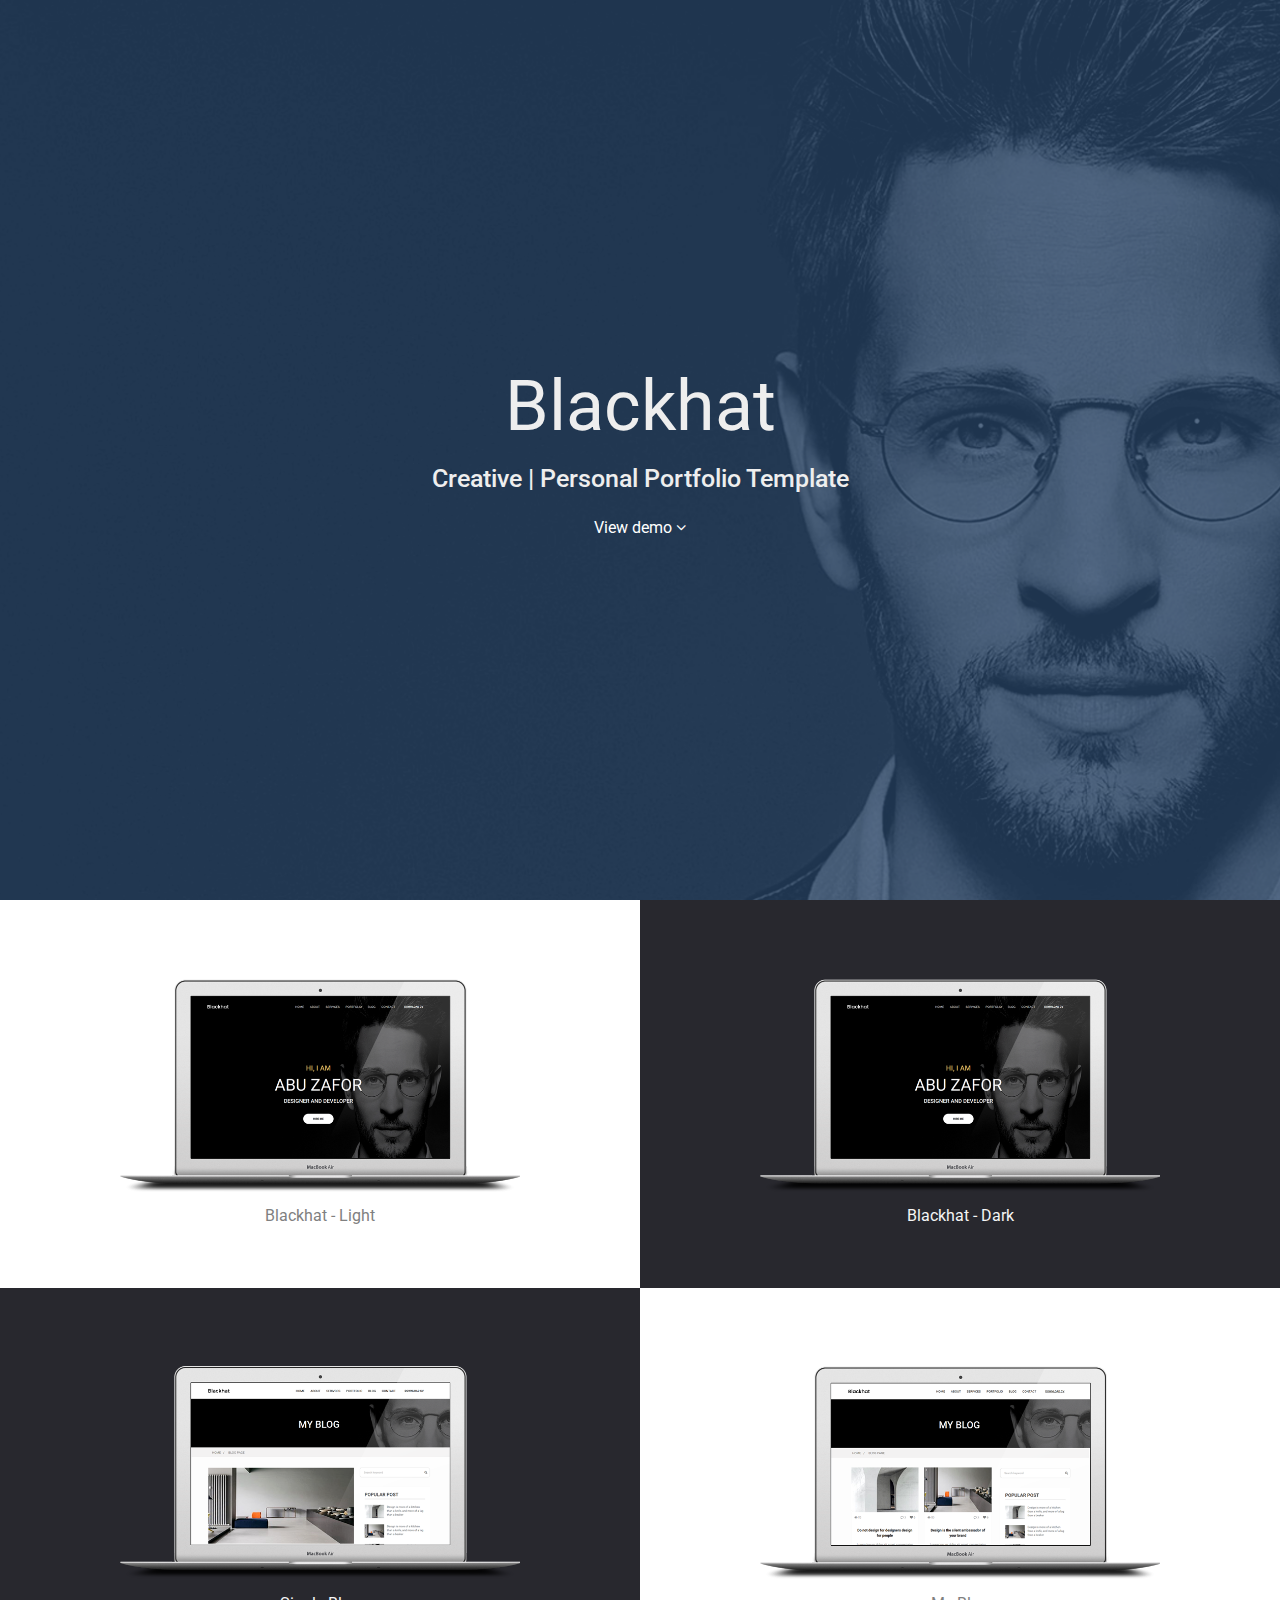
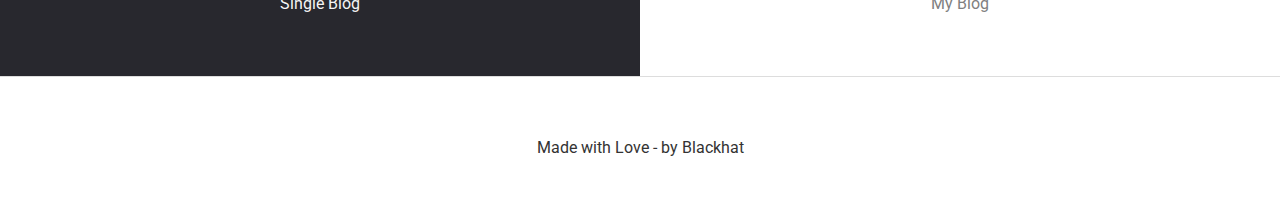
<file: preview/index.html>
<!DOCTYPE HTML>
<html lang="en">
	<head>
		<title>Creative | Personal Portfolio Template</title>
		<meta charset="utf-8">
		<meta http-equiv="X-UA-Compatible" content="IE=edge">
		<meta name="viewport" content="width=device-width, initial-scale=1">

		<!-- css  -->
		<!-- Bootstrap CSS
		============================================ -->
		<link rel="stylesheet" href="https://maxcdn.bootstrapcdn.com/bootstrap/3.3.7/css/bootstrap.min.css">
		<!-- Icon Font CSS
		============================================ -->
		<link rel="stylesheet" href="https://cdnjs.cloudflare.com/ajax/libs/font-awesome/4.7.0/css/font-awesome.min.css">	
		<!-- Google Font CSS
		============================================ -->
		<link href="https://fonts.googleapis.com/css?family=Roboto:300,400,400i,500,700,900" rel="stylesheet">
		<!-- Custom CSS
		============================================ -->  
		<link href="preview.css" type="text/css" rel="stylesheet">
	</head>	
	<body data-spy="scroll" data-target=".navbar" data-offset="50">
		<!-- Heading Content Start -->
		<section id="section-one">
			<div class="header-bg">
				<div class="heading-text">
					<h1>Blackhat</h1>				
					<h3>Creative | Personal Portfolio Template</h3>
					<a href="#section-two" class="default-button bt-transparent">View demo <i class="fa fa-angle-down"></i></a>
				</div>
			</div>
		</section>	
		<!-- Heading Content End -->

		<!-- Demo Section Start -->
		<section id="section-two">
			<div class="about-ul">
				<ul>
					<li>
						<div class="light">
							<a href="http://jafor.cf/demo/portfolio/index-light.html" target="_blank" class="link">
								<img src="images/hello.png" class="img-responsive" alt="hello-light.png">
								Blackhat - Light
							</a>
						</div>
					</li>
					<li>
						<div class="dark">
							<a href="http://jafor.cf/demo/portfolio/index-dark.html" target="_blank" class="link">
								<img src="images/hello.png" class="img-responsive" alt="hello-dark.png">
								Blackhat - Dark
							</a>
						</div>
					</li>
					<li>
						<div class="dark">
							<a href="http://jafor.cf/demo/portfolio/singleblog.html" target="_blank" class="link">
								<img src="images/singleblog.png" class="img-responsive" alt="hello-dark.png">
								Single Blog 
							</a>
						</div>
					</li>
					<li>
						<div class="light">
							<a href="http://jafor.cf/demo/portfolio/blog.html"  target="_blank" class="link">
								<img src="images/my-blog.png" class="img-responsive" alt="hello-light.png">
								My Blog 
							</a>
						</div>
					</li>
				</ul>
			</div>
		</section>
		<!-- Demo Section End -->
		<div class="clearfix"></div>

		<!-- Footer Section Start -->
		<section id="footer">
			<div class="footer-text">
				Made with Love - by Blackhat 
			</div>
		</section>
		<!-- Footer Section End -->
		
		<!-- JS -->
		<!-- jQuery JS
		============================================ -->
		<script src="https://ajax.googleapis.com/ajax/libs/jquery/3.2.0/jquery.min.js"></script>
		<!-- Bootstrap JS
		============================================ -->
		<script src="https://maxcdn.bootstrapcdn.com/bootstrap/3.3.7/js/bootstrap.min.js"></script>
		<!-- Custom JS
		============================================ -->
		<script src="js/custom.js"></script>		
	</body>
</html>
</file>
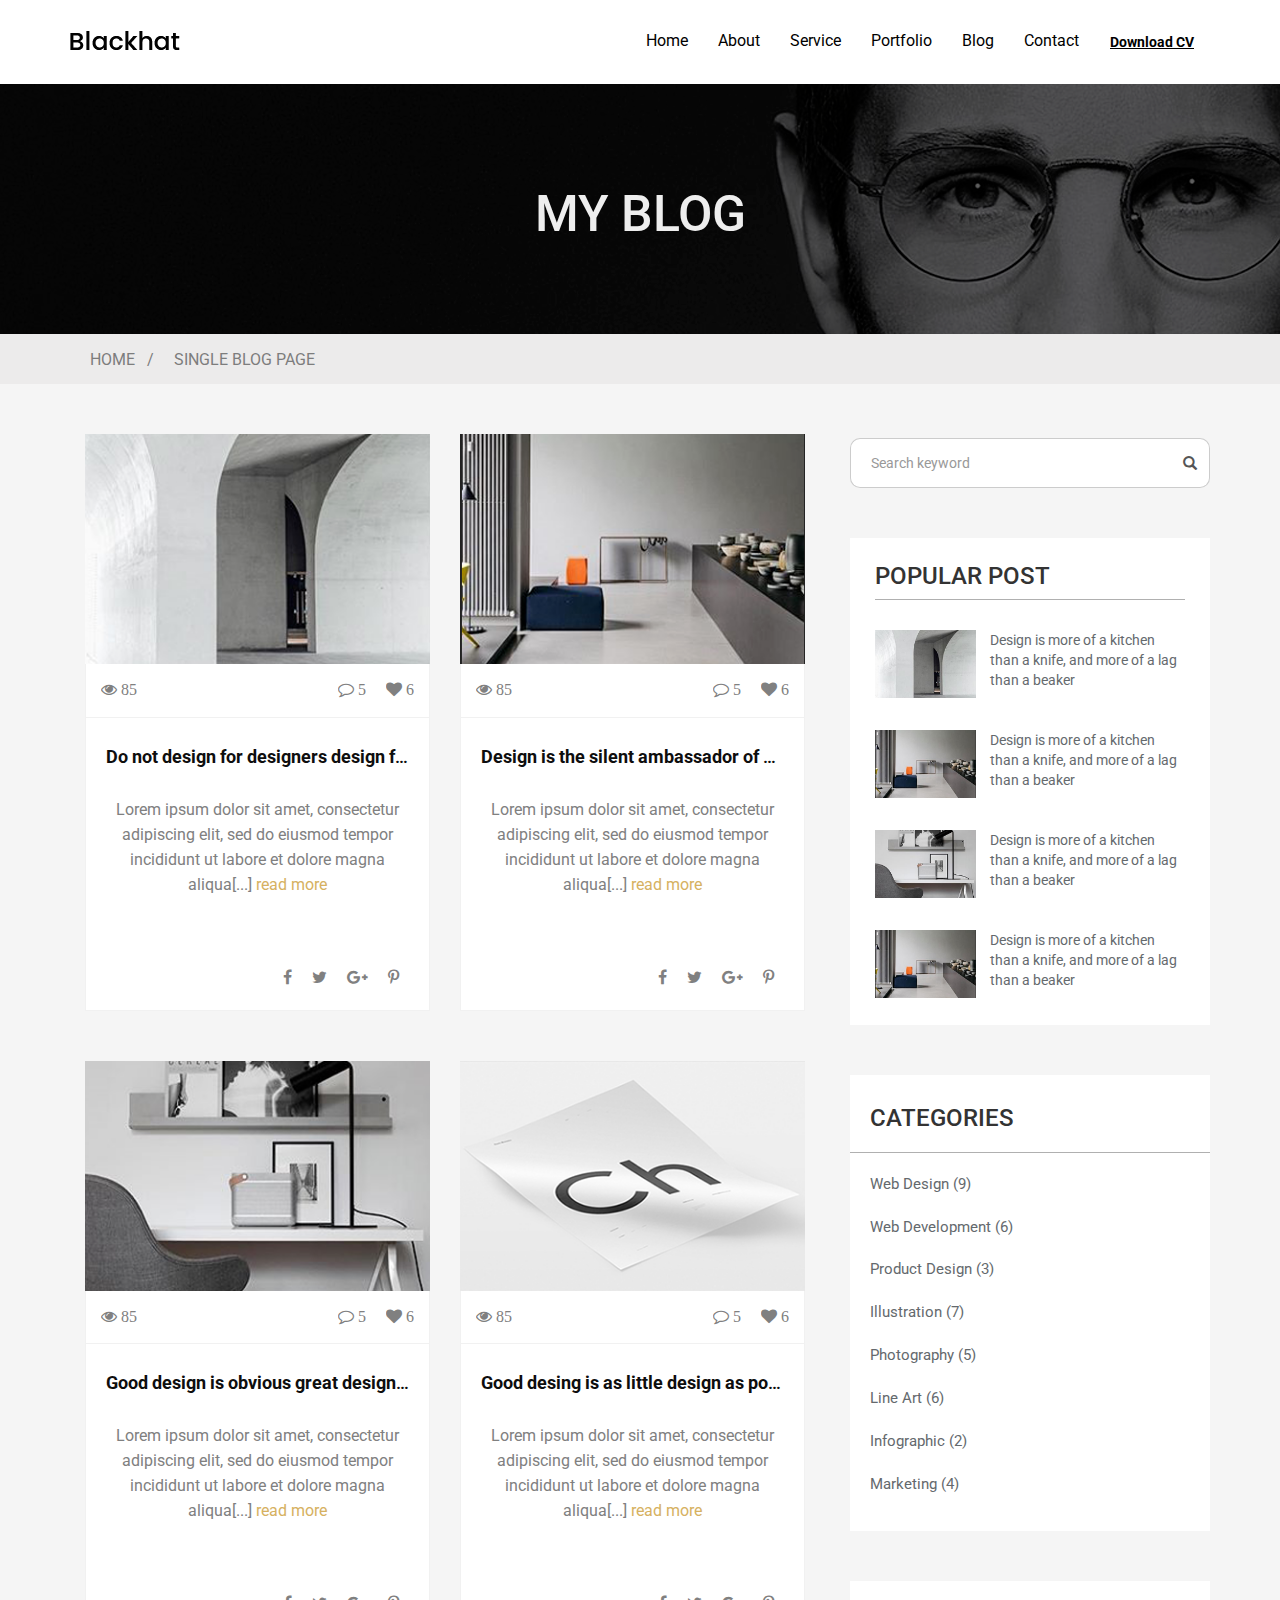
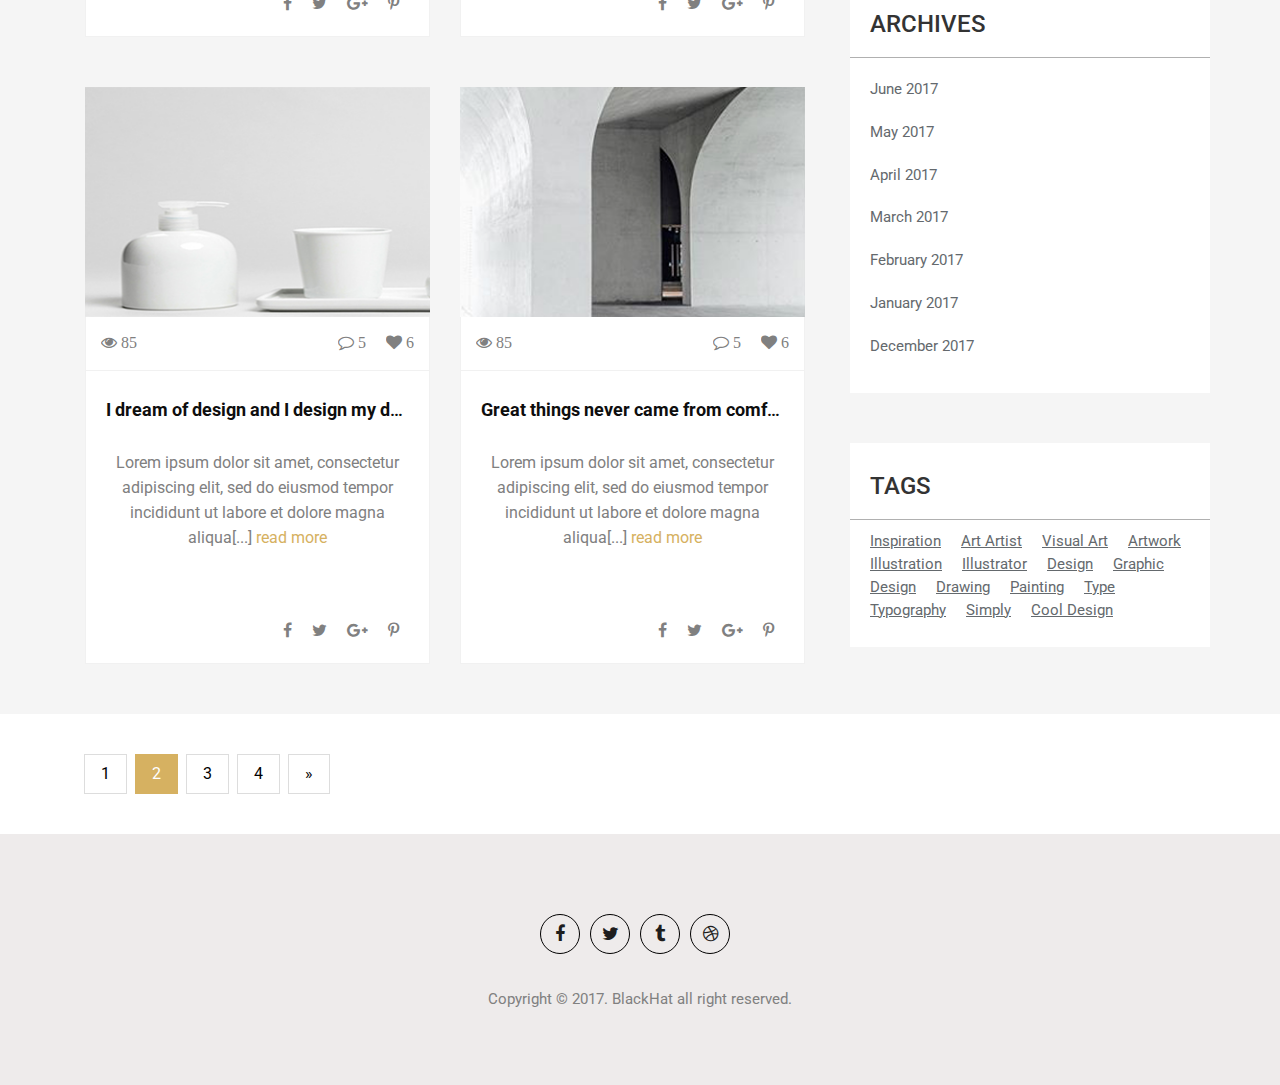
<file: portfolio/blog.html>
<!DOCTYPE HTML>
<html lang="en">
	<head>
		<title>Creative | Personal Portfolio Template</title>
		<meta charset="utf-8">
		<meta http-equiv="X-UA-Compatible" content="IE=edge">
		<meta name="viewport" content="width=device-width, initial-scale=1">
		<link rel="stylesheet" href="https://maxcdn.bootstrapcdn.com/bootstrap/3.3.7/css/bootstrap.min.css">
		<link rel="stylesheet" href="https://cdnjs.cloudflare.com/ajax/libs/font-awesome/4.7.0/css/font-awesome.min.css">	
		<link href="https://fonts.googleapis.com/css?family=Roboto:300,400,400i,500,700,900" rel="stylesheet">   
		<link href="css/blog.css" type="text/css" rel="stylesheet">
	</head>
	<body data-spy="scroll" data-target=".navbar" data-offset="50">
		<section id="section_one">
			<div class="navbg">
				<nav class="navbar">
					<div class="container">
						<!-- Brand and toggle get grouped for better mobile display -->
						<div class="navbar-header">
							<button type="button" class="navbar-toggle collapsed" data-toggle="collapse" data-target="#bs-example-navbar-collapse-1" aria-expanded="false">
								<span class="sr-only">Toggle navigation</span>
								<span class="icon-bar icon_bar"></span>
								<span class="icon-bar icon_bar"></span>
								<span class="icon-bar icon_bar"></span>
							</button>
							<a class="navbar-brand" href="#section_one"><img src="images/blog-img/logo.png" class="img-responsive " alt="logo.png"></a>
						</div>
						<!-- Collect the nav links, forms, and other content for toggling -->
						<div class="collapse navbar-collapse nav_font_color" id="bs-example-navbar-collapse-1">            
							<ul class="nav navbar-nav navbar-right ">
								<li class="active "><a href="index-light.html" class="under_line" >Home</a></li>  
								<li><a href="javascript:void(0)" class="under_line">About</a></li>                         
								<li><a href="javascript:void(0)" class="under_line">Service</a></li>                                
								<li><a href="javascript:void(0)" class="under_line">Portfolio</a></li>                          
								<li><a href="javascript:void(0)" class="under_line">Blog</a></li>                    
								<li><a href="javascript:void(0)" class="under_line">Contact</a></li>						
								<li><a href="javascript:void(0)" class="btn download_btn"><strong><u>Download CV</u></strong></a></li>		
							</ul>						
						</div><!-- /.navbar-collapse -->					
					</div><!-- /.container-fluid -->				
				</nav>
			</div>
			<div class="bannar_bg">
				<div class="bannar_text">
					<h1>MY BLOG</h1>
				</div>
			</div>		
		</section>
		<section id="blog_page">
			<div class="container">				
				<ul>
					<li><a href="index-light.html">HOME &nbsp; /</a></li>					
					<li><a href="singleblog.html">SINGLE BLOG PAGE</a></li>
				</ul>
			</div>
		</section>
		<div class="clearfix"></div>
		<section id="blog_section">
			<div class="container">
				<div class="row">
					<div class="col-md-8">
						<div class="col-md-4 col_width">
							<div class="blog_cont_1">
								<a href="javascript:void(0);"><img src="images/blog-img/blog_image1.png" class="img-responsive" alt="blog_image1.png"></a>
								<div class="blog_body">	
									<div class="blog_1st_ul">
										<ul class="pull-left">
											<li ><a href="javascript:void(0);"><i class="fa fa-eye">  85</i></a></li>
										</ul>
										<ul class="pull-right">
											<li><a href="javascript:void(0);"><i class="fa fa-comment-o">  5</i></a></li>
											<li><a href="javascript:void(0);"><i class="fa fa-heart">  6</i></a></li>								
										</ul>
									</div>
									<div class="clearfix"></div>
									<div class="text-center blog_body_text" >
										<h4><strong>Do not design for designers design for people</strong></h4>
										<p>Lorem ipsum dolor sit amet, consectetur adipiscing elit, sed do eiusmod tempor incididunt ut labore et dolore magna aliqua[...] <a href="javascript:void(0);">read more</a></p>
										<div class="blog_body_footer">																					
											<ul class="pull-right">
												<li class="sm-facebook"><a href="javascript:void(0)"><i class="fa fa-facebook"></i></a></li>
												<li class="sm-twitter"><a href="javascript:void(0)"><i class="fa fa-twitter"></i></a></li>
												<li class="sm-g-plus"><a href="javascript:void(0)"><i class="fa fa-google-plus"></i></a></li>
												<li class="sm-pinterest"><a href="javascript:void(0)"><i class="fa fa-pinterest-p"></i></a></li>
											</ul>									
										</div>									
									</div>
								</div>						
							</div>
						</div>
						<div class="col-md-4 col_width">
							<div class="blog_cont_1">
								<a href="javascript:void(0);"><img src="images/blog-img/blog_image2.png" class="img-responsive" alt="blog_image1.png"></a>
								<div class="blog_body">	
									<div class="blog_1st_ul">
										<ul class="pull-left">
											<li ><a href="javascript:void(0);"><i class="fa fa-eye">  85</i></a></li>
										</ul>
										<ul class="pull-right">
											<li><a href="javascript:void(0);"><i class="fa fa-comment-o">  5</i></a></li>
											<li><a href="javascript:void(0);"><i class="fa fa-heart">  6</i></a></li>								
										</ul>
									</div>
									<div class="clearfix" ></div>
									<div class="text-center blog_body_text" >
										<h4><strong>Design is the silent ambassador of your brand</strong></h4>
										<p>Lorem ipsum dolor sit amet, consectetur adipiscing elit, sed do eiusmod tempor incididunt ut labore et dolore magna aliqua[...] <a href="javascript:void(0);">read more</a></p> 
										<div class="blog_body_footer">																					
											<ul class="pull-right">
												<li class="sm-facebook"><a href="javascript:void(0)"><i class="fa fa-facebook"></i></a></li>
												<li class="sm-twitter"><a href="javascript:void(0)"><i class="fa fa-twitter"></i></a></li>
												<li class="sm-g-plus"><a href="javascript:void(0)"><i class="fa fa-google-plus"></i></a></li>
												<li class="sm-pinterest"><a href="javascript:void(0)"><i class="fa fa-pinterest-p"></i></a></li>
											</ul>									
										</div>									
									</div>
								</div>						
							</div>
						</div>
						<div class="col-md-4 col_width">
							<div class="blog_cont_1">
								<a href="javascript:void(0);"><img src="images/blog-img/blog_image3.png" class="img-responsive" alt="blog_image1.png"></a>
								<div class="blog_body">	
									<div class="blog_1st_ul">
										<ul class="pull-left">
											<li ><a href="javascript:void(0);"><i class="fa fa-eye">  85</i></a></li>
										</ul>
										<ul class="pull-right">
											<li><a href="javascript:void(0);"><i class="fa fa-comment-o">  5</i></a></li>
											<li><a href="javascript:void(0);"><i class="fa fa-heart">  6</i></a></li>								
										</ul>
									</div>
									<div class="clearfix" ></div>
									<div class="text-center blog_body_text" >
										<h4><strong>Good design is obvious great design is</strong></h4>
										<p>Lorem ipsum dolor sit amet, consectetur adipiscing elit, sed do eiusmod tempor incididunt ut labore et dolore magna aliqua[...] <a href="javascript:void(0);">read more</a></p>
										<div class="blog_body_footer">																					
											<ul class="pull-right">
												<li class="sm-facebook"><a href="javascript:void(0)"><i class="fa fa-facebook"></i></a></li>
												<li class="sm-twitter"><a href="javascript:void(0)"><i class="fa fa-twitter"></i></a></li>
												<li class="sm-g-plus"><a href="javascript:void(0)"><i class="fa fa-google-plus"></i></a></li>
												<li class="sm-pinterest"><a href="javascript:void(0)"><i class="fa fa-pinterest-p"></i></a></li>
											</ul>									
										</div>									
									</div>
								</div>						
							</div>
						</div>
						<div class="col-md-4 col_width">
							<div class="blog_cont_1">
								<a href="javascript:void(0);"><img src="images/blog-img/image_2.png" class="img-responsive" alt="blog_image1.png"></a>
								<div class="blog_body">	
									<div class="blog_1st_ul">
										<ul class="pull-left">
											<li ><a href="javascript:void(0);"><i class="fa fa-eye">  85</i></a></li>
										</ul>
										<ul class="pull-right">
											<li><a href="javascript:void(0);"><i class="fa fa-comment-o">  5</i></a></li>
											<li><a href="javascript:void(0);"><i class="fa fa-heart">  6</i></a></li>								
										</ul>
									</div>
									<div class="clearfix" ></div>
									<div class="text-center blog_body_text" >
										<h4><strong>Good desing is as little design as possible</strong></h4>
										<p>Lorem ipsum dolor sit amet, consectetur adipiscing elit, sed do eiusmod tempor incididunt ut labore et dolore magna aliqua[...] <a href="javascript:void(0);">read more</a></p>
										<div class="blog_body_footer">																					
											<ul class="pull-right">
												<li class="sm-facebook"><a href="javascript:void(0)"><i class="fa fa-facebook"></i></a></li>
												<li class="sm-twitter"><a href="javascript:void(0)"><i class="fa fa-twitter"></i></a></li>
												<li class="sm-g-plus"><a href="javascript:void(0)"><i class="fa fa-google-plus"></i></a></li>
												<li class="sm-pinterest"><a href="javascript:void(0)"><i class="fa fa-pinterest-p"></i></a></li>
											</ul>									
										</div>									
									</div>
								</div>						
							</div>
						</div>
						<div class="col-md-4 col_width">
							<div class="blog_cont_1">
								<a href="javascript:void(0);"><img src="images/blog-img/image_3.png" class="img-responsive" alt="blog_image1.png"></a>
								<div class="blog_body">	
									<div class="blog_1st_ul">
										<ul class="pull-left">
											<li ><a href="javascript:void(0);"><i class="fa fa-eye">  85</i></a></li>
										</ul>
										<ul class="pull-right">
											<li><a href="javascript:void(0);"><i class="fa fa-comment-o">  5</i></a></li>
											<li><a href="javascript:void(0);"><i class="fa fa-heart">  6</i></a></li>								
										</ul>
									</div>
									<div class="clearfix"></div>
									<div class="text-center blog_body_text" >
										<h4><strong>I dream of design and I design my dream</strong></h4>
										<p>Lorem ipsum dolor sit amet, consectetur adipiscing elit, sed do eiusmod tempor incididunt ut labore et dolore magna aliqua[...] <a href="javascript:void(0);">read more</a></p>
										<div class="blog_body_footer">																				
											<ul class="pull-right">
												<li class="sm-facebook"><a href="javascript:void(0)"><i class="fa fa-facebook"></i></a></li>
												<li class="sm-twitter"><a href="javascript:void(0)"><i class="fa fa-twitter"></i></a></li>
												<li class="sm-g-plus"><a href="javascript:void(0)"><i class="fa fa-google-plus"></i></a></li>
												<li class="sm-pinterest"><a href="javascript:void(0)"><i class="fa fa-pinterest-p"></i></a></li>
											</ul>									
										</div>									
									</div>
								</div>						
							</div>
						</div>
						<div class="col-md-4 col_width">
							<div class="blog_cont_1">
								<a href="javascript:void(0);"><img src="images/blog-img/blog_image1.png" class="img-responsive" alt="blog_image1.png"></a>
								<div class="blog_body">	
									<div class="blog_1st_ul">
										<ul class="pull-left">
											<li ><a href="javascript:void(0);"><i class="fa fa-eye">  85</i></a></li>
										</ul>
										<ul class="pull-right">
											<li><a href="javascript:void(0);"><i class="fa fa-comment-o">  5</i></a></li>
											<li><a href="javascript:void(0);"><i class="fa fa-heart">  6</i></a></li>								
										</ul>
									</div>
									<div class="clearfix" ></div>
									<div class="text-center blog_body_text" >
										<h4><strong>Great things never came from comfort zones</strong></h4>
										<p>Lorem ipsum dolor sit amet, consectetur adipiscing elit, sed do eiusmod tempor incididunt ut labore et dolore magna aliqua[...] <a href="javascript:void(0);">read more</a></p>
										<div class="blog_body_footer">																					
											<ul class="pull-right">
												<li class="sm-facebook"><a href="javascript:void(0)"><i class="fa fa-facebook"></i></a></li>
												<li class="sm-twitter"><a href="javascript:void(0)"><i class="fa fa-twitter"></i></a></li>
												<li class="sm-g-plus"><a href="javascript:void(0)"><i class="fa fa-google-plus"></i></a></li>
												<li class="sm-pinterest"><a href="javascript:void(0)"><i class="fa fa-pinterest-p"></i></a></li>
											</ul>									
										</div>									
									</div>
								</div>						
							</div>
						</div>
					</div>
					<div class="col-md-4">
						<div class="colmd4_width">	
							<div id="imaginary_container"> 
								<div class="input-group stylish-input-group">
									<input type="text" class="form-control form_border_radius"  placeholder="Search keyword" >
									<span class="input-group-addon form_radius">
										<button type="submit">
											<span class="glyphicon glyphicon-search"></span>
										</button>  
									</span>
								</div>
							</div>
						</div>
						<div class="clearfix"></div>
						<div class="sidbar_one">
							<div class="one_category">
								<h3>POPULAR POST</h3>	
							</div>
							<ul>
								<li class="margin_top">
									<a href="javascript:void(0);"><img src="images/blog-img/blog_image1.png" class="img-responsive" alt="sideimg_one.png"></a>
								</li>
								<li class="margin_top">
									<a href="javascript:void(0);"><p class="sidbar_p_text">Design is more of a kitchen than a knife, and more of a lag than a beaker</p></a>
								</li>
								<li class="margin_top">
									<a href="javascript:void(0);"><img src="images/blog-img/blog_image2.png" class="img-responsive" alt="sideimg_one.png"></a>
								</li>
								<li class="margin_top">
									<a href="javascript:void(0);"><p class="sidbar_p_text">Design is more of a kitchen than a knife, and more of a lag than a beaker</p></a>
								</li>	
								<li class="margin_top">
									<a href="javascript:void(0);"><img src="images/blog-img/blog_image3.png" class="img-responsive" alt="sideimg_one.png"></a>
								</li>
								<li class="margin_top">
									<a href="javascript:void(0);"><p class="sidbar_p_text">Design is more of a kitchen than a knife, and more of a lag than a beaker</p></a>
								</li>	
								<li class="margin_top">
									<a href="javascript:void(0);"><img src="images/blog-img/blog_image2.png" class="img-responsive" alt="sideimg_one.png"></a>
								</li>
								<li class="margin_top">
									<a href="javascript:void(0);"><p class="sidbar_p_text">Design is more of a kitchen than a knife, and more of a lag than a beaker</p></a>
								</li>
							</ul>
						</div>
						<div class="clearfix"></div>
						<div class="categories">
							<div class="cat_egory">
								<h3>CATEGORIES</h3>
							</div>							
							<div class="side_category">
								<ul>
									<li><a href="javascript:void(0);">Web Design (9)</a></li>
									<li><a href="javascript:void(0);">Web Development (6)</a></li>
									<li><a href="javascript:void(0);">Product Design (3)</a></li>
									<li><a href="javascript:void(0);">Illustration (7)</a></li>
									<li><a href="javascript:void(0);">Photography (5)</a></li>
									<li><a href="javascript:void(0);">Line Art (6)</a></li>
									<li><a href="javascript:void(0);">Infographic (2)</a></li>
									<li><a href="javascript:void(0);">Marketing (4)</a></li>
								</ul>
							</div>
						</div>
						<div class="clearfix"></div>
						<div class="archives">
							<div class="cat_egory">
								<h3>ARCHIVES</h3>
							</div>							
							<div class="side_category">
								<ul>
									<li><a href="javascript:void(0);">June 2017</a></li>
									<li><a href="javascript:void(0);">May 2017</a></li>
									<li><a href="javascript:void(0);">April 2017</a></li>
									<li><a href="javascript:void(0);">March 2017</a></li>
									<li><a href="javascript:void(0);">February 2017</a></li>
									<li><a href="javascript:void(0);">January 2017</a></li>
									<li><a href="javascript:void(0);">December 2017</a></li>
								</ul>
							</div>
						</div>
						<div class="clearfix"></div>
						<div class="tags">
							<div class="cat_egory">
								<h3>TAGS</h3>
							</div>							
							<div class="tag_category">
								<ul>
									<li><a href="javascript:void(0);"><u>Inspiration</u></a></li>
									<li><a href="javascript:void(0);"><u>Art Artist</u></a></li>
									<li><a href="javascript:void(0);"><u>Visual Art</u></a></li>
									<li><a href="javascript:void(0);"><u>Artwork</u></a></li>
									<li><a href="javascript:void(0);"><u>Illustration</u></a></li>
									<li><a href="javascript:void(0);"><u>Illustrator</u></a></li>
									<li><a href="javascript:void(0);"><u>Design</u></a></li>
									<li><a href="javascript:void(0);"><u>Graphic </u></a></li>
									<li><a href="javascript:void(0);"><u>Design</u></a></li>
									<li><a href="javascript:void(0);"><u>Drawing</u></a></li>
									<li><a href="javascript:void(0);"><u>Painting</u></a></li>
									<li><a href="javascript:void(0);"><u>Type</u></a></li>
									<li><a href="javascript:void(0);"><u>Typography</u></a></li>
									<li><a href="javascript:void(0);"><u>Simply</u></a></li>
									<li><a href="javascript:void(0);"><u>Cool Design</u></a></li>
								</ul>
							</div>
						</div>						
					</div>
				</div>
			</div>
					
		</section>
		<div class="clearfix"></div>
		<section id="paggin_section">
			<div class="container">
				<div class="row">
					<div class="col-md-12">
						<div class="pagination">						
							<a href="javascript:void(0);">1</a>
							<a href="javascript:void(0);" class="active">2</a>
							<a href="javascript:void(0);">3</a>
							<a href="javascript:void(0);">4</a>							
							<a href="javascript:void(0);">&raquo;</a>
						</div>
					</div>
				</div>
			</div>
		</section>
		<div class="clearfix"></div>
		<section id="footer_section">
			<div class="container">
				<div class="row">
					<div class="col-md-12">
						<div class="footer_icon">
							<ul>
								<li>
									<div class="footer_icon_bg facebook">
										<a href="javascript:void(0);"><i class="fa fa-facebook footer_icon_size" ></i></a>
									</div>
								</li>
								<li>
									<div class="footer_icon_bg twitter">
										<a href="javascript:void(0);"><i class="fa fa-twitter footer_icon_size" ></i></a>
									</div>
								</li>
								<li>
									<div class="footer_icon_bg tumblr">
										<a href="javascript:void(0);"><i class="fa fa-tumblr footer_icon_size" ></i></a>
									</div>
								</li>
								<li>
									<div class="footer_icon_bg dribbble">
										<a href="javascript:void(0);"><i class="fa fa-dribbble footer_icon_size" ></i></a>
									</div>
								</li>
							</ul>
						</div>
						<div class="footer_text_p">
							<p>Copyright &copy; 2017. BlackHat all right reserved.</p>
						</div>
					</div>
				</div>
			</div>
			<div class='scrolltop'>
				<div class='scroll icon'><i class="fa fa-angle-up"></i></div>
			</div>
		</section>		
		<script src="https://ajax.googleapis.com/ajax/libs/jquery/3.2.0/jquery.min.js"></script>
		<script src="https://maxcdn.bootstrapcdn.com/bootstrap/3.3.7/js/bootstrap.min.js"></script>
		<script src="js/custom.blog.js"></script>
	</body>
</html>
</file>
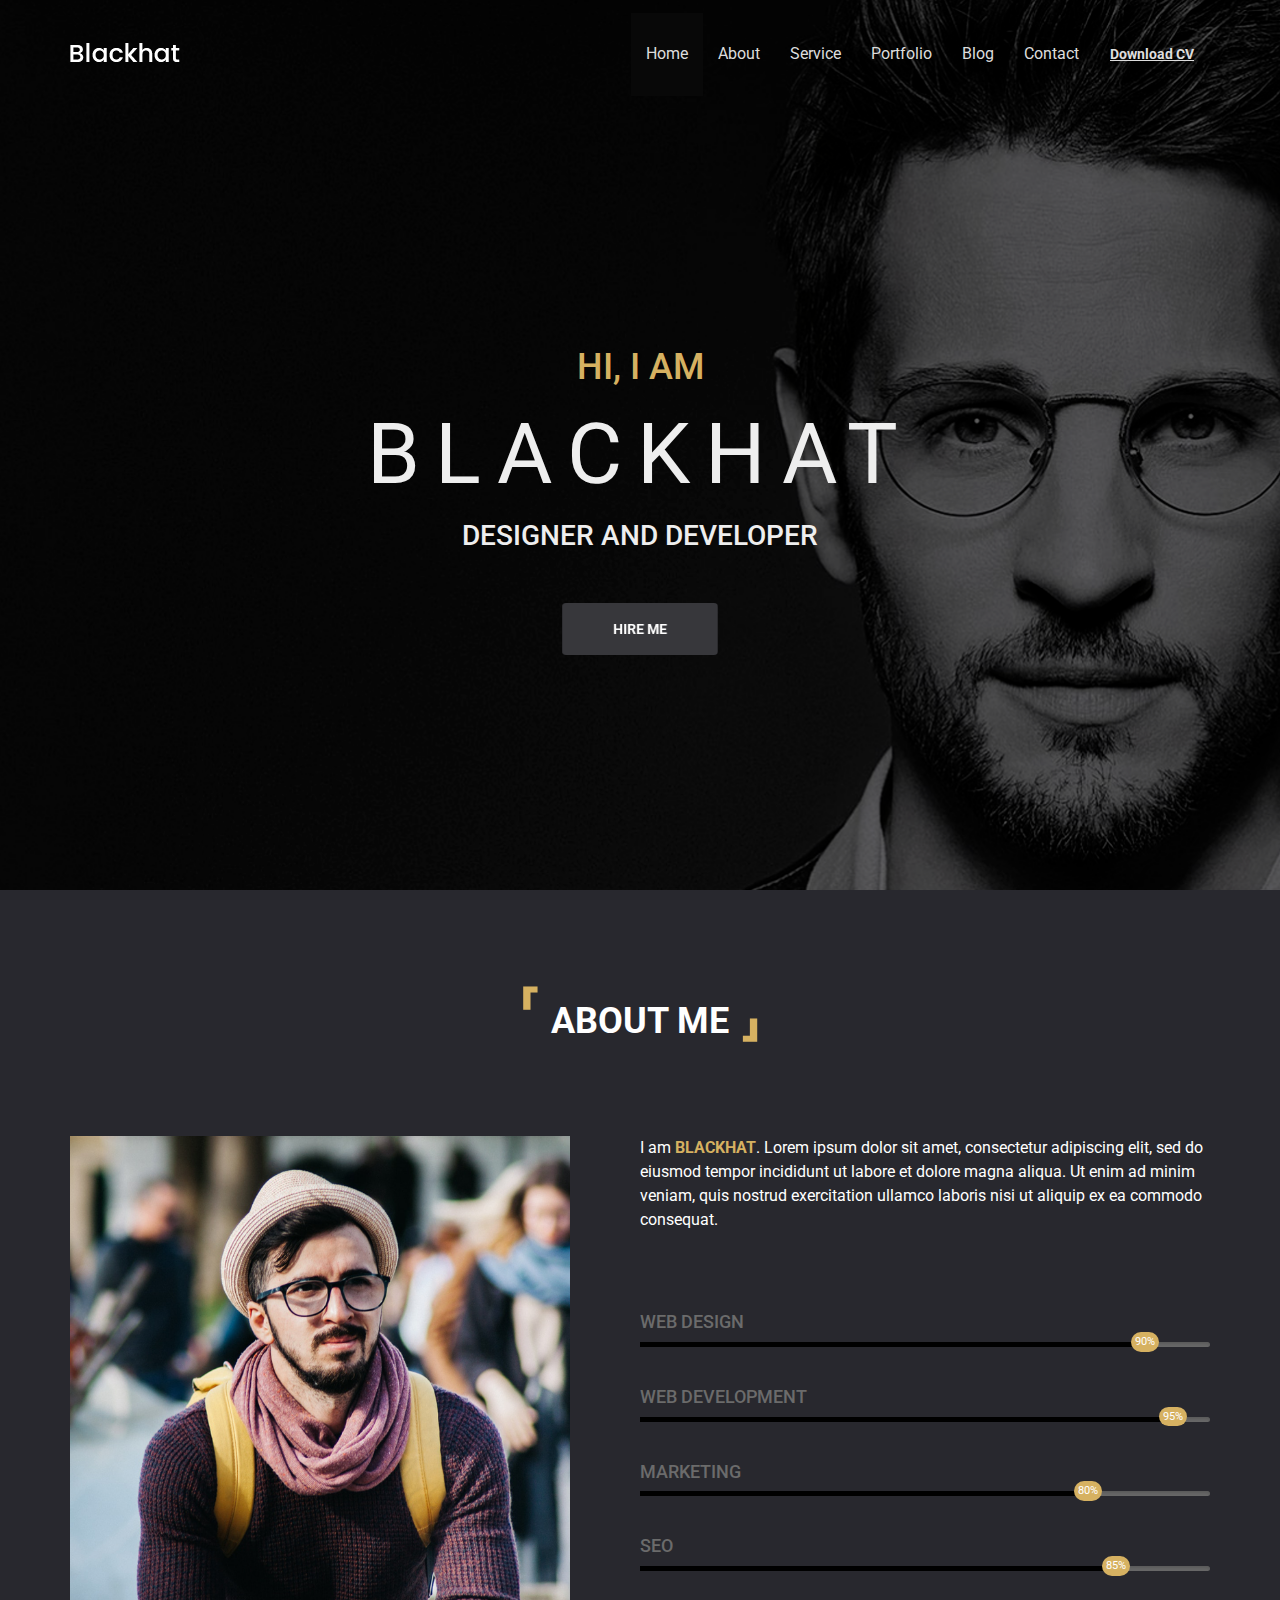
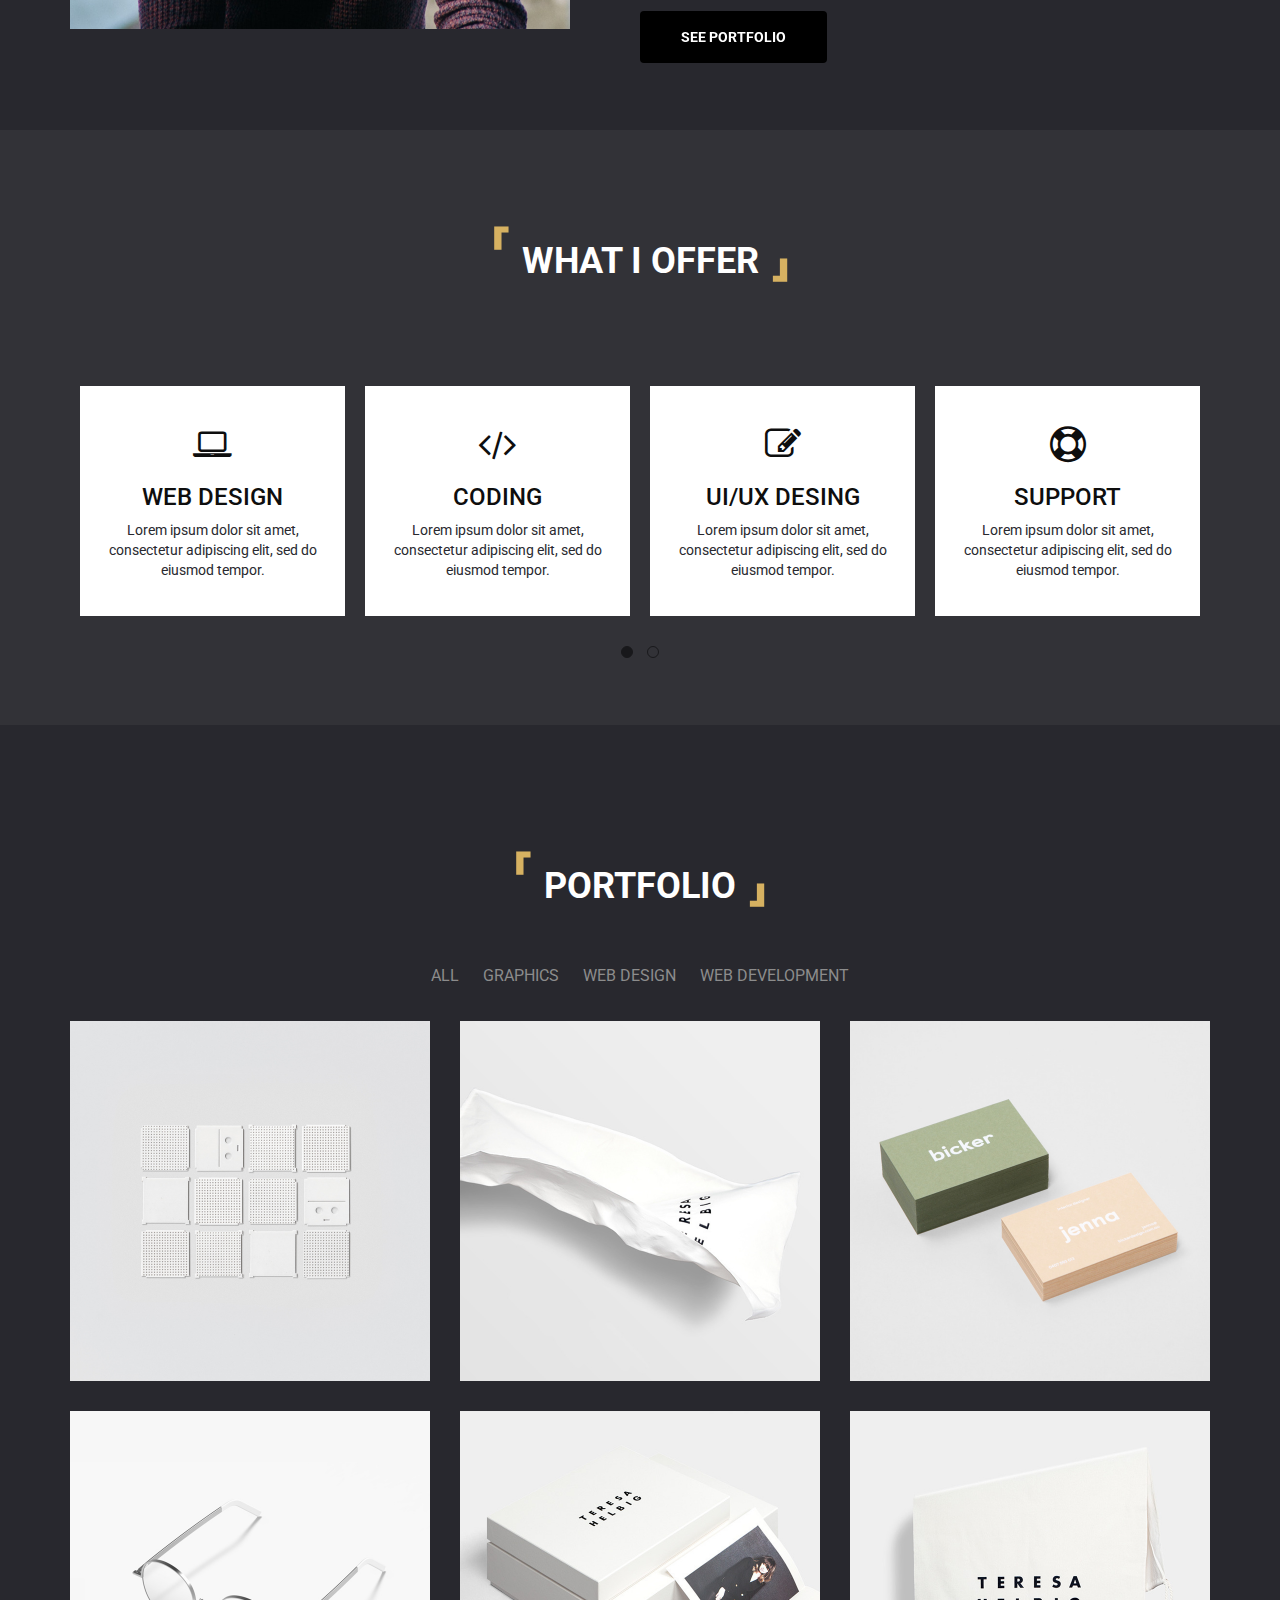
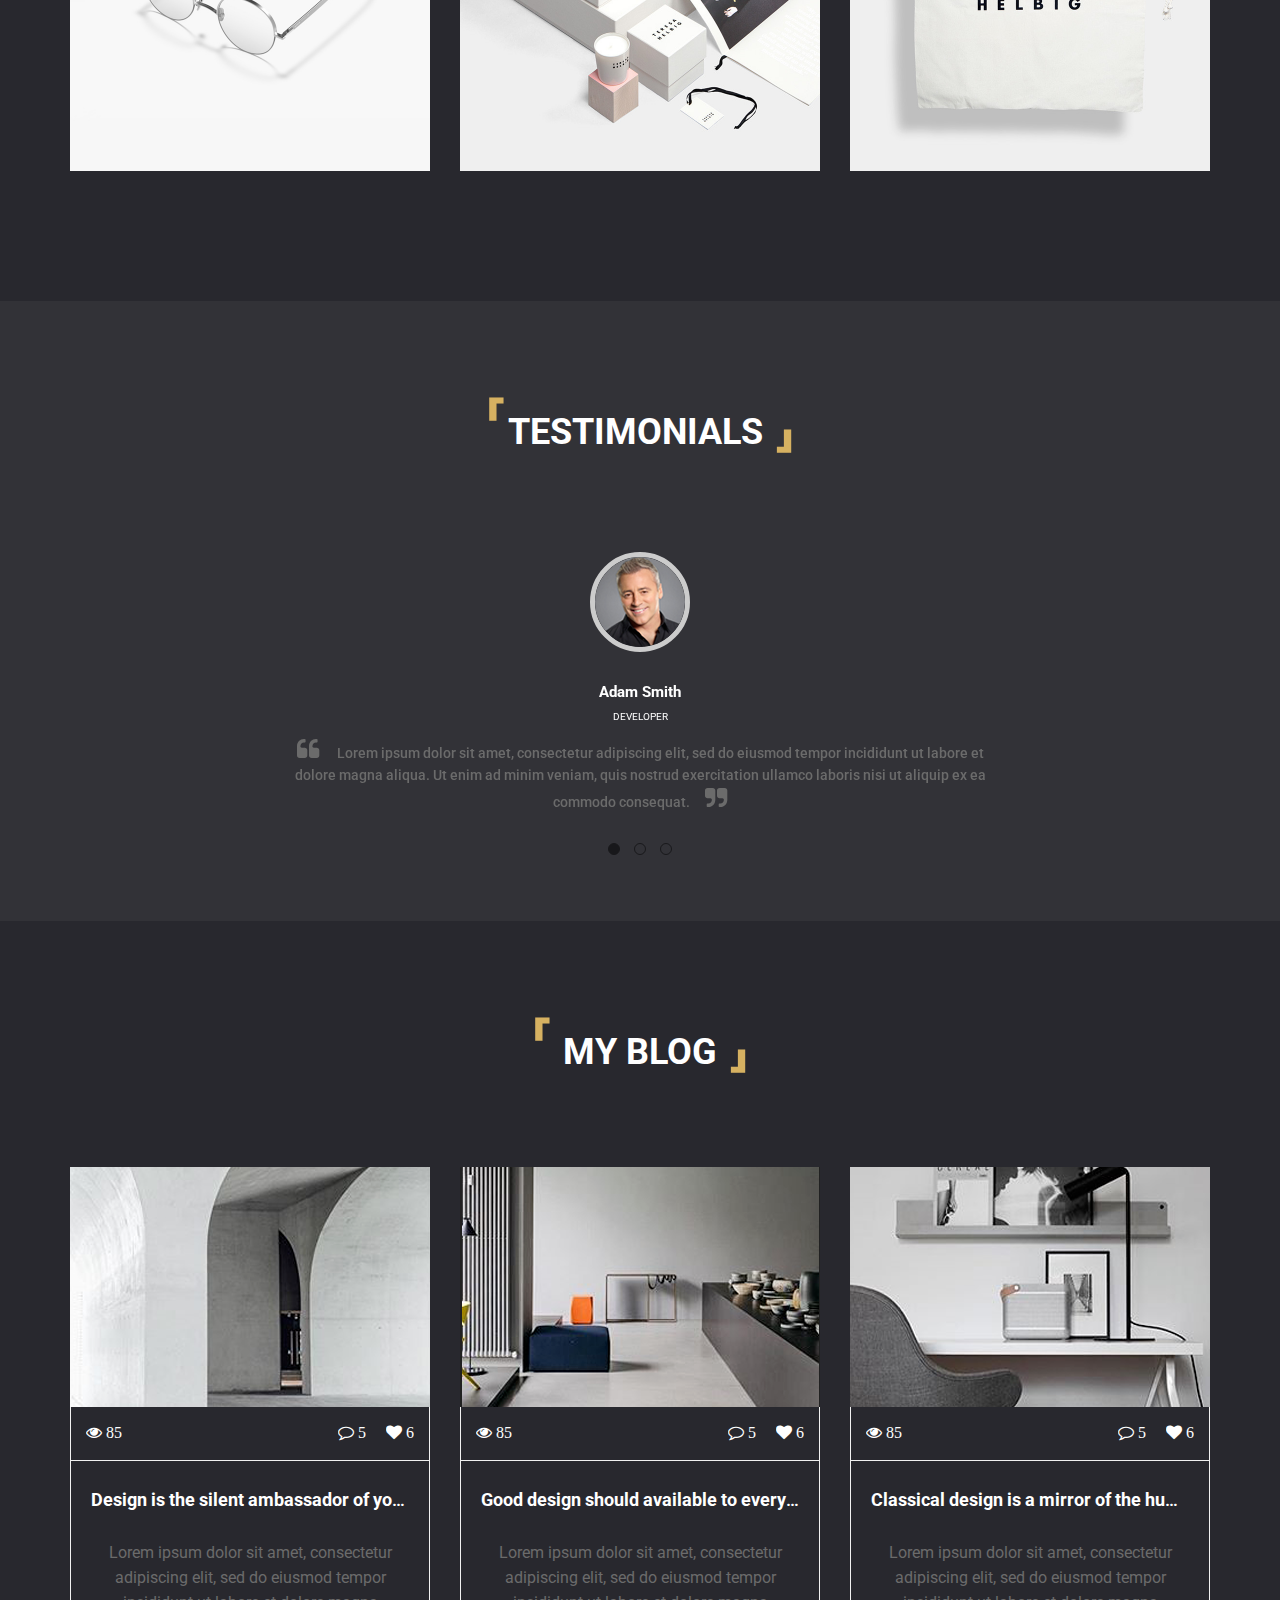
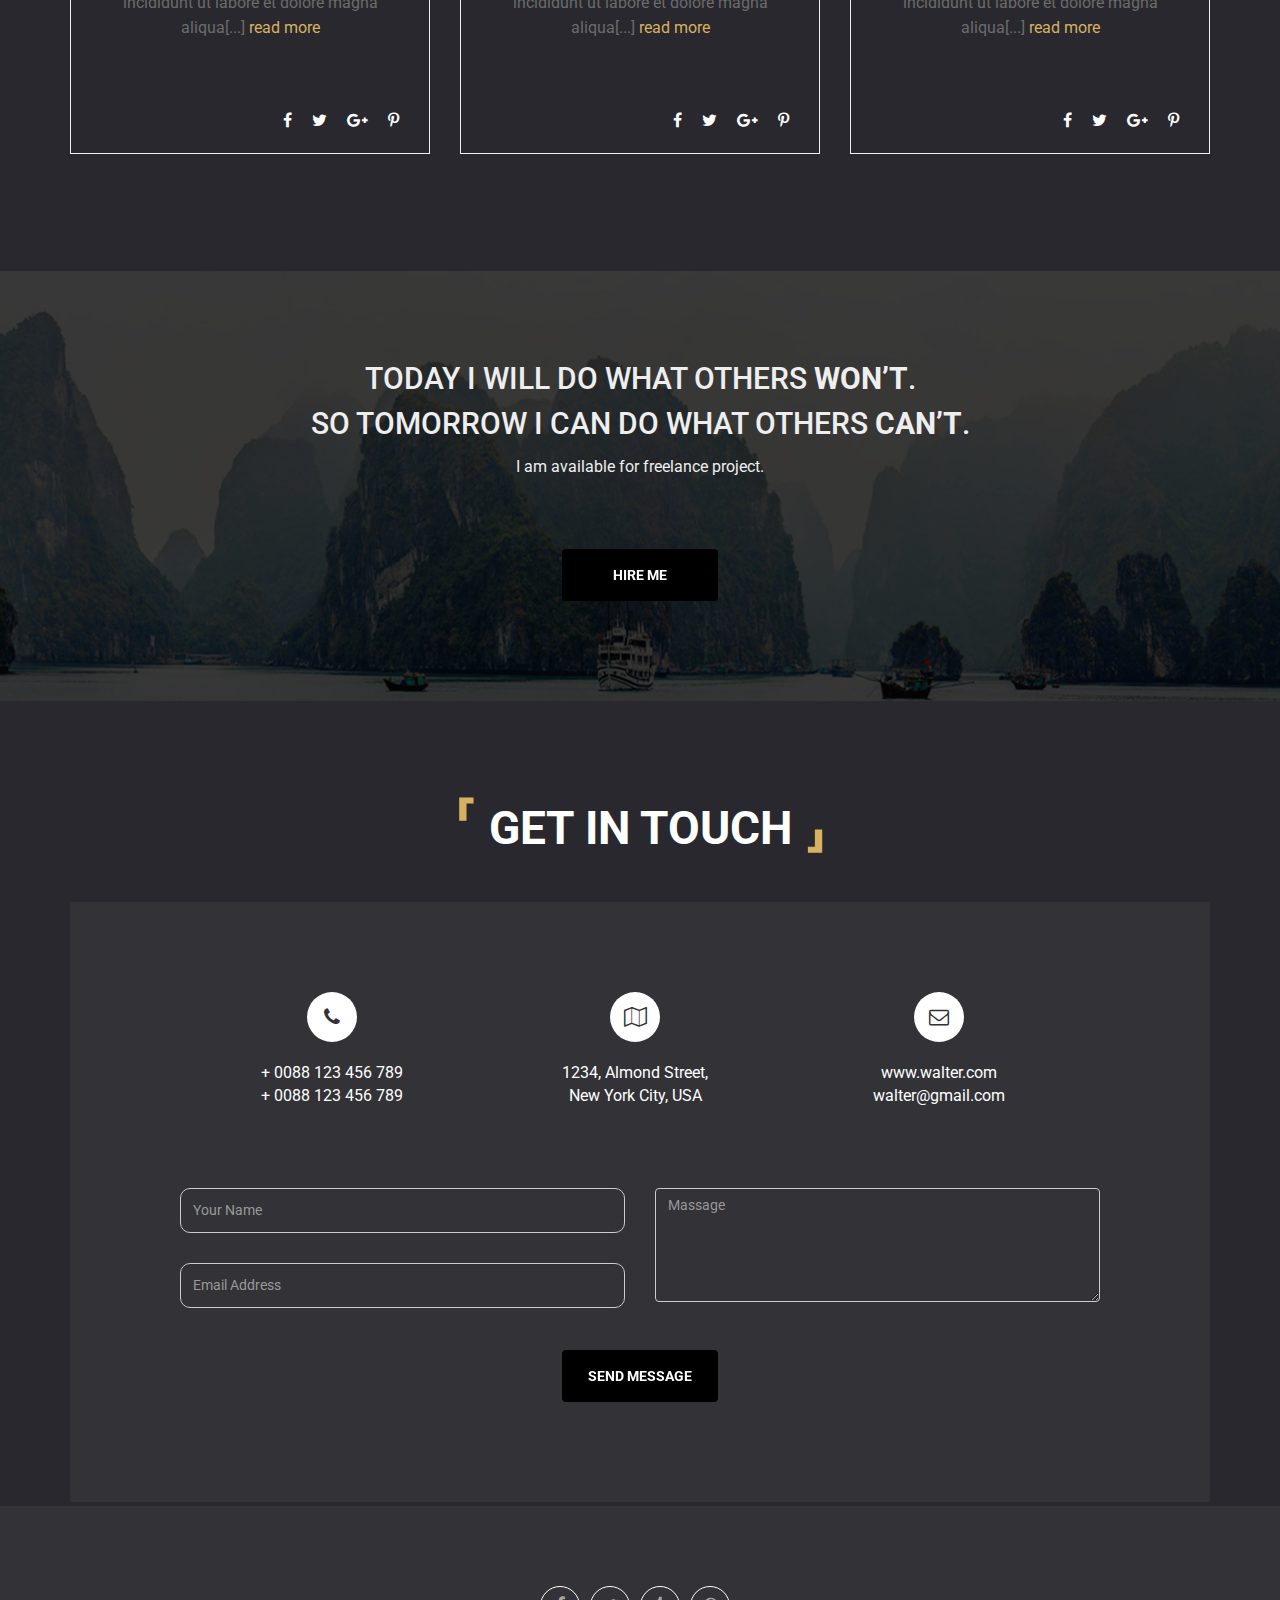
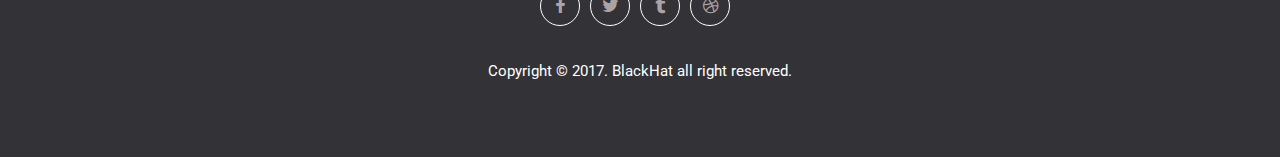
<file: portfolio/index-dark.html>
<!DOCTYPE HTML>
<html lang="en">
	<head>
		<title>Creative | Personal Portfolio Template</title>
		<meta charset="utf-8">
		<meta http-equiv="X-UA-Compatible" content="IE=edge">
		<meta name="viewport" content="width=device-width, initial-scale=1">
		<link rel="stylesheet" href="https://maxcdn.bootstrapcdn.com/bootstrap/3.3.7/css/bootstrap.min.css">
		<link rel="stylesheet" href="https://cdnjs.cloudflare.com/ajax/libs/font-awesome/4.7.0/css/font-awesome.min.css">	
		<link href="https://fonts.googleapis.com/css?family=Roboto:300,400,400i,500,700,900" rel="stylesheet">  
		<link href="css/owl.carousel.css" rel="stylesheet" type="text/css">
		<link href="css/owl.theme.css" rel="stylesheet" type="text/css">
		<link href="css/owl.transitions.css" rel="stylesheet" type="text/css">
		<link href="css/all.css" rel="stylesheet">
		<link href="css/jquery.fancybox.css" type="text/css" rel="stylesheet">
		<link href="css/jquery.fancybox.min.css" type="text/css" rel="stylesheet">
		<link href="css/style-dark.css" type="text/css" rel="stylesheet">
	</head>	
	<body data-spy="scroll" data-target=".navbar" data-offset="50">
		<section id="section_1">			
			<div class="header_bg">
				<div class="nav_bg" id="zaf_sticker">
					<nav class="navbar navbar-inverse  transparent_nav">
						<div class="container">
							<!-- Brand and toggle get grouped for better mobile display -->
							<div class="navbar-header">
								<button type="button" class="navbar-toggle collapsed" data-toggle="collapse" data-target="#bs-example-navbar-collapse-1" aria-expanded="false">
									<span class="sr-only">Toggle navigation</span>
									<span class="icon-bar"></span>
									<span class="icon-bar"></span>
									<span class="icon-bar"></span>
								</button>
								<a class="navbar-brand" href="#section_1"><img src="images/portfoilo-dark-img/logo_one.png" class="img-responsive " alt="logo.png"></a>
							</div>
							<!-- Collect the nav links, forms, and other content for toggling -->
							<div class="collapse navbar-collapse nav_font_color" id="bs-example-navbar-collapse-1">            
								<ul class="nav navbar-nav navbar-right">
									<li class="active"><a href="#section_1" class="under_line" >Home</a></li>  
									<li><a href="#about_section" class="under_line">About</a></li>                         
									<li><a href="#offer_section" class="under_line">Service</a></li>                                
									<li><a href="#portfolio_section" class="under_line">Portfolio</a></li>                          
									<li><a href="#myblog_section" class="under_line">Blog</a></li>                    
									<li><a href="#getin_touch_section" class="under_line">Contact</a></li>						
									<li><a type="submit" class="btn download_btn"><strong><u>Download CV</u></strong></a></li>		
								</ul>						
							</div><!-- /.navbar-collapse -->					
						</div><!-- /.container-fluid -->				
					</nav>
				</div>	
				<div class="heading_text">
					<h2>HI, I AM</h2>				
					<h1>BLACKHAT</h1>	
					<h3>DESIGNER AND DEVELOPER</h3>
				</div>
				<div class="hire_btn">
					<a class="btn hireme_btn"><strong>HIRE ME</strong></a>
				</div>
			</div>
		</section>	
		<section id="about_section">
			<div class="container">
				<div class="row">
					<div class="col-md-12">				
						<div class=" about_me">
							<h1><strong><span style="color:#d6b161;font-size:60px;">&#11810;</span> ABOUT ME <span style="color:#d6b161;font-size:60px;">&#11813;</span></strong></h1>			
						</div>
						<div class="about_ul">
							<ul>
								<li>
									<div class="about_img_align">
										<img src="images/portfoilo-dark-img/profile_photo.png" class="img-responsive" alt="profile_photo.png">
									</div>
								</li>
								<li>
									<div class="li_top_padding">
										<p style="font-size:16px;line-height: 24px;">
											I am <strong class="wlater_color">BLACKHAT</strong>. Lorem ipsum dolor sit amet, consectetur adipiscing elit, sed do eiusmod tempor incididunt ut labore et dolore magna aliqua. Ut enim ad minim veniam, quis nostrud exercitation ullamco laboris nisi ut aliquip ex ea commodo consequat.
										</p>
										<div class="for_skilbar">
											<h4>WEB DESIGN</h4>
											<div id="bar1" class="barfiller">
												<div class="tipWrap">
													<span class="tip"></span>
												</div>
												<span class="fill" data-percentage="90"></span>
											</div>
											<h4>WEB DEVELOPMENT</h4>
											<div id="bar2" class="barfiller">
												<div class="tipWrap">
													<span class="tip"></span>
												</div>
												<span class="fill" data-percentage="95"></span>
											</div>
											<h4>MARKETING</h4>
											<div id="bar3" class="barfiller">
												<div class="tipWrap">
													<span class="tip"></span>
												</div>
												<span class="fill" data-percentage="80"></span>
											</div>
											<h4>SEO</h4>
											<div id="bar4" class="barfiller">
												<div class="tipWrap">
													<span class="tip"></span>
												</div>
												<span class="fill" data-percentage="85"></span>
											</div>											
											<div class="">
												<a class="btn portfolio_btn"><strong>SEE PORTFOLIO</strong></a>
											</div>
										</div>
									</div>
								</li>
							</ul>
						</div>
					</div>
				</div>
			</div>
		</section>	
		<section id="offer_section">
			<div class="container">
				<div class="row">
					<div class="col-md-12">
						<div class=" offer_text">
							<h1><strong><span style="color:#d6b161;font-size:60px;">&#11810;</span> WHAT I OFFER <span style="color:#d6b161;font-size:60px;">&#11813;</span></strong></h1>			
						</div>
						<div class="offer_owl ">
							<div id="owl-demo">				  
								<div class="item">
									<a href="javascript:void(0)">
										<div class="offer_box">
											<i class="fa fa-laptop" style="font-size:36px;padding-top: 40px;"></i>
											<h3>WEB DESIGN</h3>
											<p>Lorem ipsum dolor sit amet, consectetur adipiscing elit, sed do eiusmod tempor.</p>
										</div>
									</a>
								</div>
								<div class="item">
									<a href="javascript:void(0)">
										<div class="offer_box">
											<i class="fa fa-code" style="font-size:36px;padding-top: 40px;"></i>
											<h3>CODING</h3>
											<p>Lorem ipsum dolor sit amet, consectetur adipiscing elit, sed do eiusmod tempor.</p>
										</div>
									</a>
								</div>	
								<div class="item">
									<a href="javascript:void(0)">
										<div class="offer_box">
											<i class="fa fa-edit" style="font-size:36px;padding-top: 40px;"></i>
											<h3>UI/UX DESING</h3>
											<p>Lorem ipsum dolor sit amet, consectetur adipiscing elit, sed do eiusmod tempor.</p>
										</div>
									</a>
								</div>	
								<div class="item">
									<a href="javascript:void(0)">
										<div class="offer_box">
											<i class="fa fa-life-ring" style="font-size:36px;padding-top: 40px;"></i>
											<h3>SUPPORT</h3>
											<p>Lorem ipsum dolor sit amet, consectetur adipiscing elit, sed do eiusmod tempor.</p>
										</div>
									</a>
								</div>
								<div class="item">
									<a href="javascript:void(0)">
										<div class="offer_box">
											<i class="fa fa-laptop" style="font-size:36px;padding-top: 40px;"></i>
											<h3>WEB DESIGN</h3>
											<p>Lorem ipsum dolor sit amet, consectetur adipiscing elit, sed do eiusmod tempor.</p>
										</div>
									</a>
								</div>
								<div class="item">
									<a href="javascript:void(0)">
										<div class="offer_box">
											<i class="fa fa-code" style="font-size:36px;padding-top: 40px;"></i>
											<h3>CODING</h3>
											<p>Lorem ipsum dolor sit amet, consectetur adipiscing elit, sed do eiusmod tempor.</p>
										</div>
									</a>
								</div>	
								<div class="item">
									<a href="javascript:void(0)">
										<div class="offer_box">
											<i class="fa fa-edit" style="font-size:36px;padding-top: 40px;"></i>
											<h3>UI/UX DESING</h3>
											<p>Lorem ipsum dolor sit amet, consectetur adipiscing elit, sed do eiusmod tempor.</p>
										</div>
									</a>
								</div>	
								<div class="item">
									<a href="javascript:void(0)">
										<div class="offer_box">
											<i class="fa fa-life-ring" style="font-size:36px;padding-top: 40px;"></i>
											<h3>SUPPORT</h3>
											<p>Lorem ipsum dolor sit amet, consectetur adipiscing elit, sed do eiusmod tempor.</p>
										</div>
									</a>
								</div>															
							</div>
						</div>
					</div>
				</div>
			</div>
		</section>
		<section id="portfolio_section">
			<div class="container">
				<div class="row">				
					<div class="portfolio_text">
						<h1><strong><span style="color:#d6b161;font-size:60px;">&#11810;</span> PORTFOLIO <span style="color:#d6b161;font-size:60px;">&#11813;</span></strong></h1>	
					</div>
					<div class="portfolio_align">
						<div class="portfolio_menu">
							<ul id="filterOptions">
								<li><a class="active button_bg" data-filter="*">ALL </a></li>
								<li><a class="button_bg" data-filter=".cat1">GRAPHICS</a></li>
								<li><a class="button_bg" data-filter=".ca2">WEB DESIGN</a></li>
								<li><a class="button_bg" data-filter=".cat3">WEB DEVELOPMENT</a></li>
							</ul>
						</div>
					</div>
					<div class="grid">
						<div class="col-md-4 grid-item cat1">
							<div class="portfolio">
								<div class="portfolio_filter">	
									<div class="porfolio_fa_icon">
										<a href="images/portfoilo-dark-img/img_1.png" data-fancybox="group" class="fancybox"  data-width="2048" data-height="1365"><i class="fa fa-plus fa_icon_style test"></i></a>
										<a href="javascript:void(0)"><i class="fa fa-link fa_icon_style test" ></i></a>
										<p class="portfolio_text_p"><strong>Product Design</strong></p>
									</div>											
								</div>
								<img src="images/portfoilo-dark-img/img_1.png" alt="Burton Albion" class="img-responsive">
							</div>
						</div>
						<div class="col-md-4 grid-item ca2">
							<div class="portfolio">
								<div class="portfolio_filter">	
									<div class="porfolio_fa_icon">
										<a href="images/portfoilo-dark-img/img_3.png" data-fancybox="group" class="fancybox"  data-width="2048" data-height="1365"><i class="fa fa-plus fa_icon_style test"></i></a>
										<a href="javascript:void(0)"><i class="fa fa-link fa_icon_style test" ></i></a>
										<p class="portfolio_text_p"><strong>Product Design</strong></p>
									</div>											
								</div>
								<img src="images/portfoilo-dark-img/img_3.png" alt="Burton Albion" class="img-responsive">
							</div>
						</div>
						<div class="col-md-4 grid-item cat3">
							<div class="portfolio">
								<div class="portfolio_filter">	
									<div class="porfolio_fa_icon">
										<a href="images/portfoilo-dark-img/img_5.png" data-fancybox="group" class="fancybox"  data-width="2048" data-height="1365"><i class="fa fa-plus fa_icon_style test"></i></a>
										<a href="javascript:void(0)"><i class="fa fa-link fa_icon_style test" ></i></a>
										<p class="portfolio_text_p"><strong>Product Design</strong></p>
									</div>											
								</div>
								<img src="images/portfoilo-dark-img/img_5.png" alt="Burton Albion" class="img-responsive">
							</div>
						</div>
						<div class="col-md-4 grid-item cat3">
							<div class="portfolio">
								<div class="portfolio_filter">	
									<div class="porfolio_fa_icon">
										<a href="images/portfoilo-dark-img/img_2.png" data-fancybox="group" class="fancybox"  data-width="2048" data-height="1365"><i class="fa fa-plus fa_icon_style test"></i></a>
										<a href="javascript:void(0)"><i class="fa fa-link fa_icon_style test" ></i></a>
										<p class="portfolio_text_p"><strong>Product Design</strong></p>
									</div>											
								</div>
								<img src="images/portfoilo-dark-img/img_2.png" alt="Burton Albion" class="img-responsive">
							</div>
						</div>
						<div class="col-md-4 grid-item cat1">
							<div class="portfolio">
								<div class="portfolio_filter">	
									<div class="porfolio_fa_icon">
										<a href="images/portfoilo-dark-img/img_4.png" data-fancybox="group" class="fancybox"  data-width="2048" data-height="1365"><i class="fa fa-plus fa_icon_style test"></i></a>
										<a href="javascript:void(0)"><i class="fa fa-link fa_icon_style test" ></i></a>
										<p class="portfolio_text_p"><strong>Product Design</strong></p>
									</div>											
								</div>
								<img src="images/portfoilo-dark-img/img_4.png" alt="Burton Albion" class="img-responsive">
							</div>
						</div>
						<div class="col-md-4 grid-item ca2">
							<div class="portfolio">
								<div class="portfolio_filter">	
									<div class="porfolio_fa_icon">
										<a href="images/portfoilo-dark-img/img_6.png" data-fancybox="group" class="fancybox"  data-width="2048" data-height="1365"><i class="fa fa-plus fa_icon_style test"></i></a>
										<a href="javascript:void(0)"><i class="fa fa-link fa_icon_style test" ></i></a>
										<p class="portfolio_text_p"><strong>Product Design</strong></p>
									</div>											
								</div>
								<img src="images/portfoilo-dark-img/img_6.png" alt="Burton Albion" class="img-responsive">
							</div>
						</div>
					</div>					
				</div>
			</div>
		</section>
		<div class="clearfix"></div>
		<section id="section_testimonial">
			<div class="container">
				<div class="row">
					<div class="col-md-12 ">
						<div class="testimonial_text">
							<h1><strong><span style="color:#d6b161;font-size:60px;">&#11810;</span>TESTIMONIALS <span style="color:#d6b161;font-size:60px;">&#11813;</span></strong></h1>
						</div>
						<div class="col-md-8 col-md-offset-2 testimonial_owl">
							<div id="owl-demo_testimonial">				  
								<div class="item testimonial_item">
									<a href="javascript:void(0)">
										<img src="images/portfoilo-dark-img/adam.png" class="img-responsive testimonial_img_circle" alt="adam.png">
									</a>
									<p class="testimonial_p">
										<strong style="font-size: 15px;">Adam Smith</strong><br> <span style="font-size:10px;">DEVELOPER</span>
									</p>
									<h4 class="testimonial_h4">
										<i class="fa fa-quote-left" style="font-size:24px"></i>&nbsp; &nbsp; &nbsp;  Lorem ipsum dolor sit amet, consectetur adipiscing elit, sed do eiusmod tempor incididunt ut labore et dolore magna aliqua. Ut enim ad minim veniam, quis nostrud exercitation ullamco laboris nisi ut aliquip ex ea commodo consequat.  &nbsp;&nbsp;&nbsp; <i class="fa fa-quote-right" style="font-size:24px"></i>
									</h4>						
								</div>	 
								<div class="item testimonial_item">
									<a href="javascript:void(0)">
										<img src="images/portfoilo-dark-img/adam.png" class="img-responsive testimonial_img_circle" alt="adam.png">
									</a>
									<p class="testimonial_p">
										<strong style="font-size: 15px;">Adam Smith</strong><br> <span style="font-size:10px;">DEVELOPER</span>
									</p>
									<h4 class="testimonial_h4">
										<i class="fa fa-quote-left" style="font-size:24px"></i>&nbsp;  &nbsp;&nbsp; Lorem ipsum dolor sit amet, consectetur adipiscing elit, sed do eiusmod tempor incididunt ut labore et dolore magna aliqua. Ut enim ad minim veniam, quis nostrud exercitation ullamco laboris nisi ut aliquip ex ea commodo consequat.   &nbsp;&nbsp;&nbsp;<i class="fa fa-quote-right" style="font-size:24px"></i>
									</h4>						
								</div>	 
								<div class="item testimonial_item">
									<a href="javascript:void(0)"><img src="images/portfoilo-dark-img/adam.png" class="img-responsive testimonial_img_circle" alt="adam.png"></a>
									<p class="testimonial_p"><strong style="font-size: 15px;">Adam Smith</strong><br> <span style="font-size:10px;">DEVELOPER</span></p>
									<h4 class="testimonial_h4"><i class="fa fa-quote-left" style="font-size:24px"></i>&nbsp;&nbsp;&nbsp;   Lorem ipsum dolor sit amet, consectetur adipiscing elit, sed do eiusmod tempor incididunt ut labore et dolore magna aliqua. Ut enim ad minim veniam, quis nostrud exercitation ullamco laboris nisi ut aliquip ex ea commodo consequat. &nbsp;&nbsp;&nbsp;  <i class="fa fa-quote-right" style="font-size:24px"></i></h4>		
								</div>									
							</div>
						</div>
					</div>
				</div>
			</div>
		</section>
		<div class="clearfix"></div>
		<section id="myblog_section">
			<div class="container">
				<div class="row">
					<div class="myblog_text">
						<h1><strong><span style="color:#d6b161;font-size:60px;">&#11810;</span> MY BLOG <span style="color:#d6b161;font-size:60px;">&#11813;</span></strong></h1>
					</div>				
					<div class="col-md-4 cont_1">
						<div class="blog_cont_1">
							<a href="javascript:void(0)"><img src="images/portfoilo-dark-img/blog_image1.png" class="img-responsive" alt="blog_image1.png"></a>
							<div class="blog_body">	
								<div class="blog_1st_ul">
									<ul class="pull-left">
										<li ><a href="javascript:void(0)"><i class="fa fa-eye">  85</i></a></li>
									</ul>
									<ul class="pull-right">
										<li><a href="javascript:void(0)"><i class="fa fa-comment-o">  5</i></a></li>
										<li><a href="javascript:void(0)"><i class="fa fa-heart">  6</i></a></li>								
									</ul>
								</div>
								<div class="clearfix" ></div>
								<div class="text-center blog_body_text" >
									<h4><strong>Design is the silent ambassador of your brand</strong></h4>
									<p>Lorem ipsum dolor sit amet, consectetur adipiscing elit, sed do eiusmod tempor incididunt ut labore et dolore magna aliqua[...] <a href="javascript:void(0)">read more</a></p>
									<div class="blog_body_footer">																			
										<ul class="pull-right">
											<li class="sm-facebook"><a href="javascript:void(0)"><i class="fa fa-facebook"></i></a></li>
											<li class="sm-twitter"><a href="javascript:void(0)"><i class="fa fa-twitter"></i></a></li>
											<li class="sm-g-plus"><a href="javascript:void(0)"><i class="fa fa-google-plus"></i></a></li>
											<li class="sm-pinterest"><a href="javascript:void(0)"><i class="fa fa-pinterest-p"></i></a></li>
										</ul>									
									</div>									
								</div>
							</div>						
						</div>
					</div>
					<div class="col-md-4 cont_1">
						<div class="blog_cont_1">
							<a href=""><img src="images/portfoilo-dark-img/blog_image2.png" class="img-responsive" alt="blog_image1.png"></a>
							<div class="blog_body">	
								<div class="blog_1st_ul">
									<ul class="pull-left">
										<li ><a href="javascript:void(0)"><i class="fa fa-eye">  85</i></a></li>
									</ul>
									<ul class="pull-right">
										<li><a href="javascript:void(0)"><i class="fa fa-comment-o">  5</i></a></li>
										<li><a href="javascript:void(0)"><i class="fa fa-heart">  6</i></a></li>								
									</ul>
								</div>
								<div class="clearfix" ></div>
								<div class="text-center blog_body_text" >
									<h4><strong>Good design should available to everyone</strong></h4>
									<p>Lorem ipsum dolor sit amet, consectetur adipiscing elit, sed do eiusmod tempor incididunt ut labore et dolore magna aliqua[...] <a href="javascript:void(0)">read more</a></p>
									<div class="blog_body_footer">																				
										<ul class="pull-right">
											<li class="sm-facebook"><a href="javascript:void(0)"><i class="fa fa-facebook"></i></a></li>
											<li class="sm-twitter"><a href="javascript:void(0)"><i class="fa fa-twitter"></i></a></li>
											<li class="sm-g-plus"><a href="javascript:void(0)"><i class="fa fa-google-plus"></i></a></li>
											<li class="sm-pinterest"><a href="javascript:void(0)"><i class="fa fa-pinterest-p"></i></a></li>
										</ul>									
									</div>									
								</div>
							</div>						
						</div>
					</div>
					<div class="col-md-4 cont_1">
						<div class="blog_cont_1">
							<a href=""><img src="images/portfoilo-dark-img/blog_image3.png" class="img-responsive" alt="blog_image1.png"></a>
							<div class="blog_body">	
								<div class="blog_1st_ul">
									<ul class="pull-left">
										<li ><a href="javascript:void(0)"><i class="fa fa-eye">  85</i></a></li>
									</ul>
									<ul class="pull-right">
										<li><a href="javascript:void(0)"><i class="fa fa-comment-o">  5</i></a></li>
										<li><a href="javascript:void(0)"><i class="fa fa-heart">  6</i></a></li>								
									</ul>
								</div>
								<div class="clearfix" ></div>
								<div class="text-center blog_body_text" >
									<h4><strong>Classical design is a mirror of the human mind</strong></h4>
									<p>Lorem ipsum dolor sit amet, consectetur adipiscing elit, sed do eiusmod tempor incididunt ut labore et dolore magna aliqua[...] <a href="javascript:void(0)">read more</a></p>
									<div class="blog_body_footer">																				
										<ul class="pull-right">
											<li class="sm-facebook"><a href="javascript:void(0)"><i class="fa fa-facebook"></i></a></li>
											<li class="sm-twitter"><a href="javascript:void(0)"><i class="fa fa-twitter"></i></a></li>
											<li class="sm-g-plus"><a href="javascript:void(0)"><i class="fa fa-google-plus"></i></a></li>
											<li class="sm-pinterest"><a href="javascript:void(0)"><i class="fa fa-pinterest-p"></i></a></li>
										</ul>									
									</div>									
								</div>
							</div>						
						</div>
					</div>					
				</div>
			</div>
		</section>
		<div class="clearfix"></div>
		<section id="hire_me_section">
			<div class="container">
				<div class="row">
					<div class="hire_me_text ">
						<h1>TODAY I WILL DO  WHAT OTHERS <strong>WON’T</strong>.<br>SO TOMORROW I CAN DO WHAT OTHERS <strong>CAN’T</strong>.</h1>
						<p>I am available for freelance project.</p>
						<a class="btn hireme_btn_2"><strong>HIRE ME</strong></a>
					</div>
				</div>
			</div>
		</section>
		<div class="clearfix"></div>
		<section id="getin_touch_section">
			<div class="container">
				<div class="row">
					<div class="col-md-12">
						<div class="getin_touch_text">
							<h1><strong><span style="color:#d6b161;font-size:60px;">&#11810;</span> GET IN TOUCH <span style="color:#d6b161;font-size:60px;">&#11813;</span></strong></h1>
						</div>					
						<div class="getin_touch_bg">
							<div class="col-md-10 col-md-offset-1">
								<div class="getin_touch_form">
									<ul style="list-style: none;">
										<li>
											<div class="getin_fa_icon_bg">
												<a href="javascript:void(0)"><i class="fa fa-phone fa_icon_size" ></i></a>
											</div>
											<div class="fa_text_p">											
												<p>+ 0088 123 456 789<br>+ 0088 123 456 789</p>
											</div>
										</li>
										<li>
											<div class="getin_fa_icon_bg">
												<a href="javascript:void(0)"><i class="fa fa-map-o fa_icon_size" ></i></a>
											</div>
											<div class="fa_text_p">											
												<p>1234, Almond Street,<br> New York City, USA</p>
											</div>
										</li>
										<li>
											<div class="getin_fa_icon_bg">
												<a href="javascript:void(0)"><i class="fa fa-envelope-o fa_icon_size" ></i></a>
											</div>
											<div class="fa_text_p">											
												<p>www.walter.com<br> walter@gmail.com</p>
											</div>
										</li>
									</ul>
								</div>
							</div>
							<div class="getin_form">
								<form class="form" >
									<div class="col-md-5 col-md-offset-1 form-group frm_grp_1 ">  
										<input type="text" class="form-control input_form1" id="name" placeholder="Your Name" name="email">
										<input type="email"  class="form-control input_form2" id="email" placeholder="Email Address" name="email">
									</div>									
									<div class="col-md-5  form-group frm_grp_1">									
										<textarea class="form-control text_mesg" id="message" placeholder="Massage" maxlength="140" rows="5"></textarea>										 
									</div>
									<div class="getin_send_btn">    								
										<a class="btn  send_btn" ><strong>SEND MESSAGE</strong></a>	
									</div>
								</form>
							</div>					
						</div>
					</div>
				</div>
			</div>
		</section>
		<div class="clearfix"></div>
		<section id="footer_section">
			<div class="container">
				<div class="row">
					<div class="col-md-12">						
						<div class="footer_icon">
							<ul>
								<li>
									<div class="footer_icon_bg facebook">
										<a href="javascript:void(0)"><i class="fa fa-facebook footer_icon_size" ></i></a>
									</div>
								</li>
								<li>
									<div class="footer_icon_bg twitter">
										<a href="javascript:void(0)"><i class="fa fa-twitter footer_icon_size" ></i></a>
									</div>
								</li>
								<li>
									<div class="footer_icon_bg tumblr">
										<a href="javascript:void(0)"><i class="fa fa-tumblr footer_icon_size" ></i></a>
									</div>
								</li>
								<li>
									<div class="footer_icon_bg dribbble">
										<a href="javascript:void(0)"><i class="fa fa-dribbble footer_icon_size" ></i></a>
									</div>
								</li>
							</ul>
						</div>
						<div class="footer_text_p">
							<p>Copyright &copy; 2017. BlackHat all right reserved.</p>
						</div>
					</div>
				</div>
			</div>
			<div class='scrolltop'>
				<div class='scroll icon'><i class="fa fa-angle-up"></i></div>
			</div>
		</section>
		
		<script src="https://ajax.googleapis.com/ajax/libs/jquery/3.2.0/jquery.min.js"></script>
		<script src="https://maxcdn.bootstrapcdn.com/bootstrap/3.3.7/js/bootstrap.min.js"></script>
		<!-- for owl carousel -->
		<script src="js/owl.carousel.min.js"></script>
		<!--FOR Sticky-->
		<script src="js/jquery.sticky.js"></script>
		<!-- For Butterfly -->
		<script src="js/jquery.barfiller.js"></script>
		<!-- For Isotope -->
		<script src="js/isotope.pkgd.min.js"></script>
		<script src="js/imagesloaded.pkgd.min.js"></script>
		<script src="js/custom.dark.js"></script>
		<!-- For Fancy Box -->
		<script src="js/jquery.fancybox.js"></script>
	</body>
</html>
</file>
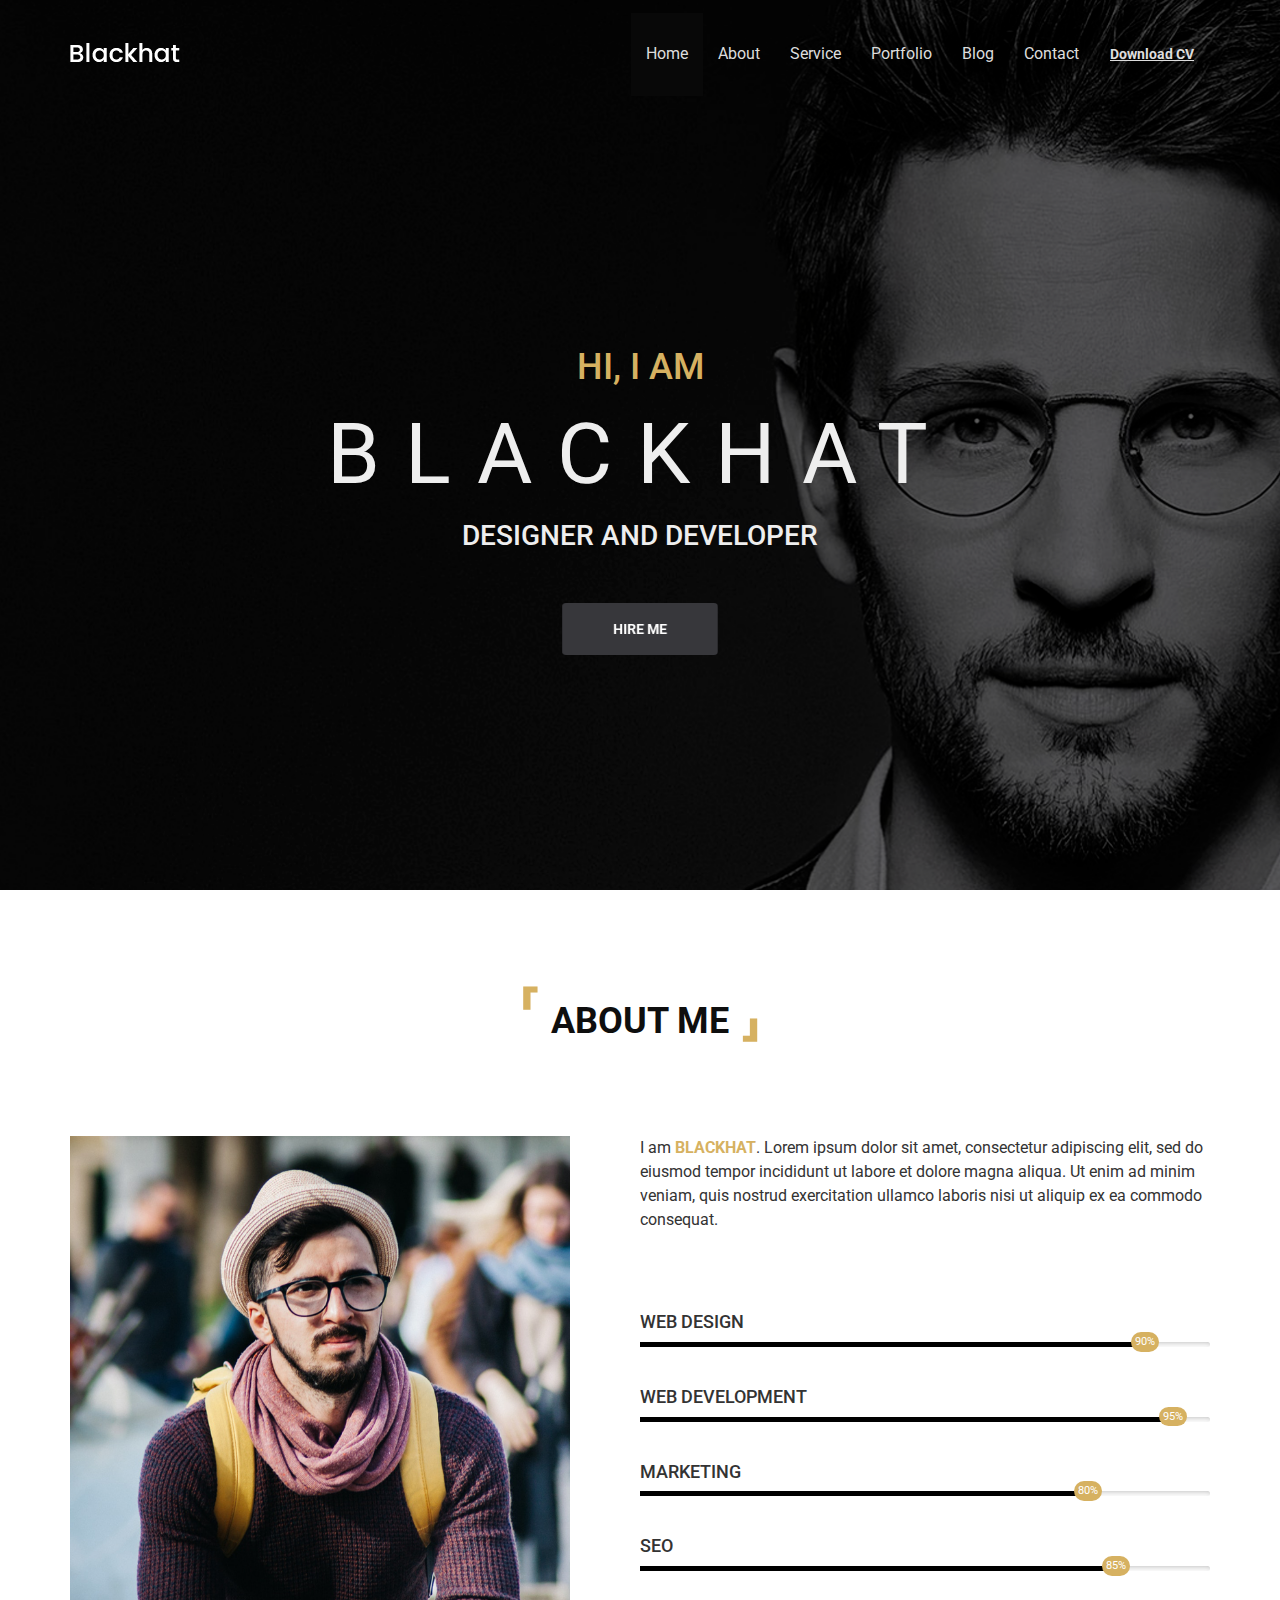
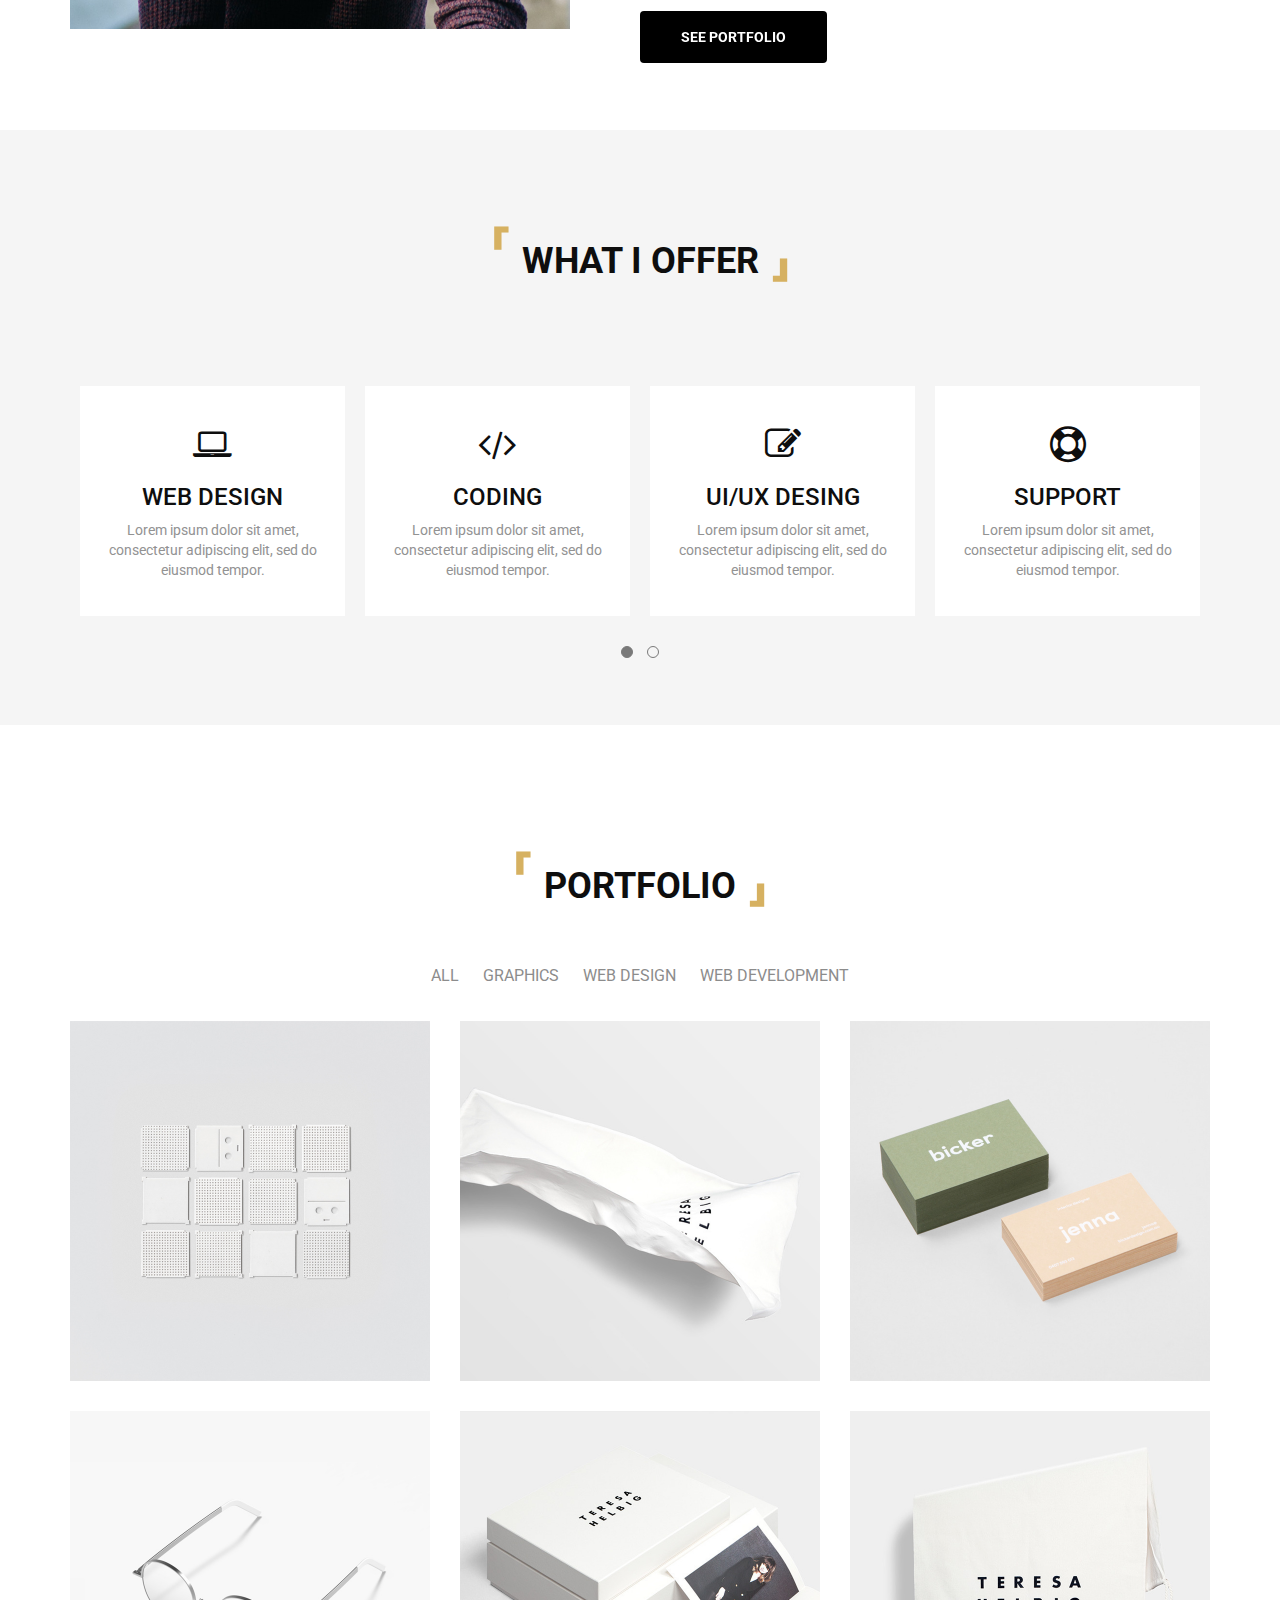
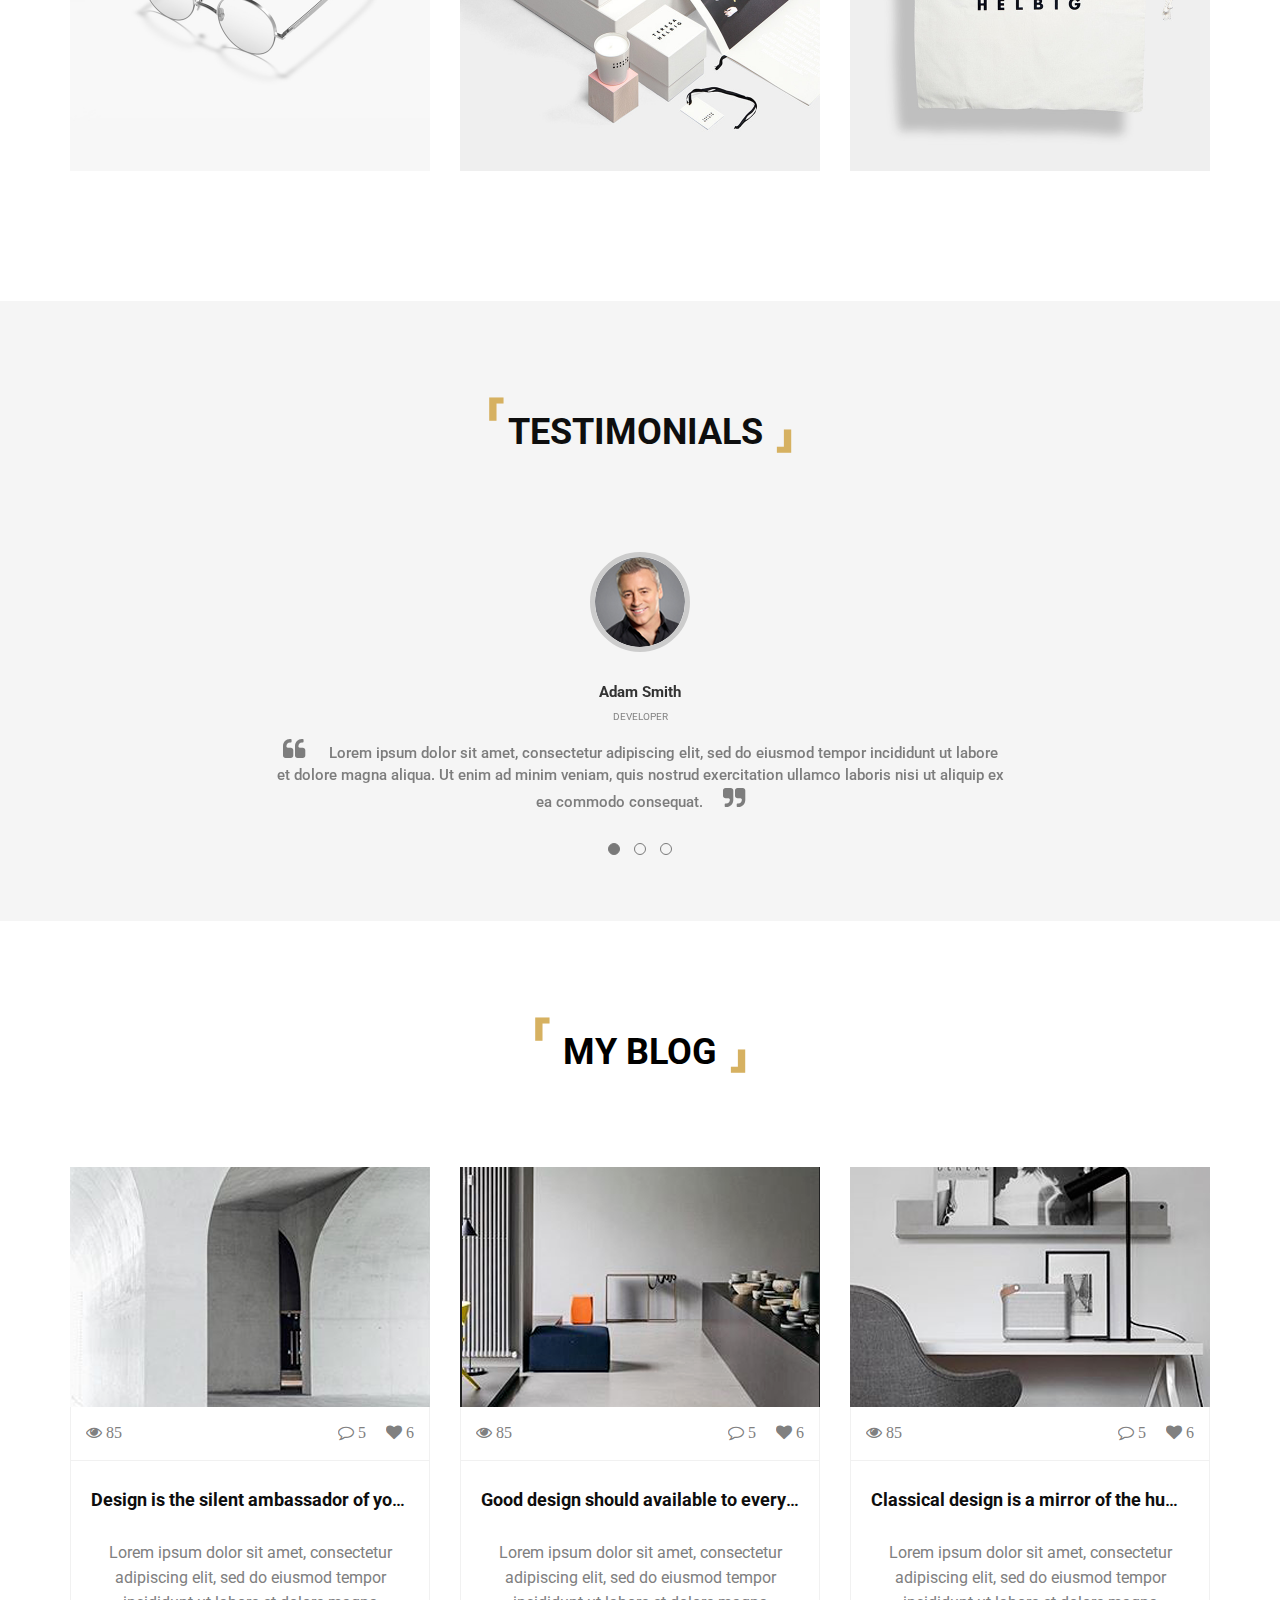
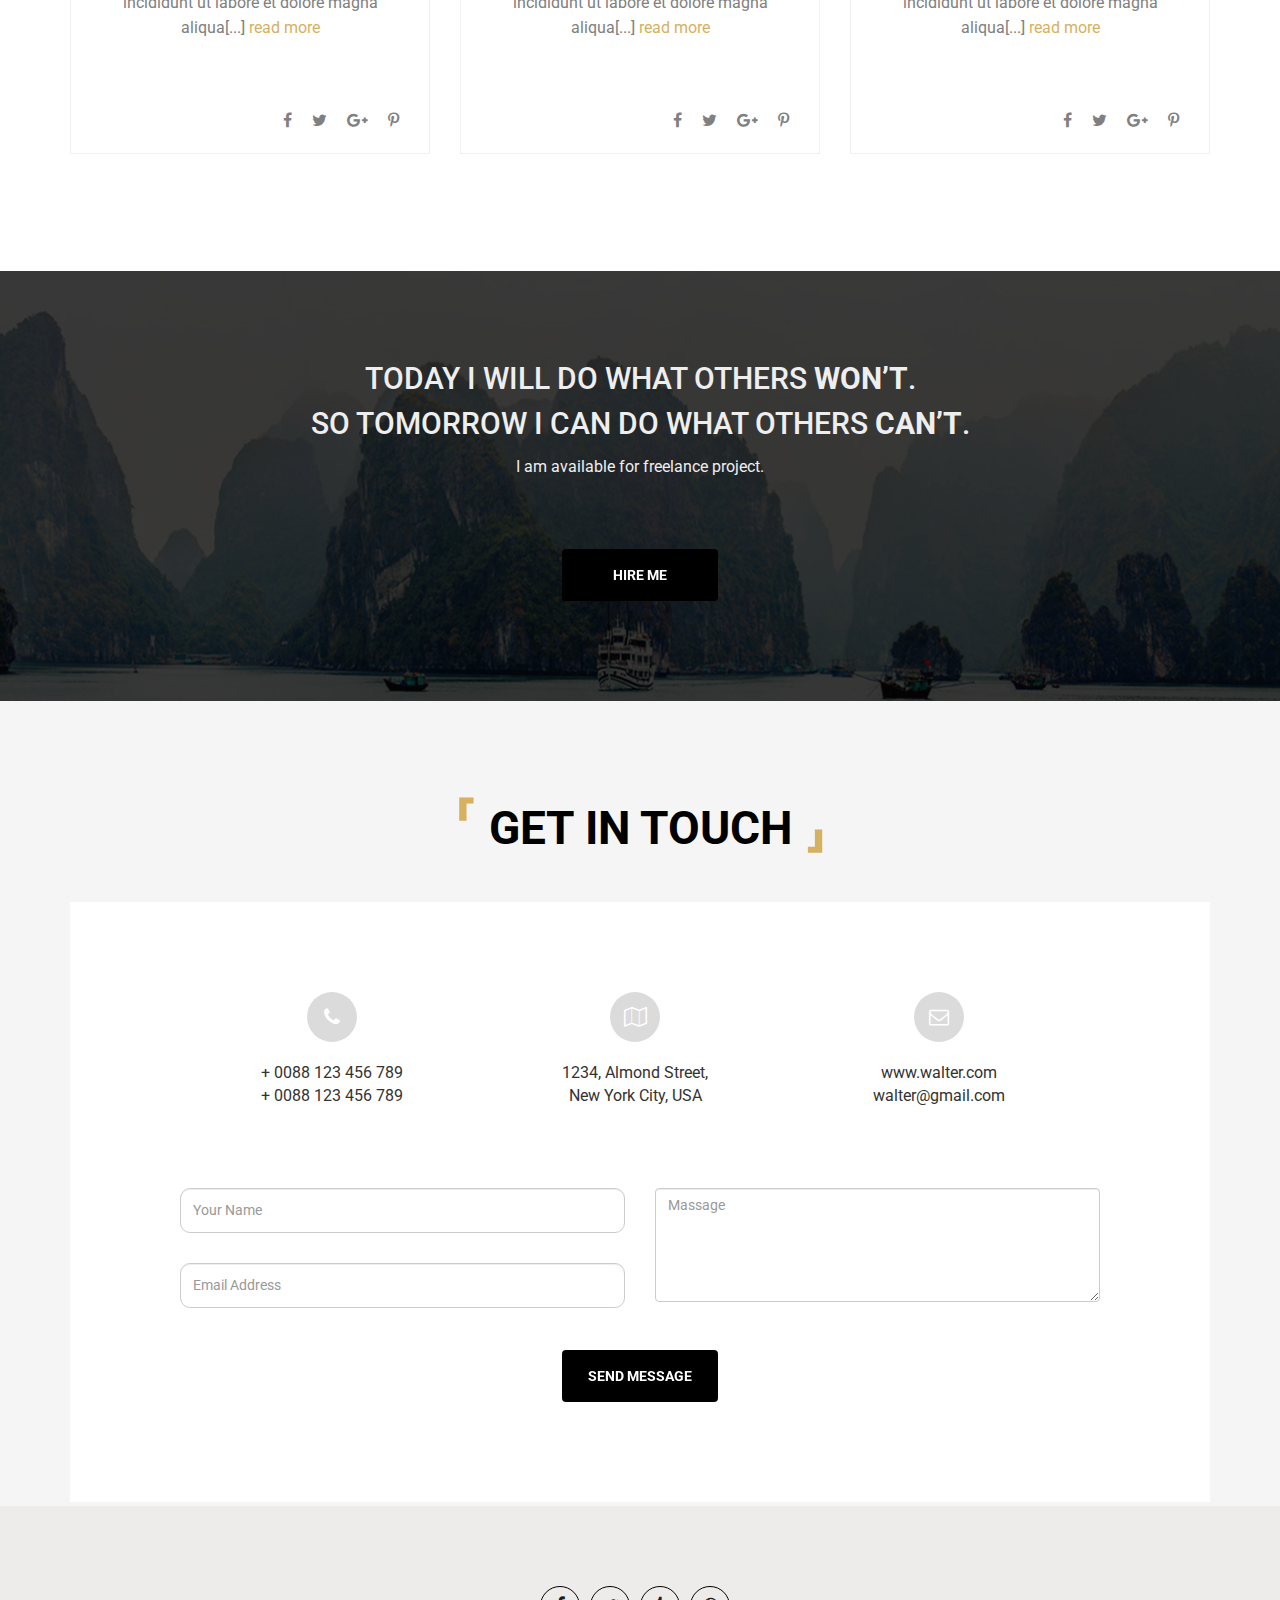
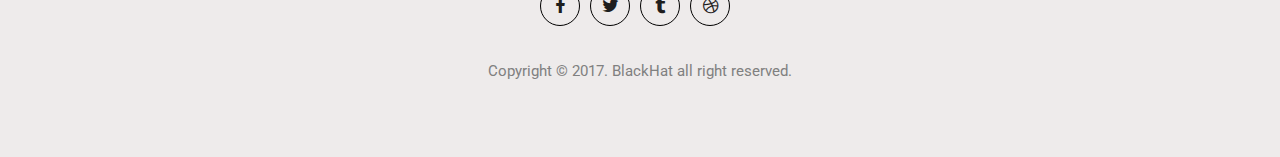
<file: portfolio/index-light.html>
<!DOCTYPE HTML>
<html lang="en">
	<head>
		<title>Creative | Personal Portfolio Template</title>
		<meta charset="utf-8">
		<meta http-equiv="X-UA-Compatible" content="IE=edge">
		<meta name="viewport" content="width=device-width, initial-scale=1">
		<link rel="stylesheet" href="https://maxcdn.bootstrapcdn.com/bootstrap/3.3.7/css/bootstrap.min.css">
		<link rel="stylesheet" href="https://cdnjs.cloudflare.com/ajax/libs/font-awesome/4.7.0/css/font-awesome.min.css">	
		<link href="https://fonts.googleapis.com/css?family=Roboto:300,400,400i,500,700,900" rel="stylesheet">  
		<link href="css/owl.carousel.css" rel="stylesheet" type="text/css">
		<link href="css/owl.theme.css" rel="stylesheet" type="text/css">
		<link href="css/owl.transitions.css" rel="stylesheet" type="text/css">
		<link href="css/all.css" rel="stylesheet">
		<link href="css/jquery.fancybox.css" type="text/css" rel="stylesheet">
		<link href="css/jquery.fancybox.min.css" type="text/css" rel="stylesheet">
		<link href="css/style-light.css" type="text/css" rel="stylesheet">
	</head>	
	<body data-spy="scroll" data-target=".navbar" data-offset="50">
		<section id="section_1">			
			<div class="header_bg">
				<div class="nav_bg" id="zaf_sticker">
					<nav class="navbar navbar-inverse  transparent_nav">
						<div class="container">
							<!-- Brand and toggle get grouped for better mobile display -->
							<div class="navbar-header">
								<button type="button" class="navbar-toggle collapsed" data-toggle="collapse" data-target="#bs-example-navbar-collapse-1" aria-expanded="false">
									<span class="sr-only">Toggle navigation</span>
									<span class="icon-bar"></span>
									<span class="icon-bar"></span>
									<span class="icon-bar"></span>
								</button>
								<a class="navbar-brand" href="#section_1"><img src="images/portfolio-light-img/logo.png" class="img-responsive " alt="logo.png"></a>
							</div>
							<!-- Collect the nav links, forms, and other content for toggling -->
							<div class="collapse navbar-collapse nav_font_color" id="bs-example-navbar-collapse-1">            
								<ul class="nav navbar-nav navbar-right ">
									<li class="in active"><a href="#section_1" class="under_line" >Home</a></li>  
									<li><a href="#about_section" class="under_line">About</a></li>                         
									<li><a href="#offer_section" class="under_line">Service</a></li>                                
									<li><a href="#portfolio_section" class="under_line">Portfolio</a></li>                          
									<li><a href="#myblog_section" class="under_line">Blog</a></li>                    
									<li><a href="#getin_touch_section" class="under_line">Contact</a></li>						
									<li><a href="javascript:void(0)" class="btn download_btn"><strong><u>Download CV</u></strong></a></li>		
								</ul>						
							</div><!-- /.navbar-collapse -->					
						</div><!-- /.container-fluid -->				
					</nav>
				</div>	
				<div class="heading_text">
					<h2>HI, I AM</h2>				
					<h1>BLACKHAT</h1>	
					<h3>DESIGNER AND DEVELOPER</h3>
				</div>
				<div class="hire_btn">
					<a class="btn hireme_btn"><strong>HIRE ME</strong></a>
				</div>
			</div>
		</section>	
		<section id="about_section">
			<div class="container">
				<div class="row">
					<div class="col-md-12">				
						<div class=" about_me">
							<h1><strong><span style="color:#d6b161;font-size:60px;">&#11810;</span> ABOUT ME <span style="color:#d6b161;font-size:60px;">&#11813;</span></strong></h1>			
						</div>
						<div class="about_ul">
							<ul>
								<li>
									<div class="about_img_align">
										<img src="images/portfolio-light-img/profile_photo.png" class="img-responsive" alt="profile_photo.png">
									</div>
								</li>
								<li>
									<div class="li_top_padding">
										<p style="font-size:16px;line-height: 24px;">
											I am <strong class="wlater_color">BLACKHAT</strong>. Lorem ipsum dolor sit amet, consectetur adipiscing elit, sed do eiusmod tempor incididunt ut labore et dolore magna aliqua. Ut enim ad minim veniam, quis nostrud exercitation ullamco laboris nisi ut aliquip ex ea commodo consequat.
										</p>
										<div class="for_skilbar">
											<h4>WEB DESIGN</h4>
											<div id="bar1" class="barfiller">
												<div class="tipWrap">
													<span class="tip"></span>
												</div>
												<span class="fill" data-percentage="90"></span>
											</div>
											<h4>WEB DEVELOPMENT</h4>
											<div id="bar2" class="barfiller">
												<div class="tipWrap">
													<span class="tip"></span>
												</div>
												<span class="fill" data-percentage="95"></span>
											</div>
											<h4>MARKETING</h4>
											<div id="bar3" class="barfiller">
												<div class="tipWrap">
													<span class="tip"></span>
												</div>
												<span class="fill" data-percentage="80"></span>
											</div>
											<h4>SEO</h4>
											<div id="bar4" class="barfiller">
												<div class="tipWrap">
													<span class="tip"></span>
												</div>
												<span class="fill" data-percentage="85"></span>
											</div>											
											<div class="">
												<a class="btn portfolio_btn"><strong>SEE PORTFOLIO</strong></a>
											</div>
										</div>
									</div>
								</li>
							</ul>
						</div>
					</div>
				</div>
			</div>
		</section>	
		<section id="offer_section">
			<div class="container">
				<div class="row">
					<div class="col-md-12">
						<div class=" offer_text">
							<h1><strong><span style="color:#d6b161;font-size:60px;">&#11810;</span> WHAT I OFFER <span style="color:#d6b161;font-size:60px;">&#11813;</span></strong></h1>			
						</div>
						<div class="offer_owl ">
							<div id="owl-demo">				  
								<div class="item">
									<a href="javascript:void(0)">
										<div class="offer_box">
											<i class="fa fa-laptop" style="font-size:36px;padding-top: 40px;"></i>
											<h3>WEB DESIGN</h3>
											<p>Lorem ipsum dolor sit amet, consectetur adipiscing elit, sed do eiusmod tempor.</p>
										</div>
									</a>
								</div>
								<div class="item">
									<a href="javascript:void(0)">
										<div class="offer_box">
											<i class="fa fa-code" style="font-size:36px;padding-top: 40px;"></i>
											<h3>CODING</h3>
											<p>Lorem ipsum dolor sit amet, consectetur adipiscing elit, sed do eiusmod tempor.</p>
										</div>
									</a>
								</div>	
								<div class="item">
									<a href="javascript:void(0)">
										<div class="offer_box">
											<i class="fa fa-edit" style="font-size:36px;padding-top: 40px;"></i>
											<h3>UI/UX DESING</h3>
											<p>Lorem ipsum dolor sit amet, consectetur adipiscing elit, sed do eiusmod tempor.</p>
										</div>
									</a>
								</div>	
								<div class="item">
									<a href="javascript:void(0)">
										<div class="offer_box">
											<i class="fa fa-life-ring" style="font-size:36px;padding-top: 40px;"></i>
											<h3>SUPPORT</h3>
											<p>Lorem ipsum dolor sit amet, consectetur adipiscing elit, sed do eiusmod tempor.</p>
										</div>
									</a>
								</div>
								<div class="item">
									<a href="javascript:void(0)">
										<div class="offer_box">
											<i class="fa fa-laptop" style="font-size:36px;padding-top: 40px;"></i>
											<h3>WEB DESIGN</h3>
											<p>Lorem ipsum dolor sit amet, consectetur adipiscing elit, sed do eiusmod tempor.</p>
										</div>
									</a>
								</div>
								<div class="item">
									<a href="javascript:void(0)">
										<div class="offer_box">
											<i class="fa fa-code" style="font-size:36px;padding-top: 40px;"></i>
											<h3>CODING</h3>
											<p>Lorem ipsum dolor sit amet, consectetur adipiscing elit, sed do eiusmod tempor.</p>
										</div>
									</a>
								</div>	
								<div class="item">
									<a href="javascript:void(0)">
										<div class="offer_box">
											<i class="fa fa-edit" style="font-size:36px;padding-top: 40px;"></i>
											<h3>UI/UX DESING</h3>
											<p>Lorem ipsum dolor sit amet, consectetur adipiscing elit, sed do eiusmod tempor.</p>
										</div>
									</a>
								</div>	
								<div class="item">
									<a href="javascript:void(0)">
										<div class="offer_box">
											<i class="fa fa-life-ring" style="font-size:36px;padding-top: 40px;"></i>
											<h3>SUPPORT</h3>
											<p>Lorem ipsum dolor sit amet, consectetur adipiscing elit, sed do eiusmod tempor.</p>
										</div>
									</a>
								</div>															
							</div>
						</div>
					</div>
				</div>
			</div>
		</section>
		<section id="portfolio_section">
			<div class="container">
				<div class="row">				
					<div class="portfolio_text">
						<h1><strong><span style="color:#d6b161;font-size:60px;">&#11810;</span> PORTFOLIO <span style="color:#d6b161;font-size:60px;">&#11813;</span></strong></h1>	
					</div>
					<div class="portfolio_align">
						<div class="portfolio_menu">
							<ul id="filterOptions">
								<li><a class="active button_bg" data-filter="*">ALL </a></li>
								<li><a class="button_bg" data-filter=".cat1">GRAPHICS</a></li>
								<li><a class="button_bg" data-filter=".ca2">WEB DESIGN</a></li>
								<li><a class="button_bg" data-filter=".cat3">WEB DEVELOPMENT</a></li>
							</ul>
						</div>
					</div>
					<div class="grid">
						<div class="col-md-4 grid-item cat1">
							<div class="portfolio">
								<div class="portfolio_filter">	
									<div class="porfolio_fa_icon">
										<a href="images/portfolio-light-img/img_1.png" data-fancybox="group" class="fancybox"  data-width="2048" data-height="1365"><i class="fa fa-plus fa_icon_style test"></i></a>
										<a href="javascript:void(0)"><i class="fa fa-link fa_icon_style test" ></i></a>
										<p class="portfolio_text_p"><strong>Product Design</strong></p>
									</div>											
								</div>
								<img src="images/portfolio-light-img/img_1.png" alt="Burton Albion" class="img-responsive">
							</div>
						</div>
						<div class="col-md-4 grid-item ca2">
							<div class="portfolio">
								<div class="portfolio_filter">	
									<div class="porfolio_fa_icon">
										<a href="images/portfolio-light-img/img_3.png" data-fancybox="group" class="fancybox"  data-width="2048" data-height="1365"><i class="fa fa-plus fa_icon_style test"></i></a>
										<a href="javascript:void(0)"><i class="fa fa-link fa_icon_style test" ></i></a>
										<p class="portfolio_text_p"><strong>Product Design</strong></p>
									</div>											
								</div>
								<img src="images/portfolio-light-img/img_3.png" alt="Burton Albion" class="img-responsive">
							</div>
						</div>
						<div class="col-md-4 grid-item cat3">
							<div class="portfolio">
								<div class="portfolio_filter">	
									<div class="porfolio_fa_icon">
										<a href="images/portfolio-light-img/img_5.png" data-fancybox="group" class="fancybox"  data-width="2048" data-height="1365"><i class="fa fa-plus fa_icon_style test"></i></a>
										<a href="javascript:void(0)"><i class="fa fa-link fa_icon_style test" ></i></a>
										<p class="portfolio_text_p"><strong>Product Design</strong></p>
									</div>											
								</div>
								<img src="images/portfolio-light-img/img_5.png" alt="Burton Albion" class="img-responsive">
							</div>
						</div>
						<div class="col-md-4 grid-item cat3">
							<div class="portfolio">
								<div class="portfolio_filter">	
									<div class="porfolio_fa_icon">
										<a href="images/portfolio-light-img/img_2.png" data-fancybox="group" class="fancybox"  data-width="2048" data-height="1365"><i class="fa fa-plus fa_icon_style test"></i></a>
										<a href="javascript:void(0)"><i class="fa fa-link fa_icon_style test" ></i></a>
										<p class="portfolio_text_p"><strong>Product Design</strong></p>
									</div>											
								</div>
								<img src="images/portfolio-light-img/img_2.png" alt="Burton Albion" class="img-responsive">
							</div>
						</div>
						<div class="col-md-4 grid-item cat1">
							<div class="portfolio">
								<div class="portfolio_filter">	
									<div class="porfolio_fa_icon">
										<a href="images/portfolio-light-img/img_4.png" data-fancybox="group" class="fancybox"  data-width="2048" data-height="1365"><i class="fa fa-plus fa_icon_style test"></i></a>
										<a href="javascript:void(0)"><i class="fa fa-link fa_icon_style test" ></i></a>
										<p class="portfolio_text_p"><strong>Product Design</strong></p>
									</div>											
								</div>
								<img src="images/portfolio-light-img/img_4.png" alt="Burton Albion" class="img-responsive">
							</div>
						</div>
						<div class="col-md-4 grid-item ca2">
							<div class="portfolio">
								<div class="portfolio_filter">	
									<div class="porfolio_fa_icon">
										<a href="images/portfolio-light-img/img_6.png" data-fancybox="group" class="fancybox"  data-width="2048" data-height="1365"><i class="fa fa-plus fa_icon_style test"></i></a>
										<a href="javascript:void(0)"><i class="fa fa-link fa_icon_style test" ></i></a>
										<p class="portfolio_text_p"><strong>Product Design</strong></p>
									</div>											
								</div>
								<img src="images/portfolio-light-img/img_6.png" alt="Burton Albion" class="img-responsive">
							</div>
						</div>
					</div>					
				</div>
			</div>
		</section>
		<div class="clearfix"></div>
		<section id="section_testimonial">
			<div class="container">
				<div class="row">
					<div class="col-md-12 ">
						<div class="testimonial_text">
							<h1><strong><span style="color:#d6b161;font-size:60px;">&#11810;</span>TESTIMONIALS <span style="color:#d6b161;font-size:60px;">&#11813;</span></strong></h1>
						</div>
						<div class="col-md-8 col-md-offset-2 testimonial_owl">
							<div id="owl-demo_testimonial">				  
								<div class="item testimonial_item">
									<a href="javascript:void(0)">
										<img src="images/portfolio-light-img/adam.png" class="img-responsive testimonial_img_circle" alt="adam.png">
									</a>
									<p class="testimonial_p">
										<strong style="font-size: 15px;">Adam Smith</strong><br> <span style="color:#838383;font-size:10px;">DEVELOPER</span>
									</p>
									<h4 class="testimonial_h4">
										<i class="fa fa-quote-left" style="font-size:24px"></i>&nbsp; &nbsp; &nbsp;  Lorem ipsum dolor sit amet, consectetur adipiscing elit, sed do eiusmod tempor incididunt ut labore et dolore magna aliqua. Ut enim ad minim veniam, quis nostrud exercitation ullamco laboris nisi ut aliquip ex ea commodo consequat.  &nbsp;&nbsp;&nbsp; <i class="fa fa-quote-right" style="font-size:24px"></i>
									</h4>						
								</div>	 
								<div class="item testimonial_item">
									<a href="javascript:void(0)">
										<img src="images/portfolio-light-img/adam.png" class="img-responsive testimonial_img_circle" alt="adam.png">
									</a>
									<p class="testimonial_p">
										<strong style="font-size: 15px;">Adam Smith</strong><br> <span style="color:#838383;font-size:10px;">DEVELOPER</span>
									</p>
									<h4 class="testimonial_h4">
										<i class="fa fa-quote-left" style="font-size:24px"></i>&nbsp;  &nbsp;&nbsp; Lorem ipsum dolor sit amet, consectetur adipiscing elit, sed do eiusmod tempor incididunt ut labore et dolore magna aliqua. Ut enim ad minim veniam, quis nostrud exercitation ullamco laboris nisi ut aliquip ex ea commodo consequat.   &nbsp;&nbsp;&nbsp;<i class="fa fa-quote-right" style="font-size:24px"></i>
									</h4>						
								</div>	 
								<div class="item testimonial_item">
									<a href="javascript:void(0)"><img src="images/portfolio-light-img/adam.png" class="img-responsive testimonial_img_circle" alt="adam.png"></a>
									<p class="testimonial_p"><strong style="font-size: 15px;">Adam Smith</strong><br> <span style="color:#838383;font-size:10px;">DEVELOPER</span></p>
									<h4 class="testimonial_h4"><i class="fa fa-quote-left" style="font-size:24px"></i>&nbsp;&nbsp;&nbsp;   Lorem ipsum dolor sit amet, consectetur adipiscing elit, sed do eiusmod tempor incididunt ut labore et dolore magna aliqua. Ut enim ad minim veniam, quis nostrud exercitation ullamco laboris nisi ut aliquip ex ea commodo consequat. &nbsp;&nbsp;&nbsp;  <i class="fa fa-quote-right" style="font-size:24px"></i></h4>		
								</div>									
							</div>
						</div>
					</div>
				</div>
			</div>
		</section>
		<div class="clearfix"></div>
		<section id="myblog_section">
			<div class="container">
				<div class="row">
					<div class="myblog_text">
						<h1><strong><span style="color:#d6b161;font-size:60px;">&#11810;</span> MY BLOG <span style="color:#d6b161;font-size:60px;">&#11813;</span></strong></h1>
					</div>				
					<div class="col-md-4 cont_1">
						<div class="blog_cont_1">
							<a href="javascript:void(0)"><img src="images/portfolio-light-img/blog_image1.png" class="img-responsive" alt="blog_image1.png"></a>
							<div class="blog_body">	
								<div class="blog_1st_ul">
									<ul class="pull-left">
										<li ><a href="javascript:void(0)"><i class="fa fa-eye">  85</i></a></li>
									</ul>
									<ul class="pull-right">
										<li><a href="javascript:void(0)"><i class="fa fa-comment-o">  5</i></a></li>
										<li><a href="javascript:void(0)"><i class="fa fa-heart">  6</i></a></li>								
									</ul>
								</div>
								<div class="clearfix" ></div>
								<div class="text-center blog_body_text" >
									<h4><strong>Design is the silent ambassador of your brand</strong></h4>
									<p>Lorem ipsum dolor sit amet, consectetur adipiscing elit, sed do eiusmod tempor incididunt ut labore et dolore magna aliqua[...] <a href="javascript:void(0)">read more</a></p>
									<div class="blog_body_footer">																			
										<ul class="pull-right">
											<li class="sm-facebook"><a href="javascript:void(0)"><i class="fa fa-facebook"></i></a></li>
											<li class="sm-twitter"><a href="javascript:void(0)"><i class="fa fa-twitter"></i></a></li>
											<li class="sm-g-plus"><a href="javascript:void(0)"><i class="fa fa-google-plus"></i></a></li>
											<li class="sm-pinterest"><a href="javascript:void(0)"><i class="fa fa-pinterest-p"></i></a></li>
										</ul>									
									</div>									
								</div>
							</div>						
						</div>
					</div>
					<div class="col-md-4 cont_1">
						<div class="blog_cont_1">
							<a href="javascript:void(0)"><img src="images/portfolio-light-img/blog_image2.png" class="img-responsive" alt="blog_image1.png"></a>
							<div class="blog_body">	
								<div class="blog_1st_ul">
									<ul class="pull-left">
										<li ><a href="javascript:void(0)"><i class="fa fa-eye">  85</i></a></li>
									</ul>
									<ul class="pull-right">
										<li><a href="javascript:void(0)"><i class="fa fa-comment-o">  5</i></a></li>
										<li><a href="javascript:void(0)"><i class="fa fa-heart">  6</i></a></li>								
									</ul>
								</div>
								<div class="clearfix" ></div>
								<div class="text-center blog_body_text" >
									<h4><strong>Good design should available to everyone</strong></h4>
									<p>Lorem ipsum dolor sit amet, consectetur adipiscing elit, sed do eiusmod tempor incididunt ut labore et dolore magna aliqua[...] <a href="javascript:void(0)">read more</a></p>
									<div class="blog_body_footer">																				
										<ul class="pull-right">
											<li class="sm-facebook"><a href="javascript:void(0)"><i class="fa fa-facebook"></i></a></li>
											<li class="sm-twitter"><a href="javascript:void(0)"><i class="fa fa-twitter"></i></a></li>
											<li class="sm-g-plus"><a href="javascript:void(0)"><i class="fa fa-google-plus"></i></a></li>
											<li class="sm-pinterest"><a href="javascript:void(0)"><i class="fa fa-pinterest-p"></i></a></li>
										</ul>									
									</div>									
								</div>
							</div>						
						</div>
					</div>
					<div class="col-md-4 cont_1">
						<div class="blog_cont_1">
							<a href="javascript:void(0)"><img src="images/portfolio-light-img/blog_image3.png" class="img-responsive" alt="blog_image1.png"></a>
							<div class="blog_body">	
								<div class="blog_1st_ul">
									<ul class="pull-left">
										<li ><a href="javascript:void(0)"><i class="fa fa-eye">  85</i></a></li>
									</ul>
									<ul class="pull-right">
										<li><a href="javascript:void(0)"><i class="fa fa-comment-o">  5</i></a></li>
										<li><a href="javascript:void(0)"><i class="fa fa-heart">  6</i></a></li>								
									</ul>
								</div>
								<div class="clearfix" ></div>
								<div class="text-center blog_body_text" >
									<h4><strong>Classical design is a mirror of the human mind</strong></h4>
									<p>Lorem ipsum dolor sit amet, consectetur adipiscing elit, sed do eiusmod tempor incididunt ut labore et dolore magna aliqua[...] <a href="javascript:void(0)">read more</a></p>
									<div class="blog_body_footer">																			
										<ul class="pull-right">
											<li class="sm-facebook"><a href="javascript:void(0)"><i class="fa fa-facebook"></i></a></li>
											<li class="sm-twitter"><a href="javascript:void(0)"><i class="fa fa-twitter"></i></a></li>
											<li class="sm-g-plus"><a href="javascript:void(0)"><i class="fa fa-google-plus"></i></a></li>
											<li class="sm-pinterest"><a href="javascript:void(0)"><i class="fa fa-pinterest-p"></i></a></li>
										</ul>									
									</div>									
								</div>
							</div>						
						</div>
					</div>					
				</div>
			</div>
		</section>
		<div class="clearfix"></div>
		<section id="hire_me_section">
			<div class="container">
				<div class="row">
					<div class="row">
						<div class="hire_me_text ">
							<h1>TODAY I WILL DO  WHAT OTHERS <strong>WON’T</strong>.<br>SO TOMORROW I CAN DO WHAT OTHERS <strong>CAN’T</strong>.</h1>
							<p>I am available for freelance project.</p>
							<a class="btn hireme_btn_2"><strong>HIRE ME</strong></a>
						</div>
					</div>
				</div>
			</div>
		</section>
		<div class="clearfix"></div>
		<section id="getin_touch_section">
			<div class="container">
				<div class="row">
					<div class="col-md-12">
						<div class="getin_touch_text">
							<h1><strong><span style="color:#d6b161;font-size:60px;">&#11810;</span> GET IN TOUCH <span style="color:#d6b161;font-size:60px;">&#11813;</span></strong></h1>
						</div>					
						<div class="getin_touch_bg">
							<div class="col-md-10 col-md-offset-1">
								<div class="getin_touch_form">
									<ul style="list-style: none;">
										<li>
											<div class="getin_fa_icon_bg">
												<a href="javascript:void(0)"><i class="fa fa-phone fa_icon_size" ></i></a>
											</div>
											<div class="fa_text_p">											
												<p>+ 0088 123 456 789<br>+ 0088 123 456 789</p>
											</div>
										</li>
										<li>
											<div class="getin_fa_icon_bg">
												<a href="javascript:void(0)"><i class="fa fa-map-o fa_icon_size" ></i></a>
											</div>
											<div class="fa_text_p">											
												<p>1234, Almond Street,<br> New York City, USA</p>
											</div>
										</li>
										<li>
											<div class="getin_fa_icon_bg">
												<a href="javascript:void(0)"><i class="fa fa-envelope-o fa_icon_size" ></i></a>
											</div>
											<div class="fa_text_p">											
												<p>www.walter.com<br> walter@gmail.com</p>
											</div>
										</li>
									</ul>
								</div>
							</div>
							<div class="getin_form">
								<form class="form" >
									<div class="col-md-5 col-md-offset-1 form-group frm_grp_1 ">  
										<input type="text" class="form-control input_form1" id="name" placeholder="Your Name" name="email">
										<input type="email"  class="form-control input_form2" id="email" placeholder="Email Address" name="email">
									</div>									
									<div class="col-md-5  form-group frm_grp_1">									
										<textarea class="form-control " id="message" placeholder="Massage" maxlength="140" rows="5"></textarea>										 
									</div>
									<div class="getin_send_btn">    								
										<a class="btn send_btn"><strong>SEND MESSAGE</strong></a>	
									</div>
								</form>
							</div>					
						</div>
					</div>
				</div>
			</div>
		</section>
		<div class="clearfix"></div>
		<section id="footer_section">
			<div class="container">
				<div class="row">
					<div class="col-md-12">
						<div class="footer_icon">
							<ul>
								<li>
									<div class="footer_icon_bg facebook">
										<a href="javascript:void(0)"><i class="fa fa-facebook footer_icon_size" ></i></a>
									</div>
								</li>
								<li>
									<div class="footer_icon_bg twitter">
										<a href="javascript:void(0)"><i class="fa fa-twitter footer_icon_size" ></i></a>
									</div>
								</li>
								<li>
									<div class="footer_icon_bg tumblr">
										<a href="javascript:void(0)"><i class="fa fa-tumblr footer_icon_size" ></i></a>
									</div>
								</li>
								<li>
									<div class="footer_icon_bg dribbble">
										<a href="javascript:void(0)"><i class="fa fa-dribbble footer_icon_size" ></i></a>
									</div>
								</li>
							</ul>
						</div>
						<div class="footer_text_p">
							<p>Copyright &copy; 2017. BlackHat all right reserved.</p>
						</div>
					</div>
				</div>
			</div>
			<div class='scrolltop'>
				<div class='scroll icon'><i class="fa fa-angle-up"></i></div>
			</div>
		</section>
		
		<script src="https://ajax.googleapis.com/ajax/libs/jquery/3.2.0/jquery.min.js"></script>
		<script src="https://maxcdn.bootstrapcdn.com/bootstrap/3.3.7/js/bootstrap.min.js"></script>
		<!-- for owl carousel -->
		<script src="js/owl.carousel.min.js"></script>
		<!--FOR Sticky-->
		<script src="js/jquery.sticky.js"></script>
		<!-- For Butterfly -->
		<script src="js/jquery.barfiller.js"></script>
		<!-- For Isotope -->
		<script src="js/isotope.pkgd.min.js"></script>
		<script src="js/imagesloaded.pkgd.min.js"></script>
		<!-- For Fancy Box -->
		<script src="js/jquery.fancybox.js"></script>
		<script src="js/custom.light.js"></script>		
	</body>
</html>
</file>
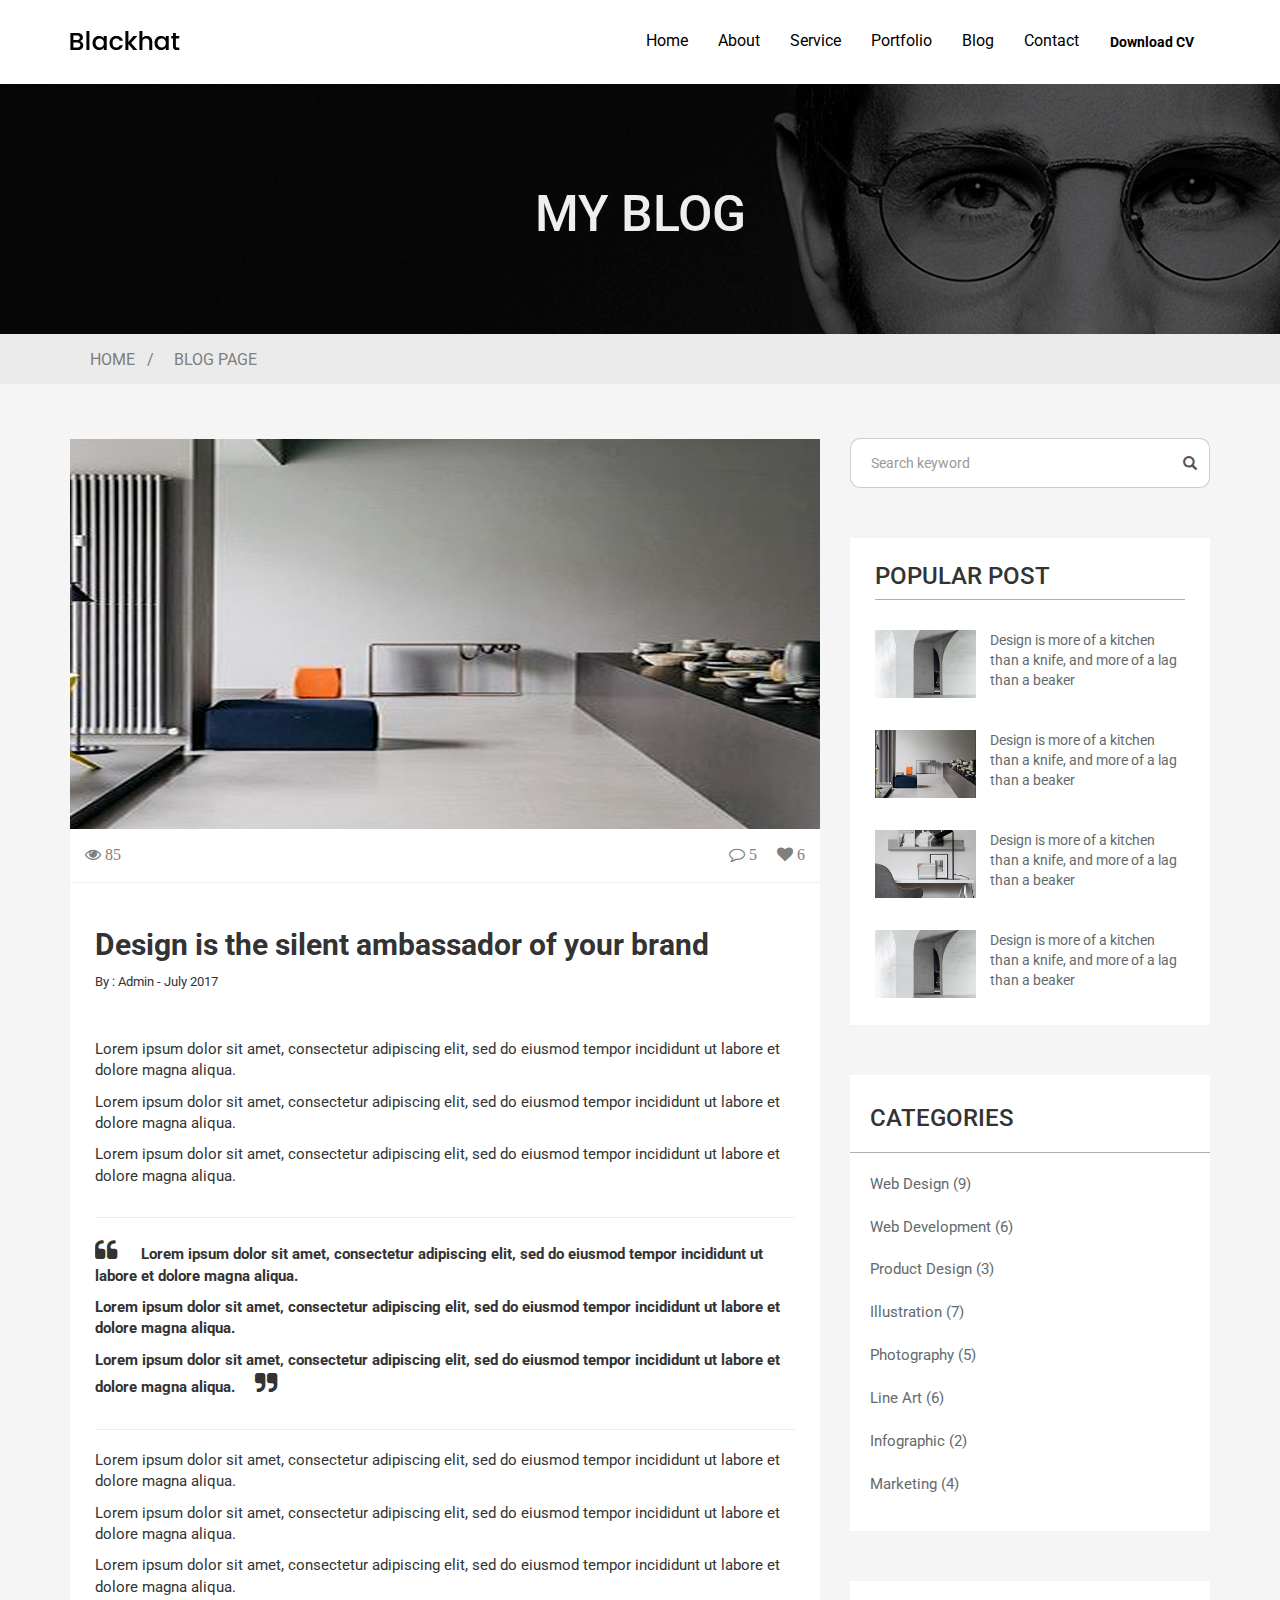
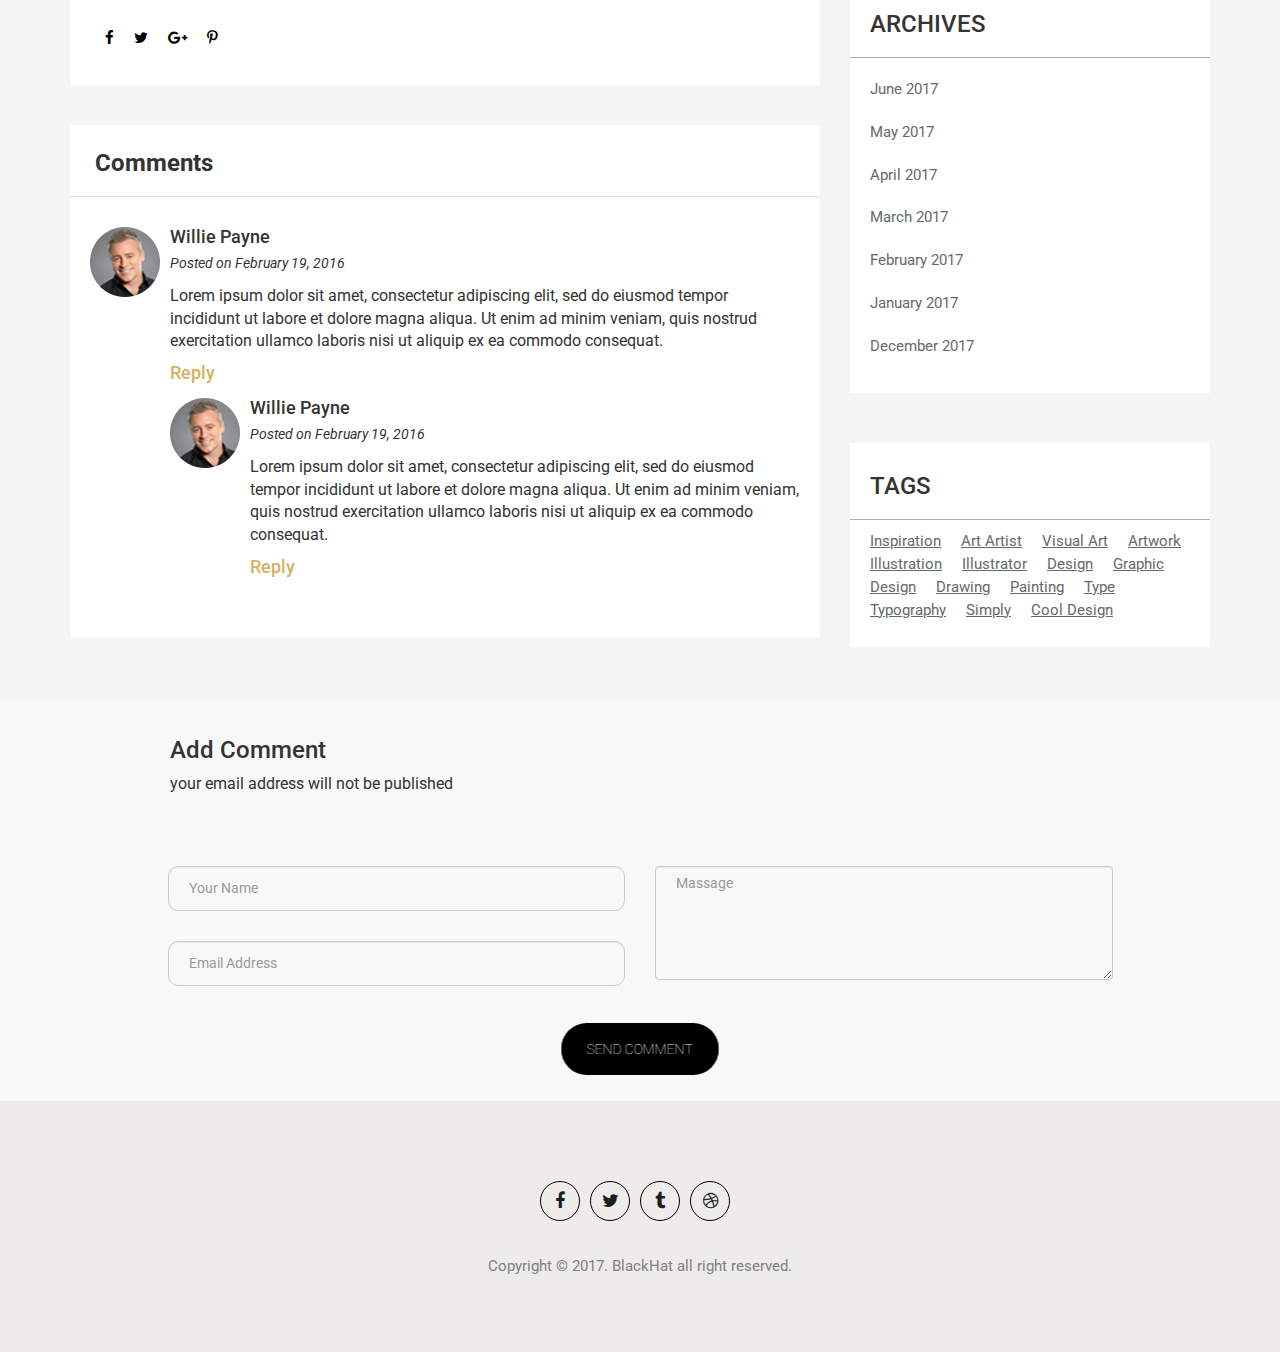
<file: portfolio/singleblog.html>
<!DOCTYPE HTML>
<html lang="en">
	<head>
		<title>Creative | Personal Portfolio Template</title>
		<meta charset="utf-8">
		<meta http-equiv="X-UA-Compatible" content="IE=edge">
		<meta name="viewport" content="width=device-width, initial-scale=1">
		<link rel="stylesheet" href="https://maxcdn.bootstrapcdn.com/bootstrap/3.3.7/css/bootstrap.min.css">
		<link rel="stylesheet" href="https://cdnjs.cloudflare.com/ajax/libs/font-awesome/4.7.0/css/font-awesome.min.css">	
		<link href="https://fonts.googleapis.com/css?family=Roboto:300,400,400i,500,700,900" rel="stylesheet">  
		<link href="css/singleblog.css" type="text/css" rel="stylesheet">
	</head>
	<body data-spy="scroll" data-target=".navbar" data-offset="50">
		<section id="section_one">
			<div class="navbg">
				<nav class="navbar">
					<div class="container">
						<!-- Brand and toggle get grouped for better mobile display -->
						<div class="navbar-header">
							<button type="button" class="navbar-toggle collapsed" data-toggle="collapse" data-target="#bs-example-navbar-collapse-1" aria-expanded="false">
								<span class="sr-only">Toggle navigation</span>
								<span class="icon-bar icon_bar"></span>
								<span class="icon-bar icon_bar"></span>
								<span class="icon-bar icon_bar"></span>
							</button>
							<a class="navbar-brand" href="index-light.html"><img src="images/singlebolg-img/logo.png" class="img-responsive " alt="logo.png"></a>
						</div>
						<!-- Collect the nav links, forms, and other content for toggling -->
						<div class="collapse navbar-collapse nav_font_color" id="bs-example-navbar-collapse-1">            
							<ul class="nav navbar-nav navbar-right ">
								<li class="active "><a href="index-light.html" class="under_line" >Home</a></li>  
								<li><a href="javascript:void(0)" class="under_line">About</a></li>                         
								<li><a href="javascript:void(0)" class="under_line">Service</a></li>                                
								<li><a href="javascript:void(0)" class="under_line">Portfolio</a></li>                          
								<li><a href="javascript:void(0)" class="under_line">Blog</a></li>
								<li><a href="javascript:void(0)" class="under_line">Contact</a></li>
								<li><a href="javascript:void(0)" class="btn download_btn"><strong>Download CV</strong></a></li>		
							</ul>						
						</div><!-- /.navbar-collapse -->					
					</div><!-- /.container-fluid -->				
				</nav>
			</div>
			<div class="bannar_bg">
				<div class="bannar_text">
					<h1>MY BLOG</h1>
				</div>
			</div>		
		</section>
		<section id="blog_page">
			<div class="container">				
				<ul>
					<li><a href="index-light.html">HOME &nbsp; /</a></li>
					<li><a href="blog.html">BLOG PAGE</a></li>
				</ul>
			</div>
		</section>
		
		<section id="blog_section">
			<div class="container">
				<div class="row">
					<div class="col-md-8 singl_cont_1">												
						<div class="img_scale">
							<a href="javascript:void(0)">
								<img src="images/singlebolg-img/design_img.png" class="img-responsive" alt="design_img.png">
							</a>
						</div>
						<div class="blog_1st_ul">
							<ul class="pull-left">
								<li ><a href="javascript:void(0)"><i class="fa fa-eye">  85</i></a></li>
							</ul>
							<ul class="pull-right">
								<li><a href="javascript:void(0)"><i class="fa fa-comment-o">  5</i></a></li>
								<li><a href="javascript:void(0)"><i class="fa fa-heart">  6</i></a></li>								
							</ul>
						</div>							
						<div class="design_aria_text">
							<h2><strong>Design is the silent ambassador of your brand</strong></h2>
							<p><small>By : Admin - July 2017</small></p><br>
						  	<div class="media">								    
							    <div class="media-body">								      
							      <p>Lorem ipsum dolor sit amet, consectetur adipiscing elit, sed do eiusmod tempor incididunt ut labore et dolore magna aliqua.</p>
							      <p>Lorem ipsum dolor sit amet, consectetur adipiscing elit, sed do eiusmod tempor incididunt ut labore et dolore magna aliqua.</p>
							      <p>Lorem ipsum dolor sit amet, consectetur adipiscing elit, sed do eiusmod tempor incididunt ut labore et dolore magna aliqua.</p>
							    </div>
						  	</div>
							<hr>
						  	<div class="media">								    
							    <div class="media-body">								      
							     <p> <i class="fa fa-quote-left" style="font-size:24px"></i>&nbsp; &nbsp; &nbsp; <strong> Lorem ipsum dolor sit amet, consectetur adipiscing elit, sed do eiusmod tempor incididunt ut labore et dolore magna aliqua.</strong></p>
							      <p><strong>Lorem ipsum dolor sit amet, consectetur adipiscing elit, sed do eiusmod tempor incididunt ut labore et dolore magna aliqua.</strong></p>
							      <p><strong>Lorem ipsum dolor sit amet, consectetur adipiscing elit, sed do eiusmod tempor incididunt ut labore et dolore magna aliqua. </strong> &nbsp;&nbsp;&nbsp; <i class="fa fa-quote-right" style="font-size:24px"></i></p>
							    </div>
						  	</div>
							<hr>
						  	<div class="media">								    
							    <div class="media-body">								      
							      <p>Lorem ipsum dolor sit amet, consectetur adipiscing elit, sed do eiusmod tempor incididunt ut labore et dolore magna aliqua.</p>
							      <p>Lorem ipsum dolor sit amet, consectetur adipiscing elit, sed do eiusmod tempor incididunt ut labore et dolore magna aliqua.</p>
							      <p>Lorem ipsum dolor sit amet, consectetur adipiscing elit, sed do eiusmod tempor incididunt ut labore et dolore magna aliqua.</p>
							    </div>
						  	</div>														
							<div class="design_icon">
								<ul>
									<li class="sm-facebook"><a href="javascript:void(0)"><i class="fa fa-facebook"></i></a></li>
									<li class="sm-twitter"><a href="javascript:void(0)"><i class="fa fa-twitter"></i></a></li>
									<li class="sm-g-plus"><a href="javascript:void(0)"><i class="fa fa-google-plus"></i></a></li>
									<li class="sm-pinterest"><a href="javascript:void(0)"><i class="fa fa-pinterest-p"></i></a></li>
								</ul>
							</div>
						</div>	
						<div class="comments_aria">
							<div class="comments_h1">
								<h3><strong>Comments</strong></h3>
							</div>
							<div class="comment_list">								
							  	<div class="media" style="padding: 30px 20px;">
								    <div class="media-left">
								      <img src="images/singlebolg-img/image.png"  alt="image.png" class="media-object">
								    </div>
								    <div class="media-body">
								     	<h4 class="media-heading">Willie Payne</h4>
								     	<p><small><i>Posted on February 19, 2016</i></small></p>
								      	<p>Lorem ipsum dolor sit amet, consectetur adipiscing elit, sed do eiusmod tempor incididunt ut labore et dolore magna aliqua. Ut enim ad minim veniam, quis nostrud exercitation ullamco laboris nisi ut aliquip ex ea commodo consequat.</p>
								      	<h4 class="reply-color"><a href="javascript:void(0)">Reply</a></h4>
								      
								      	<!-- Nested media object -->
									    <div class="media">
									        <div class="media-left">
									          <img src="images/singlebolg-img/image.png" alt="image.png" class="media-object">
									        </div>
									        <div class="media-body">
									          <h4 class="media-heading">Willie Payne</h4>
									          <p><small><i>Posted on February 19, 2016</i></small></p>
									          <p>Lorem ipsum dolor sit amet, consectetur adipiscing elit, sed do eiusmod tempor incididunt ut labore et dolore magna aliqua. Ut enim ad minim veniam, quis nostrud exercitation ullamco laboris nisi ut aliquip ex ea commodo consequat.</p>
									          <h4 class="reply-color"><a href="javascript:void(0)">Reply</a></h4>  
									        </div>
									    </div>										      
									</div>
								</div>
							</div>							
						</div>						
					</div>
					<div class="col-md-4">
						<div class="colmd4_width">	
							<div id="imaginary_container"> 
								<div class="input-group stylish-input-group">
									<input type="text" class="form-control form_border_radius"  placeholder="Search keyword" >
									<span class="input-group-addon form_radius">
										<button type="submit">
											<span class="glyphicon glyphicon-search"></span>
										</button>  
									</span>
								</div>
							</div>
						</div>						
						<div class="sidbar_one">
							<div class="one_category">
								<h3>POPULAR POST</h3>	
							</div>
							<ul>
								<li class="margin_top">
									<a href="javascript:void(0)"><img src="images/singlebolg-img/blog_image1.png" class="img-responsive" alt="sideimg_one.png"></a>
								</li>
								<li class="margin_top">
									<a href="javascript:void(0)"><p class="sidbar_p_text">Design is more of a kitchen than a knife, and more of a lag than a beaker</p></a>
								</li>
								<li class="margin_top">
									<a href="javascript:void(0)"><img src="images/singlebolg-img/blog_image2.png" class="img-responsive" alt="sideimg_one.png"></a>
								</li>
								<li class="margin_top">
									<a href="javascript:void(0)"><p class="sidbar_p_text">Design is more of a kitchen than a knife, and more of a lag than a beaker</p></a>
								</li>	
								<li class="margin_top">
									<a href="javascript:void(0)"><img src="images/singlebolg-img/blog_image3.png" class="img-responsive" alt="sideimg_one.png"></a>
								</li>
								<li class="margin_top">
									<a href="javascript:void(0)"><p class="sidbar_p_text">Design is more of a kitchen than a knife, and more of a lag than a beaker</p></a>
								</li>	
								<li class="margin_top">
									<a href="javascript:void(0)"><img src="images/singlebolg-img/blog_image1.png" class="img-responsive" alt="sideimg_one.png"></a>
								</li>
								<li class="margin_top">
									<a href="javascript:void(0)"><p class="sidbar_p_text">Design is more of a kitchen than a knife, and more of a lag than a beaker</p></a>
								</li>
							</ul>
						</div>						
						<div class="categories">
							<div class="cat_egory">
								<h3>CATEGORIES</h3>
							</div>							
							<div class="side_category">
								<ul>
									<li><a href="javascript:void(0)">Web Design (9)</a></li>
									<li><a href="javascript:void(0)">Web Development (6)</a></li>
									<li><a href="javascript:void(0)">Product Design (3)</a></li>
									<li><a href="javascript:void(0)">Illustration (7)</a></li>
									<li><a href="javascript:void(0)">Photography (5)</a></li>
									<li><a href="javascript:void(0)">Line Art (6)</a></li>
									<li><a href="javascript:void(0)">Infographic (2)</a></li>
									<li><a href="javascript:void(0)">Marketing (4)</a></li>
								</ul>
							</div>
						</div>						
						<div class="archives">
							<div class="cat_egory">
								<h3>ARCHIVES</h3>
							</div>							
							<div class="side_category">
								<ul>
									<li><a href="javascript:void(0)">June 2017</a></li>
									<li><a href="javascript:void(0)">May 2017</a></li>
									<li><a href="javascript:void(0)">April 2017</a></li>
									<li><a href="javascript:void(0)">March 2017</a></li>
									<li><a href="javascript:void(0)">February 2017</a></li>
									<li><a href="javascript:void(0)">January 2017</a></li>
									<li><a href="javascript:void(0)">December 2017</a></li>
								</ul>
							</div>
						</div>						
						<div class="tags">
							<div class="cat_egory">
								<h3>TAGS</h3>
							</div>							
							<div class="tag_category">
								<ul>
									<li><a href="javascript:void(0)"><u>Inspiration</u></a></li>
									<li><a href="javascript:void(0)"><u>Art Artist</u></a></li>
									<li><a href="javascript:void(0)"><u>Visual Art</u></a></li>
									<li><a href="javascript:void(0)"><u>Artwork</u></a></li>
									<li><a href="javascript:void(0)"><u>Illustration</u></a></li>
									<li><a href="javascript:void(0)"><u>Illustrator</u></a></li>
									<li><a href="javascript:void(0)"><u>Design</u></a></li>
									<li><a href="javascript:void(0)"><u>Graphic </u></a></li>
									<li><a href="javascript:void(0)"><u>Design</u></a></li>
									<li><a href="javascript:void(0)"><u>Drawing</u></a></li>
									<li><a href="javascript:void(0)"><u>Painting</u></a></li>
									<li><a href="javascript:void(0)"><u>Type</u></a></li>
									<li><a href="javascript:void(0)"><u>Typography</u></a></li>
									<li><a href="javascript:void(0)"><u>Simply</u></a></li>
									<li><a href="javascript:void(0)"><u>Cool Design</u></a></li>
								</ul>
							</div>
						</div>						
					</div>
				</div>
			</div>					
		</section>		
		<section id="send_comment_section">
			<div class="container">
				<div class="row">
					<div class="add_comment">
						<h3>Add Comment</h3>
						<p>your email address will not be published</p>
					</div>
					<div class="getin_form">
						<form class="form" >
							<div class="col-md-5 col-md-offset-1 form-group frm_grp_1 ">  
								<input type="text" class="form-control input_form1" id="name" placeholder="Your Name" name="email">
								<input type="email"  class="form-control input_form2" id="email" placeholder="Email Address" name="email">
							</div>									
							<div class="col-md-5  form-group frm_grp_1">									
								<textarea class="form-control msg_form " id="message" placeholder="Massage" maxlength="140" rows="5"></textarea>										 
							</div>							
							<div class="getin_send_btn">    								
								<a href="javascript:void(0)" class="btn send_btn" >SEND COMMENT</a>	
							</div>							
						</form>
					</div>
				</div>
			</div>			
		</section>
		<div class="clearfix"></div>
		<section id="footer_section">
			<div class="container">
				<div class="row">
					<div class="col-md-12">
						<div class="footer_icon">
							<ul>
								<li>
									<div class="footer_icon_bg facebook">
										<a href="javascript:void(0)"><i class="fa fa-facebook footer_icon_size" ></i></a>
									</div>
								</li>
								<li>
									<div class="footer_icon_bg twitter">
										<a href="javascript:void(0)"><i class="fa fa-twitter footer_icon_size" ></i></a>
									</div>
								</li>
								<li>
									<div class="footer_icon_bg tumblr">
										<a href="javascript:void(0)"><i class="fa fa-tumblr footer_icon_size" ></i></a>
									</div>
								</li>
								<li>
									<div class="footer_icon_bg dribbble">
										<a href="javascript:void(0)"><i class="fa fa-dribbble footer_icon_size" ></i></a>
									</div>
								</li>
							</ul>
						</div>
						<div class="footer_text_p">
							<p>Copyright &copy; 2017. BlackHat all right reserved.</p>
						</div>
					</div>
				</div>
			</div>
			<div class='scrolltop'>
				<div class='scroll icon'><i class="fa fa-angle-up"></i></div>
			</div>
		</section>
		<script src="https://ajax.googleapis.com/ajax/libs/jquery/3.2.0/jquery.min.js"></script>
		<script src="https://maxcdn.bootstrapcdn.com/bootstrap/3.3.7/js/bootstrap.min.js"></script>
		<!--FOR Sticky-->	
		<script src="js/jquery.sticky.js"></script>
		<script src="js/custom.singleblog.js"></script>
	</body>
</html>
</file>
<file: preview/preview.css>
/*
	CSS INDEX
	1.Theme default CSS
	2.header
	3.content
	4.footer

	[COLOR CODE]

	

*/

/*---------------------------------------- 
	1.Theme default CSS
----------------------------------------*/
*{
	margin: 0;
	padding: 0;
}
html, body{
	height: 100%;
    font-size: 16px;	
	font-family: 'Roboto', sans-serif;	
}
.h1, .h2, .h3, .h4, .h5, .h6, h1, h2, h3, h4, h5, h6 {
    font-family: 'Roboto', sans-serif;

}
.affix {
	top:0;
	width: 100%;
	z-index: 9999 !important;
}
.navbar {
	margin-bottom: 0px;
}
.affix ~ .container-fluid {
	position: relative;
	top: 50px;
}
/*---------------------------------------- 
	2.header
----------------------------------------*/
#section-one{	
	background-image: url('images/headder_img.png');
	position: relative;
	height: 100vh;
	background-size: cover;
	background-position: center center !important;
	background-repeat: no-repeat !important;
	color: #fff;
	
}
#section-one:after{
	background-color:#4b81c3 ;
	opacity:.4;
	content: '';
	display: block;
	height: 100%;
	position: absolute;
	width: 100%;
}

.heading-text{
	display: block;
	text-align: center;
	margin: 0 auto;
	position: absolute;
	transform: translate(-50%,-50%);
	left: 50%;
	top: 50%;
	z-index:1;
}
.heading-text h1{
	font-size:85px;
	color: #fff;
}
.heading-text h3{
	color:#fff;
}
.heading-text a{
	text-decoration:none;
}
.bt-transparent {
    background: transparent !important;
    color: #fff;
}
.default-button {
    display: inline-block !important;
    background: #fff;
    padding: 9px 50px;  
    line-height: 22px;
    font-size: 16px;
    outline: none;
    outline-offset: 0px;
    font-weight: 400;
    margin-top: 5px;
    margin-bottom: 5px;
    -webkit-transition: all .3s ease-in-out;
    -moz-transition: all .3s ease-in-out;
    -ms-transition: all .3s ease-in-out;
    -o-transition: all .3s ease-in-out;
    transition: all .3s ease-in-out;
}
.bt-transparent:hover, .bt-transparent:focus {
    color: #fff;
    opacity: 0.8;
}
/*----------------------------------------
	 3.content
----------------------------------------*/
.about-ul ul{
	list-style: none;
	overflow: hidden;
	margin-bottom: 0px;
}
.about-ul ul li{
	float:left;
	width: 50%;
}
.dark {
    background: #28282e;
}
.light{
	background:#fff;
}
.dark, .light {
    padding: 60px 0;
}
.dark a{
    color: #f5f5f5;
	text-decoration:none;
}
.light a {
    color: #808080;
	text-decoration:none;
}
.link {
    color: #494949;
    text-decoration: none;
    text-align: center;
    font-size: 16px;
    display: block;
    margin-bottom: 0px;
}
.dark img, .light img {
    width: 400px;
	display: block;
	margin: 0 auto;
}
/*----------------------------------------
	4.footer
----------------------------------------*/
#footer {
    padding: 60px 0;
    color: #333;
    border-top: 1px solid #ddd;
	position: relative;
}
.footer-text{
	position: absolute;
	left: 50%;
	transform: translate(-50%,0%);
	top: 50%;
	display: block;
    text-align: center;
}

/* for mobile display */
@media only screen and (min-width:280px) and (max-width: 479px)  {
/*---------------------------------------- 
	2.header
----------------------------------------*/
.heading-text{
	display: block;
	text-align: center;
	margin: 0 auto;
	position: absolute;
	transform: translate(-50%,-50%);
	left: 50%;
	top: 50%;
	z-index:1;
	width: 100%;
}
.heading-text h1 {
    font-size: 50px;
    color: #eee;
    font-weight: initial;
}
.heading-text h3 {
    font-size: 16px;
    color: #eee;
}
/*----------------------------------------
	 3.content
----------------------------------------*/
.about-ul ul li {
    float: left;
    width: 100%;
}
/*----------------------------------------
	4.footer
----------------------------------------*/
.footer-text {
    position: absolute;
    left: 50%;
    transform: translate(-50%,0%);
    top: 50%;
    width: 100%;
    display: block;
    text-align: center;
}
}

@media only screen and (min-width:480px) and (max-width: 767px)  {
/*---------------------------------------- 
	2.header
----------------------------------------*/
.heading-text{
	display: block;
	text-align: center;
	margin: 0 auto;
	position: absolute;
	transform: translate(-50%,-50%);
	left: 50%;
	top: 50%;
	z-index:1;
	width: 100%;
}
.heading-text h1 {
    font-size: 60px;
    color: #eee;
    font-weight: initial;
}
.heading-text h3 {
    font-size: 20px;
    color: #eee;
}
/*----------------------------------------
	 3.content
----------------------------------------*/
.about-ul ul li {
    float: left;
    width: 100%;
}
/*----------------------------------------
	4.footer
----------------------------------------*/
.footer-text {
    position: absolute;
    left: 50%;
    transform: translate(-50%,0%);
    top: 50%;
    width: 100%;
    display: block;
    text-align: center;
}
}
@media only screen and (min-width:768px) and (max-width:1999px )  {
/*---------------------------------------- 
	2.header
----------------------------------------*/
.heading-text{
	display: block;
	text-align: center;
	margin: 0 auto;
	position: absolute;
	transform: translate(-50%,-50%);
	left: 50%;
	top: 50%;
	z-index:1;
	width: 100%;
}
.heading-text h1 {
    font-size: 70px;
    color: #eee;
    font-weight: initial;
}
.heading-text h3 {
    font-size: 25px;
    color: #eee;
}
/*----------------------------------------
	 3.content
----------------------------------------*/
.about-ul ul li {
    float: left;
    width: 50%;
}
/*----------------------------------------
	4.footer
----------------------------------------*/
.footer-text {
    position: absolute;
    left: 50%;
    transform: translate(-50%,0%);
    top: 50%;
    width: 100%;
    display: block;
    text-align: center;
}
}
@media only screen and (min-width:1200px)  {
/*---------------------------------------- 
	2.header
----------------------------------------*/
	.heading-text {
    display: block;
    text-align: center;
    margin: 0 auto;
    position: absolute;
    transform: translate(-50%,-50%);
    left: 50%;
    top: 50%;
    z-index: 1;
    width: 100%;
}
</file>
<file: portfolio/css/blog.css>
*{
	margin: 0;
	padding: 0;
}
html, body{
	height: 100%;
    font-size: 1em;	
	font-family: 'Roboto', sans-serif; 	
}
.h1, .h2, .h3, .h4, .h5, .h6, h1, h2, h3, h4, h5, h6 {
    font-family: 'Roboto', sans-serif;

}
.affix {
	top:0;
	width: 100%;
	z-index: 9999 !important;
}
.navbar {
	margin-bottom: 0px;
}
.affix ~ .container-fluid {
	position: relative;
	top: 50px;
}
.scrolltop {
	display:none;
	width:100%;
	margin:0 auto;
	position:fixed;
	bottom:20px;
	right:10px;	
}
.scroll {
	position:absolute;
	right:20px;
	bottom:20px;
	background:#d6b161;
	padding: 9px 15px;
	text-align: center;
	margin: 0 0 0 0;
	cursor:pointer;
	transition: 0.5s;
	-moz-transition: 0.5s;
	-webkit-transition: 0.5s;
	-o-transition: 0.5s; 	
	border-radius:30px;
	color:#fff;
}



/* blog nav */
#section_one{
	position:relative;
}
.btn_bg{
	background: #111;
	border: 1px solid #d4d4d4;
}
.navbg{
	background: #fff;	
	transition:0.9s;
}
.is-sticky > .navbg{
	background-color:#ddd;
	z-index:10000;
}
#bs-example-navbar-collapse-1 ul li a{
	color:#000;
}
#bs-example-navbar-collapse-1 ul li a:hover{
	background:none;
}
.nav > li > a:focus, .nav > li > a:hover {
    text-decoration: none;
    background-color: #fff;
}
.btn.focus, .btn:focus, .btn:hover {
    color: #fff;
    text-decoration: none;
    outline: 0;
}
.navbar-toggle{
	border:1px solid #eee;
}
.icon_bar{
	background:#7e7e7e;
}
.navbar-brand > img {
    display: block;
    padding-top: 15px;
}
.navbar-nav > li > a {
    padding-top: 30px;
    padding-bottom: 30px;
}
.navbar-nav > li > a.under_line {
	position: relative;
}
.under_line:after {
	content: "";
	position: absolute;
	left: 0;
	right:0;
	bottom: 0px;
	background: #d6b161;
	height: 4px;
	transition-property: left right;
	transition-duration: 0.3s;
	transition-timing-function: ease-out;
	width:0;
}
.under_line:before {
	content: "";
	position: absolute;
	left: 0;
	right:0;
	bottom: 0px;
	background: #494949;
	height: 4px;
	transition-property: left right;
	transition-duration: 0.3s;
	transition-timing-function: ease-out;
	width:0;
}
.under_line:hover:after,
.under_line:focus:after,
.under_line:active:after {
	left:50%;
	width:50%;
}
.under_line:hover:before,
.under_line:focus:before,
.under_line:active:before{
	width:100%;
	
}
.download_btn{
	padding: 29px 30px;	
	background: transparent !important;
	color:#000;
	position:relative;
	display:inline-block;
	z-index:1;
	
}
.download_btn:hover{
	color:#000;	
}
/* blog bannar */
.bannar_bg{
	background-image:url("../images/blog-img/bannar_bg.png") ;
	/* background:#000; */
	height:250px;
	background-size: cover;
	background-position: center center !important;
	background-repeat: no-repeat !important;
}
.bannar_text{
	position: absolute;
	transform: translate(-50%,0);
	left: 50%;
	top: 50%;
	color: #eee;
	
}
.bannar_text h1{
	font-size: 50px;
}
/*blog pages */
#blog_page{
	background:#ecebeb;
	height: 50px;
	position:relative;
	
}
#blog_page ul {
	list-style:none;
}
#blog_page ul li{
	float: left;
	padding-top: 15px;
	margin-left: 20px;
}
#blog_page ul li a{
	text-decoration:none;
	color:#7d7d7d;
}
/* blog_section */
#blog_section{
	background:#f5f5f5;
	position:relative;
	padding-bottom: 50px;	
}
.col_width{
	width:50%;
}
.blog_cont_1{
	color:#000;
	overflow:hidden;
	padding-top: 50px;
	overflow:hidden;
}
.blog_cont_1 a {    
    overflow: hidden;
    display: block;
}
.blog_cont_1 a img {
    -webkit-transition: all .5s;
    transition: all .5s;
}
.blog_cont_1 a img:hover {
    -webkit-transform: scale(1.1, 1.1);
    transform: scale(1.1, 1.1);
}
.blog_body{
	border-bottom: 1px solid #f1f1f1;
	border-left: 1px solid #f1f1f1;
	border-right: 1px solid #f1f1f1;
	background: #fff;
	overflow: hidden;	
}
.blog_1st_ul{
	border-bottom: 1px solid #f1f1f1;
	overflow: hidden;
}
.blog_1st_ul ul{
	list-style:none;
	margin: 5px;
}
.blog_1st_ul ul li{
	float: left;
	margin: 10px;
}
.blog_1st_ul ul li a{
	color:#808080;
}
.blog_body_text{
	padding:15px 20px;
}
.blog_body_text h4{
	color:#0e0e0e;
	line-height: 27px;
	width: 100%;
    overflow: hidden !important;
    display: inline-block;
    text-overflow: ellipsis;
    white-space: nowrap;
}
.blog_body_text p{
	color: #808080;
	padding-top: 10px;
	line-height: 25px;
}
.blog_body_text a{
	overflow: hidden;
    text-decoration: none;
	color: #d6b161;
	display: initial;
}
.blog_body_footer{
	padding-top:50px;
}

.blog_body_footer ul{
	list-style:none;	
}
.blog_body_footer ul li{
	float:left;
	margin:10px;
}
.blog_body_footer ul li a{
	color:#808080;
}
.fbook:hover{
	color: #4267b2;
}

#imaginary_container{
    margin-top:15%; 
}
.stylish-input-group .input-group-addon{
    background: white !important; 
}
.stylish-input-group .form-control{
	border-right:0; 
	box-shadow:0 0 0; 
	border-color:#ccc;
}
.stylish-input-group button{
    border:0;
    background:transparent;
}
.form_border_radius{
	border-top-left-radius: 10px;
	border-bottom-left-radius: 10px;
}
.form_radius{
	border-top-right-radius: 10px;
	border-bottom-right-radius: 10px;
}
.form-control{
	height: 50px;
	padding: 0px 20px;
}
/* for sidebar */
.sidbar_one{
	background: #fff;
	margin-top: 50px;
	padding: 5px 25px;
	overflow:hidden;
	padding-bottom:25px;
}
.one_category{
	border-bottom:1px solid #b0b0b0;
}
.sidbar_one ul{
	list-style:none;
}

.sidbar_one ul li{
	float:left;
	width: 50%;
}
.sidbar_one ul li a {
	color:#64696d;
}
.sidbar_p_text{
	margin-left: -40px;
	font-size: 14px;
}
.margin_top{
	margin-top:30px;
}
.margin_top img{
	width:65%;
}
/* categories bar */
.categories{
	background: #fff;
	margin-top: 50px;
	overflow:hidden;
	padding-bottom: 25px;
	
	
}
.cat_egory{
	padding-top: 10px;
	padding-left: 20px;
	padding-bottom: 10px;
	border-bottom: 1px solid #b0b0b0;
}
.side_category ul{
	list-style:none;
}
.side_category ul li{
	float:left;
	width:100%;	
	padding: 10px;
}
.side_category ul li a{
	font-size:15px;
	color:#64696d;
	margin-left: 10px;
}
/* archives */
.archives{
	background: #fff;
	margin-top: 50px;
	overflow:hidden;
	padding-bottom: 25px;
	
}
/* Tags */
.tags{
	background: #fff;
	margin-top: 50px;
	overflow:hidden;
	padding-bottom:25px;
	
}
.tag_category{
	background:#fff;
}
.tag_category ul{
	list-style:none;
}
.tag_category ul li{
	float:left;
}
.tag_category ul li a {
	color: #64696d;
	margin-left: 20px;
	font-size: 15px;
}
/* paggin_section */
#paggin_section{
	background:#fff;
	width:100%;
	min-height:120px;
	position:relative;
}
.pagination {
    display: inline-block;
	padding-top: 20px;
	margin-left: 10px;
}
.pagination a {
    color: black;
    float: left;
    padding: 8px 16px;
    text-decoration: none;
    transition: background-color .3s;
    border: 1px solid #ddd;
    margin: 0 4px;
}
.pagination a.active {
	background-color: #d6b161;
	color: white;
	border: 1px solid #d6b161;
}
.pagination a:hover:not(.active) {
	background-color: #ddd;
}
/* footer section */
#footer_section{
	background:#eeebeb;
	min-height:250px;
	padding-top:80px;
	position: relative;
}
.footer_icon{
	position: absolute;
	transform: translate(-50%,0);
	left: 50%;
}
.footer_icon ul{
	list-style:none;
}
.footer_icon ul li{
	float:left;
	margin-right: 10px;
}

.footer_icon_bg{
	background: transparent ;	
	border:1px solid #000;
	border-radius: 100%;
	height: 40px;
	width: 40px;
	position: relative;
	transform: translate(-50%,0);
	left: 50%;
}
.footer_icon_bg a{
	font-size: 18px;
	color: #1e1e1e;
	position: absolute;
	left: 50%;
	transform: translate(-50%,-50%);
	top: 50%;
}

.facebook:hover{
	background: #4267b2;
    transition: 0.5s;
    border: 1px solid #4267b2;
}
.twitter:hover{
	background: #2caae1;
    transition: 0.5s;
    border: 1px solid #2caae1;
}
.tumblr:hover{
	background: #36465d;
    transition: 0.5s;
    border: 1px solid #36465d;
}
.dribbble:hover{
	background: #e84c88;
    transition: 0.5s;
    border: 1px solid #e84c88;
}
.footer_icon_bg:hover a{
	color:#fff;
	transition: 0.9s
}
.footer_text_p{
	margin: 75px auto;
	text-align: center;
	font-size: 15px;
	color: #808080;
}

/* for mobile view */
@media only screen and (min-width:280px) and (max-width: 479px)  {
.navbar-brand > img {
    display: block;
    padding-top: 0px;
}
.navbg{
	background: #fff;
	padding: 0;
	transition:0.9s;
}
.bannar_text{
	width: 100%;
	display: block;
	margin: 0 auto;
	text-align: center;
}
/* blog_section */
.blog_cont_1 img {
    width: 100%;
}
.col_width {
    width: 100%;
}
/*.sidbar*/

.sidbar_one ul li {
    float: left;
    width: 100%;
}
.sidbar_p_text {
    margin-left: 0;
    font-size: 14px;
    margin-top: 15px;
}
.margin_top {
    margin-top: 15px;
}
.margin_top img{
	width:100%;
}
/* footer section */
#footer_section {
    background: #eeebeb;
    min-height: auto;
    padding-top: 0px;
    position: relative;
}
.footer_icon ul li {
    float: left;
    margin-right: 0px;
}
.footer_text_p {
    text-align: center;
    font-size: 15px;
    color: #808080;
    padding-top: 99px;
}
}
.facebook:hover{
	background: #4267b2;
	transition: 0.5s;
	border: 1px solid #4267b2;
	cursor: pointer;
}
.twitter:hover{
	background: #2caae1;
	transition: 0.5s;
	border: 1px solid #2caae1;
	cursor: pointer;
}
.tumblr:hover{
	background: #36465d;
	transition: 0.5s;
	border: 1px solid #36465d;
	cursor: pointer;
}
.dribbble:hover{
	background: #e84887;
	transition: 0.5s;
	border: 1px solid #e84887;
	cursor: pointer;
}
.sm-pinterest a:hover{
	color: #bd081b;
}
.sm-g-plus a:hover{
	color: #dc4a38;
}
.sm-twitter a:hover{
	color: #1da1f2;
}
.sm-facebook a:hover{
	color: #4867aa;
}
/* for tab view */
@media only screen and (min-width:480px) and (max-width: 767px)  {
.navbar-brand > img {
    display: block;
    padding-top: 0px;
}
.navbg{
	background: #fff;
	padding: 0;
	transition:0.9s;
}
.bannar_text{
	width: 100%;
	display: block;
	margin: 0 auto;
	text-align: center;
}	
/* blog_section */
.blog_cont_1 img {
    width: 100%;
}
.col_width {
    width: 100%;
}
/*.sidbar*/

.sidbar_one ul li {
    float: left;
    width: 100%;
}
.sidbar_p_text {
    margin-left: 0;
    font-size: 14px;
    margin-top: 15px;
}
.margin_top {
    margin-top: 15px;
}
.margin_top img{
	width:100%;
}
/* footer section */
#footer_section {
    background: #eeebeb;
    min-height: auto;
    padding-top: 0px;
    position: relative;
}
.footer_icon ul li {
    float: left;
    margin-right: 0px;
}
.footer_text_p {
    text-align: center;
    font-size: 15px;
    color: #808080;
    padding-top: 99px;
}
}

/* for mobile view */
@media only screen and (min-width:768px) and (max-width: 991px)  {
.navbar-brand > img {
    display: block;    
}
.navbg{
	background: #fff;
	padding: 0;
	transition:0.9s;
}
.bannar_text{
	width: 100%;
	display: block;
	margin: 0 auto;
	text-align: center;
}	
/* blog_section */
.blog_cont_1 img {
    width: 100%;
}
.col_width {
    width: 100%;
}
/*.sidbar*/

.sidbar_one ul li {
    float: left;
    width: 100%;
}
.sidbar_p_text {
    margin-left: 0;
    font-size: 14px;
    margin-top: 15px;
}
.margin_top {
    margin-top: 15px;
}
.margin_top img{
	width:100%;
}
/* footer section */
#footer_section {
    background: #eeebeb;
    min-height: auto;
    padding-top: 0px;
    position: relative;
}
.footer_icon ul li {
    float: left;
    margin-right: 0px;
}
.footer_text_p {
    text-align: center;
    font-size: 15px;
    color: #808080;
    padding-top: 99px;
}
}
</file>
<file: portfolio/css/all.css>
/*- FILTER OPTIONS -*/
ul#filterOptions {
	position: absolute;
	transform: translate(-50%,0);
	left: 50%;
	padding-top: 30px;
	width: 100%;
}
ul#filterOptions li { 
	height: 52px;
	display: inline-block; 
}
ul#filterOptions li a {
	height: 50px;
	padding: 0px 10px;	
	color: #8c8c8c;	
	line-height: 50px;
	text-decoration: none;
	display: block;
	cursor: pointer;
}
ul#filterOptions li a:hover {
	
}
ul#filterOptions li.active a { 
	color: #111;
}
/*- -*/
/*- OUR DATA HOLDER -*/
ul.ourHolder {
	width: 100%;	
	overflow: hidden;
	list-style:none;
}
ul.ourHolder li.item {
	width: 33%;
	height: 320px;
	float: left;
	text-align: center;	
	overflow: hidden;
	padding: 25px 25px;
	
}
ul.ourHolder li.item h3 { margin-top: 10px; font-size: 16px; line-height: 20px; }
/* for tab view */
@media only screen and (min-width:480px) and (max-width: 768px)  {
ul#filterOptions {
    position: absolute;
	transform: translate(-50%,0);
	left: 50%;
	padding-top: 30px;
	width: 100%;
	overflow: visible;
	margin-left: 15px;
}
ul.ourHolder li.item {
    width: 100%;
    height: 320px;
    float: left;
    text-align: center;
    overflow: hidden;
    padding: 10px 0;
}

}
/*For Laptop View*/
@media only screen and (min-width:768px) and (max-width: 1024px)  {

}
/*- for mobile view -*/
@media only screen and (min-width:280px) and (max-width: 479px)  {
ul#filterOptions {
    position: absolute;
	transform: translate(-50%,0);
	left: 50%;
	padding-top: 30px;
	width: 100%;
	overflow: visible;
}
ul.ourHolder li.item {
    width: 100%;
    height: 320px;
    float: left;
    text-align: center;
    overflow: hidden;
    padding: 10px 0;
}

}
</file>
<file: portfolio/css/style-dark.css>
*{
	margin: 0;
	padding: 0;
}
html, body{
	height: 100%;
    font-size: 16px;	
	font-family: 'Roboto', sans-serif;	
	color:#6b6b6b;
}
.h1, .h2, .h3, .h4, .h5, .h6, h1, h2, h3, h4, h5, h6 {
    font-family: 'Roboto', sans-serif;

}
.affix {
	top:0;
	width: 100%;
	z-index: 9999 !important;
}
.navbar {
	margin-bottom: 0px;
}
.affix ~ .container-fluid {
	position: relative;
	top: 50px;
}
.scrolltop {
	display:none;
	width:100%;
	margin:0 auto;
	position:fixed;
	bottom:20px;
	right:10px;	
}
.scroll {
	position:absolute;
	right:20px;
	bottom:20px;
	background:#d6b161;
	padding: 9px 15px;
	text-align: center;
	margin: 0 0 0 0;
	cursor:pointer;
	transition: 0.5s;
	-moz-transition: 0.5s;
	-webkit-transition: 0.5s;
	-o-transition: 0.5s; 	
	border-radius:30px;
	color:#fff;
}
/* header section */
.header_bg{
	background-image:url('../images/portfoilo-dark-img/headder_img.png');	
    width: 100%;
    min-height: 890px;
	position: relative;
	padding-top:1%;	
	z-index: 10000;
	background-size: cover;
	background-position: center center !important;
	background-repeat: no-repeat !important;
	color: #fff;
}
#bs-example-navbar-collapse-1 ul li a{
	color:#ddd;
}

.transparent_nav{
	background:transparent ;
	border:none;
}
.nav > li > a:focus, .nav > li > a:hover {
    text-decoration: none;
    background-color: #fff;
}
.btn.focus, .btn:focus, .btn:hover {
    color: #fff;
    text-decoration: none;
    outline: 0;
}
.navbar-brand > img {
    display: block;
    padding-top: 15px;
}
.navbar-nav > li > a {
    padding-top: 30px;
    padding-bottom: 30px;
    line-height: unset;
}
.navbar-nav > li > a.under_line {
	position: relative;
}
.under_line:after {
	content: "";
	position: absolute;
	left: 0;
	right:0;
	bottom: 0px;
	background: #d6b161;
	height: 4px;
	transition-property: left right;
	transition-duration: 0.5s;
	transition-timing-function: ease-out;
	width:0;
}
.under_line:before {
	content: "";
	position: absolute;
	left: 0;
	right:0;
	bottom: 0px;
	background: #494949;
	height: 4px;
	transition-property: left right;
	transition-duration: 0.5s;
	transition-timing-function: ease-out;
	width:0;
}
.under_line:hover:after,
.under_line:focus:after,
.under_line:active:after {
	left:50%;
	width:50%;
}
.under_line:hover:before,
.under_line:focus:before,
.under_line:active:before{
	width:100%;
	
}
.download_btn{
	padding: 29px 30px;	
	background: transparent !important;
	color:#fff;				
}
.download_btn:hover{
	color:#fff;	
}
.btn.focus, .btn:focus, .btn:hover{
	color: #fff;
	text-decoration: none;
}
.nav_bg{
	transition:0.5s;	
}
.is-sticky > .nav_bg{
	background-color:#222222;
	z-index:10000;
}
.heading_text{
	display: block;
	text-align: center;
	margin: 0 auto;
	position: absolute;
	transform: translate(-50%,-50%);
	left: 50%;
	top: 50%;
	z-index: -1;
}
.heading_text h2{
	font-size:36px;
	color:#d6b161;
}
.heading_text h1{
	font-size:85px;
	color: #eee;
	font-weight: initial;
	letter-spacing: 15px;
}
.heading_text h3{
	font-size:28px;
	color:#eee;
}
.wlater_color{
	color:#d6b161;
}
.hire_btn{
	position: absolute;
	margin: 0 auto;
	left: 50%;
	transform: translate(-50%,0);
	display: block;
	bottom: 235px;
	z-index: -1;
}

.hireme_btn {
	/*border-radius: 30px;*/
	color:#fff;
	font-weight: 100;
	overflow: hidden; 	
	position: relative;
	padding:15px 50px;
	-webkit-transition: 0.5s -webkit-transform ease-in-out;
	transition: 0.5s -webkit-transform ease-in-out;
	transition: 0.5s transform ease-in-out;
	transition: 0.5s transform ease-in-out, 0.5s -webkit-transform ease-in-out;
	will-change: transform;
	z-index: 0;
	background:#37373b;
}
.hireme_btn::after {
	background-color: #d6b161;
	/*border-radius: 30px;*/
	content: '';
	display: block;
	height: 100%;
	width: 100%;
	position: absolute;
	left: 0;
	top: 0;
	-webkit-transform: translate(-100%, 0) rotate(10deg);
	transform: translate(-100%, 0) rotate(10deg);
	-webkit-transform-origin: top left;
	transform-origin: top left;
	-webkit-transition: 0.5s -webkit-transform ease-out;
	transition: 0.5s -webkit-transform ease-out;
	transition: 0.5s transform ease-out;
	transition: 0.5s transform ease-out, 0.5s -webkit-transform ease-out;
	will-change: transform;
	z-index: -1;
}
.hireme_btn:hover::after {
	-webkit-transform: translate(0, 0);
	transform: translate(0, 0);
}
.hireme_btn:hover {
	color: #fff;	
}
/* About Section */
#about_section{
	padding-top: 70px;
	min-height: 840px;
	background: #28282e;
	color: #fff;
}
.about_me{
	color:#fff;
	text-align: center;
}
.about_img_align{
	width: 500px;
}
.about_ul{
	padding-top: 80px;
}
.about_ul ul{
	list-style:none;
}
.about_ul ul li{
	float:left;
	width: 50%;
	height: 452px;
}
.for_skilbar{
	padding-top: 60px;
}
.for_skilbar p {
	font-size:14px;
}
.progress-bar-style{
	height: 5px;
	overflow: hidden;
	background-color: #dedede;
}

.portfolio_btn {
	/*border-radius: 30px;*/
	color: #fff;
	font-weight: 100;
	overflow: hidden; 	
	position: relative;
	padding:15px 40px;
	-webkit-transition: 0.5s -webkit-transform ease-in-out;
	transition: 0.5s -webkit-transform ease-in-out;
	transition: 0.5s transform ease-in-out;
	transition: 0.5s transform ease-in-out, 0.5s -webkit-transform ease-in-out;
	will-change: transform;
	z-index: 0;
	background:#000;
}
.portfolio_btn::after {
	background-color: #d6b161;
	/*border-radius: 30px;*/
	content: '';
	display: block;
	height: 100%;
	width: 100%;
	position: absolute;
	left: 0;
	top: 0;
	-webkit-transform: translate(-100%, 0) rotate(10deg);
	transform: translate(-100%, 0) rotate(10deg);
	-webkit-transform-origin: top left;
	transform-origin: top left;
	-webkit-transition: 0.5s -webkit-transform ease-out;
	transition: 0.5s -webkit-transform ease-out;
	transition: 0.5s transform ease-out;
	transition: 0.5s transform ease-out, 0.5s -webkit-transform ease-out;
	will-change: transform;
	z-index: -1;
}
.portfolio_btn:hover::after {
	-webkit-transform: translate(0, 0);
	transform: translate(0, 0);
}
.portfolio_btn:hover {
	color: #000;	
}
/*for barfiller */
.barfiller {
	width: 100%;
	height: 5px;
	background: #6b6b6b;
	border-radius:5px;
	position: relative;
	margin-bottom: 40px;
	box-shadow: inset 1px 4px 9px -6px rgba(0,0,0,.5);
	-moz-box-shadow: inset 1px 4px 9px -6px rgba(0,0,0,.5);
}
.barfiller .fill {
	display: block;
	width: 0px;
	height: 100%;
	background: #000;
	
}
.barfiller .tipWrap { 
	display: none;
}
.barfiller .tip {
	margin-top: -10px;
	padding: 2px 4px;
	font-size: 11px;
	color: #fff;
	left: 0px;
	position: absolute;	
	background: #d6b161;
	border-radius: 10px;
}
.barfiller .tip:after {
	content: "";
	display: block;
	position: absolute;
	left: 9px;
	top: 100%;
	z-index: 9
}
.for_skilbar h4{
	color:#6b6b6b;
}

/* What I Offer Section */
#offer_section{
	background:#323237;
	min-height:595px;
	padding-top:70px;
}
.offer_text{
	text-align:center;
	color:#fff;
}
#owl-demo .item{
  margin: 10px;
}
#owl-demo .item img{
  display: block; 
  height: auto;
}
#owl-demo a{
	text-decoration:none;
	color:#0e0e0e;
}
#owl-demo a:hover .offer_box{	
	box-shadow: 0 0 15px 0px rgba(0, 0, 0, 0.1);	
}
.offer_owl{
	padding-top:80px;
}
.offer_box{
	text-align:center;
	width: 265px;
    height: 230px;
	background:#fff;
	transition:.5s;
}
.offer_box p{
	font-size:14px;
	color:#28282e;
	margin:10px;
}

/* portfolio section */
#portfolio_section{
	background:#28282e;
	padding-bottom: 100px;
	padding-top:100px;
	position:relative;
}
.portfolio{
	margin-bottom: 30px;
	position:relative;
}
.grid{
	margin-top: 110px;
}
.button_bg{
	background: transparent !important;
	border: none;
	padding: 10px;
	color: #fff;
}
.portfolio_text{
	text-align:center;
	color:#fff;
}
.portfolio_ul{	
	padding-top: 110px;
}
.portfolio_filter{
	position: absolute;
	width: 360px;
	height: 360px;		
	z-index: 1;
	background: #353535;
	text-align: center;
	display: block;
	opacity: 0;
	color: #fff;
	transition: .5s;
	cursor:pointer;
}
.porfolio_fa_icon{
	position: absolute;
	left: 50%;
	transform: translate(-50%,-50%);
	top: 50%;
}
.porfolio_fa_icon a{
	color:#fff;
}
.fa_icon_style{
	font-size: 15px;
	background: #7d7d7d;
	border-radius: 90%;
	padding: 9px 10px;
}
.portfolio_text_p{
	color: #fff;
	padding-top: 20%;
}

.portfolio:hover .portfolio_filter{
	opacity:.8;
}
.test:hover{
	color: #fff;
	background: #d6b161;
}
.portfolio_align{
	text-align: center;
	position: relative;
	display: block;
	margin: 0 auto;
}
/*Testimonial Section */
#section_testimonial{
	min-height:620px;
	background:#323237;
	padding-top:70px;
	color:#fff;
}
.testimonial_text{
	text-align:center;
	color:#fff;
}
.testimonial_owl{
	padding-top:85px;
	padding-bottom:20px;
}
.testimonial_item a{
	width:100px;
	display:block;
	margin:0 auto;
}
.testimonial_img_circle{
	border-radius: 50%;	
	border: 5px solid #cccccc;
}
.testimonial_h4{
	text-align: center;
	font-size: 14px;
	color:#6b6b6b;
	line-height:22px;
}
.testimonial_p{
	text-align: center;
	margin-top: 4%;
}
/*MY Blog Section*/
#myblog_section{
	padding-top:70px;
	position:relative;
	min-height:950px;
	background: #28282e;
color: #fff;
}
.myblog_text{
	text-align:center;
	color:#fff;
	padding-bottom: 80px;
}

.blog_cont_1{
	color:#000;
	overflow:hidden;
}
.blog_cont_1 a{
	display: block;
	overflow:hidden;
}
.blog_cont_1 a img{
	-webkit-transition: all .5s;
	transition: all .5s;
}
.blog_cont_1 a img:hover{
	-webkit-transform: scale(1.1, 1.1);
	transform: scale(1.1, 1.1);	
}
.blog_body{
	border-bottom: 1px solid #f1f1f1;
	border-left: 1px solid #f1f1f1;
	border-right: 1px solid #f1f1f1;
	overflow: hidden;	
}
.blog_1st_ul{
	border-bottom: 1px solid #f1f1f1;
	overflow: hidden;
}
.blog_1st_ul ul{
	list-style:none;
	margin: 5px;
}
.blog_1st_ul ul li{
	float: left;
	margin: 10px;
}
.blog_1st_ul ul li a{
	color:#fff;
}
.blog_body_text{
	padding:15px 20px;
}
.blog_body_text h4{
	color:#fff;
	line-height:27px;
	width: 100%;
	overflow: hidden;
	display: inline-block;
	text-overflow: ellipsis;
	white-space: nowrap;
}
.blog_body_text p{
	color:#6b6b6b;
	padding-top: 10px;
	line-height: 25px;
}
.blog_body_text a{
	overflow: hidden;
    text-decoration: none;
	color: #d6b161;
	display: initial;
}
.blog_body_footer{
	padding-top:50px;
}
.blog_body_footer ul{
	list-style:none;	
}
.blog_body_footer ul li{
	float:left;
	margin:10px;
}
.blog_body_footer ul li a{
	color:#fff;
}
/*HIRE ME SECTION */
#hire_me_section{
	background-image:url('../images/portfoilo-dark-img/hireme_background.png');
	background-size:cover;
	position:relative;
	width:100%;
	padding-top:70px;
	min-height:430px;
    background-position: center center !important;
    background-repeat: no-repeat !important;
}
.hire_me_text {
    position: absolute;
    margin: 0 auto;
    left: 50%;
    transform: translate(-50%,0);
    display: block;
    bottom: 100px;
    text-align: center;
    color: #eee;
    width: 100%;
}
.hire_me_text h1{
	font-size:30px;
	line-height:45px;
}

.hireme_btn_2 {
	/*border-radius: 30px;*/
	color: #fff;
	font-weight: 100;
	overflow: hidden; 
	margin-top:60px;
	position: relative;
	padding:15px 50px;
	-webkit-transition: 0.5s -webkit-transform ease-in-out;
	transition: 0.5s -webkit-transform ease-in-out;
	transition: 0.5s transform ease-in-out;
	transition: 0.5s transform ease-in-out, 0.5s -webkit-transform ease-in-out;
	will-change: transform;
	z-index: 0;
	background:#000;
}
.hireme_btn_2::after {
	background-color: #d6b161;
	/*border-radius: 30px;*/
	content: '';
	display: block;
	height: 100%;
	width: 100%;
	position: absolute;
	left: 0;
	top: 0;
	-webkit-transform: translate(-100%, 0) rotate(10deg);
	transform: translate(-100%, 0) rotate(10deg);
	-webkit-transform-origin: top left;
	transform-origin: top left;
	-webkit-transition: 0.5s -webkit-transform ease-out;
	transition: 0.5s -webkit-transform ease-out;
	transition: 0.5s transform ease-out;
	transition: 0.5s transform ease-out, 0.5s -webkit-transform ease-out;
	will-change: transform;
	z-index: -1;
}
.hireme_btn_2:hover::after {
	-webkit-transform: translate(0, 0);
	transform: translate(0, 0);
}
.hireme_btn_2:hover {
	color: #000;	
}
/* Get In Touch SECTION */
#getin_touch_section{
	background:#28282e;
	min-height:805px;
	padding-top:70px;
	position:relative;
}
.getin_touch_text{
	text-align:center;
	color:#fff;
}
.getin_touch_text h1{
	font-size:46px;
}
.getin_touch_bg{
	background:#323237;
	height:600px;
	margin-top: 45px;
}
.getin_fa_icon_bg{
	background: #fff none repeat scroll 0 0;
	border-radius: 100%;
	height: 50px;
	width: 50px;
	position: relative;
	transform: translate(-50%,0);
	left: 50%;
	cursor: pointer;
}
.getin_fa_icon_bg a{
	text-decoration:none;
}
.fa_icon_size{
	font-size: 20px;
	color: #323237;
	position: absolute;
	left: 50%;
	transform: translate(-50%,0);
	top: 30%;
}
.fa_text_p {
	margin: 20px;
    text-align: center;
	color: #fff;
}
.getin_touch_form ul{
	list-style: none;
}
.getin_touch_form ul li{
	float: left;
	width: 33%;
	padding-top: 80px;
}
.getin_touch_form ul li a{
	text-decoration:none;
}
.input_form1{
	margin-bottom: 30px;
	height: 45px;
	border-radius: 10px;
	background: transparent !important;
	color: #fff;
}
.input_form2{
	height: 45px;
	border-radius: 10px;
	background: transparent !important;
	color: #fff;
}
.frm_grp_1{
	margin-top:60px;

}
.text_mesg{
	background: transparent !important;
	color: #fff;
}
.getin_send_btn{
	position: absolute;
	left: 50%;
	margin: 0 auto;
	display: block;
	transform: translate(-50%,0);
	bottom: 100px;
}
.send_btn {
	/*border-radius: 30px;*/
	color: #fff;
	font-weight: 100;
	overflow: hidden; 
	position: relative;
	padding:15px 25px;
	-webkit-transition: 0.5s -webkit-transform ease-in-out;
	transition: 0.5s -webkit-transform ease-in-out;
	transition: 0.5s transform ease-in-out;
	transition: 0.5s transform ease-in-out, 0.5s -webkit-transform ease-in-out;
	will-change: transform;
	z-index: 0;
	background:#000;
}
.send_btn::after {
	background-color: #d6b161;
	/*border-radius: 30px;*/
	content: '';
	display: block;
	height: 100%;
	width: 100%;
	position: absolute;
	left: 0;
	top: 0;
	-webkit-transform: translate(-100%, 0) rotate(10deg);
	transform: translate(-100%, 0) rotate(10deg);
	-webkit-transform-origin: top left;
	transform-origin: top left;
	-webkit-transition: 0.5s -webkit-transform ease-out;
	transition: 0.5s -webkit-transform ease-out;
	transition: 0.5s transform ease-out;
	transition: 0.5s transform ease-out, 0.5s -webkit-transform ease-out;
	will-change: transform;
	z-index: -1;
}
.send_btn:hover::after {
	-webkit-transform: translate(0, 0);
	transform: translate(0, 0);
}
.send_btn:hover {
	color: #000;	
}
/* footer section */
#footer_section{
	background:#323237;
	min-height:250px;
	padding-top:80px;
	position: relative;
	color:#fff
}
.footer_icon{
	position: absolute;
	transform: translate(-50%,0);
	left: 50%;
}
.footer_icon ul{
	list-style:none;
}
.footer_icon ul li{
	float:left;
	margin-right: 10px;
}

.footer_icon_bg{
	background: transparent ;	
	border:1px solid #fff;
	border-radius: 100%;
	height: 40px;
	width: 40px;
	position: relative;
	transform: translate(-50%,0);
	left: 50%;
}
.footer_icon_bg a{
	font-size: 18px;
	color: #aca4a4;
	position: absolute;
	left: 50%;
	transform: translate(-50%,-50%);
	top: 50%;
}
.footer_icon_bg:hover{
	background:#d6b161;
	transition: 0.5s;
}
.footer_icon_bg:hover a{
	color:#fff;
	transition: 0.5s
}
.footer_text_p{
	margin: 75px auto;
	text-align: center;
	font-size: 15px;
	color: #fff;
}

.facebook:hover{
	background: #4267b2;
	transition: 0.5s;
	border: 1px solid #4267b2;
	cursor: pointer;
}
.twitter:hover{
	background: #2caae1;
	transition: 0.5s;
	border: 1px solid #2caae1;
	cursor: pointer;
}
.tumblr:hover{
	background: #36465d;
	transition: 0.5s;
	border: 1px solid #36465d;
	cursor: pointer;
}
.dribbble:hover{
	background: #e84887;
	transition: 0.5s;
	border: 1px solid #e84887;
	cursor: pointer;
}
.sm-pinterest a:hover{
	color: #bd081b;
}
.sm-g-plus a:hover{
	color: #dc4a38;
}
.sm-twitter a:hover{
	color: #1da1f2;
}
.sm-facebook a:hover{
	color: #4867aa;
}

/* For mobile view */
@media only screen and (min-width:280px) and (max-width: 479px)  {
/*Section_One*/
.header_bg {
    background-image: url('../images/portfoilo-dark-img/headder_img.png');
    width: 100%;
    min-height: 480px;
    background-size: cover;
    position: relative;
    padding-top: 2%;
    z-index: 10000;
	background-position: center center !important;
	background-repeat: no-repeat !important
}
.navbar-brand > img {
    display: block;
    padding-top: 0px;
}
.heading_text {
    display: block;
    text-align: center;
    margin: 0 auto;
    position: absolute;
    transform: translate(-50%,-50%);
    left: 50%;
    top: 50%;
    z-index: -1;
    width: 100%;
}
.heading_text h2 {
    font-size: 24px;
    color: #d6b161;
}
.heading_text h1 {
    font-size: 30px;
    color: #eee;
    font-weight: initial;
}
.heading_text h3 {
    font-size: 15px;
    color: #eee;
}
.hire_btn {
    position: absolute;
    margin: 0 auto;
    left: 50%;
    transform: translate(-50%,0);
    display: block;
    bottom: 50px;
    z-index: -1;
}
/*about Section*/
#about_section {
    padding-top: 35px;
    min-height: 840px;
    background: #28282e;
	padding-bottom: 35px;
}
.about_ul {
    padding-top: 40px;
}
.about_ul ul li {
    float: left;
    width: 100%;
    height: auto;
}
.about_img_align {
    width: 100%;
}
.li_top_padding{
	padding-top:50px;
}
/* what i offer section */
#offer_section {
    background: #323237;
	min-height: auto;
	padding-top: 35px;
	padding-bottom: 35px;;
}
.offer_text h1{
	font-size:30px;
}
.offer_owl {
    padding-top: 40px;
}
.offer_box {
    text-align: center;
    width: 100%;
    height: 240px;
    background: #fff;
    transition: .5s;
}
#owl-demo a:hover .offer_box {
    box-shadow: 0 5px 20px rgba(0, 0, 0, 0.1);
}
/*portfolio section */
#portfolio_section {
    background: #28282e;
    padding-bottom: 100px;
    padding-top: 35px;
    position: relative;
}
.grid {
    margin-top: 150px;
}
.portfolio_filter{
	position: absolute;
	width: 100%;
	height: 100%;		
	z-index: 1;
	background: #353535;
	text-align: center;
	display: block;
	opacity: 0;
	color: #fff;
	transition: .5s;
}
.portfolio_text h1{
	font-size:30px;
}
.portfolio_ul {
    padding-top: 120px;
}
.portfolio_img img{
	width:100%
}
/*Testimonial Section*/
#section_testimonial {
    min-height: auto;
    background: #323237;
    padding-top: 35px;
    position: relative;
}
.testimonial_text h1{
	font-size:30px;
}
..testimonial_h4 {
    text-align: center;
    font-size: 15px;
    color: #7d7d7d;
    line-height: 18px;
}
.testimonial_owl {
    padding-top: 45px;
    padding-bottom: 30px;
}
/* MyBlog Section */
#myblog_section {
    padding-top: 35px;
    position: relative;
    min-height: auto;
    color: #fff;
	padding-bottom: 35px;
}
.myblog_text {
    text-align: center;
    color: #fff;
    padding-bottom: 40px;
}
.myblog_text h1{
	font-size:30px;	
}
.cont_1{
	padding:10px;
}
.blog_cont_1 img{
	width:100%;
}
/* HIRE ME Section*/
.hire_me_text h1 {
    font-size: 15px;
    line-height: 20px;
}
/* get in touch section*/
#getin_touch_section {
    background:#28282e;
    min-height: auto;
    padding-top: 35px;
    position: relative;
	
}
.getin_touch_text h1 {
    font-size: 30px;
}
.getin_touch_bg {
    background: #323237;
    height: auto;
    margin-top: 45px;
	padding-bottom: 80px;
}
.getin_touch_form ul li {
    float: left;
    width: 100%;
    padding-top: 50px;
}
.getin_send_btn {
    position: absolute;
    left: 50%;
    margin: 0 auto;
    display: block;
    transform: translate(-50%,0);
    bottom: 20px;
}
/* footer section */
#footer_section {
    background: #323237;
    min-height: auto;
    padding-top: 0px;
    position: relative;
}
.footer_icon ul li {
    float: left;
    margin-right: 0px;
}
.footer_text_p {
    text-align: center;
    font-size: 15px;
    color: #808080;
    padding-top: 99px;
}
}
/* for tab view */
@media only screen and (min-width:480px) and (max-width: 767px)  {
.header_bg {
    background-image: url('../images/portfoilo-dark-img/headder_img.png');
    width: 100%;
    min-height: 600px;
    background-size: cover;
    position: relative;
    padding-top: 2%;
    z-index: 10000;
	background-position: center center !important;
	background-repeat: no-repeat !important
}
.navbar-brand > img {
    display: block;
    padding-top: 0px;
}
.heading_text {
    display: block;
    text-align: center;
    margin: 0 auto;
    position: absolute;
    transform: translate(-50%,-50%);
    left: 50%;
    top: 50%;
    z-index: -1;
    width: 100%;
}
.heading_text h2 {
    font-size: 36px;
    color: #d6b161;
}
.heading_text h1 {
    font-size: 44px;
    color: #eee;
    font-weight: initial;
}
.heading_text h3 {
    font-size: 18px;
    color: #eee;
}
.hire_btn {
    position: absolute;
    margin: 0 auto;
    left: 50%;
    transform: translate(-50%,0);
    display: block;
    bottom: 50px;
    z-index: -1;
}

/*about Section*/
#about_section {
    padding-top: 35px;
    min-height: 840px;
    background: #28282e;
	padding-bottom: 35px;
}
.about_ul {
    padding-top: 40px;
}
.about_ul ul li {
    float: left;
    width: 100%;
    height: auto;
}
.about_img_align {
    width: 100%;
}
.li_top_padding{
	padding-top:50px;
}	

/* what i offer section */
#offer_section {
    background:#323237;
	min-height: auto;
	padding-top: 35px;
	padding-bottom: 35px;;
}
.offer_text h1{
	font-size:30px;
}
.offer_owl {
    padding-top: 40px;
}
.offer_box {
    text-align: center;
    width: 100%;
    height: 240px;
    background: #fff;
    transition: .5s;
}
#owl-demo a:hover .offer_box {
    box-shadow: 0 5px 20px rgba(0, 0, 0, 0.1);
}
/*portfolio section */
#portfolio_section {
    background:#28282e;
    padding-bottom: 100px;
    padding-top: 35px;
    position: relative;
}
.portfolio_filter{
	position: absolute;
	width: 100%;
	height: 100%;		
	z-index: 1;
	background: #353535;
	text-align: center;
	display: block;
	opacity: 0;
	color: #fff;
	transition: .5s;
}
.portfolio_text h1{
	font-size:30px;
}
.portfolio_ul {
    padding-top: 120px;
}
.portfolio_img img{
	width:100%
}

/*Testimonial Section*/
#section_testimonial {
    min-height: auto;
    background:#323237;
    padding-top: 35px;
    position: relative;
}
.testimonial_text h1{
	font-size:30px;
}
.testimonial_h4 {
    text-align: center;
    font-size: 15px;
    color: #fff;
    line-height: 18px;
}
.testimonial_owl {
    padding-top: 45px;
    padding-bottom: 30px;
}
/* MyBlog Section */
#myblog_section {
    padding-top: 35px;
    position: relative;
    min-height: auto;
    color: #fff;
	padding-bottom: 35px;
}
.myblog_text {
    text-align: center;
    color: #fff;
    padding-bottom: 40px;
}
.myblog_text h1{
	font-size:30px;	
}
.cont_1{
	padding:10px;
}
.blog_cont_1 img{
	width:100%;
}
/* HIRE ME Section*/
.hire_me_text h1 {
    font-size: 20px;
    line-height: 20px;
}
.hire_me_text p{
	font-size:18px;
}
/* get in touch section*/
#getin_touch_section {
    background: #28282e;
    min-height: auto;
    padding-top: 35px;
    position: relative;
	
}
.getin_touch_text h1 {
    font-size: 30px;
}
.getin_touch_bg {
    background: #323237;
    height: auto;
    margin-top: 45px;
	padding-bottom: 80px;
}
.getin_touch_form ul li {
    float: left;
    width: 100%;
    padding-top: 50px;
}
.getin_send_btn {
    position: absolute;
    left: 50%;
    margin: 0 auto;
    display: block;
    transform: translate(-50%,0);
    bottom: 20px;;
}
/* footer section */
#footer_section {
    background:#323237;
    min-height: auto;
    padding-top: 0px;
    position: relative;
}
.footer_icon ul li {
    float: left;
    margin-right: 0px;
}
.footer_text_p {
    text-align: center;
    font-size: 15px;
    color: #808080;
    padding-top: 99px;
}
}
/* desktop view small */
@media only screen and (min-width:768px) and (max-width: 1199px)  {
	
.heading_text {
    display: block;
    text-align: center;
    margin: 0 auto;
    position: absolute;
    transform: translate(-50%,-50%);
    left: 50%;
    top: 50%;
    z-index: -1;
    width: 100%;
}
/*about Section*/
#about_section {
    padding-top: 35px;
    min-height: 840px;
    background: #28282e;
	padding-bottom: 35px;
}
.about_ul {
    padding-top: 40px;
}
.about_ul ul li {
    float: left;
    width: 100%;
    height: auto;
}
.about_img_align {
    width: 100%;
}
.about_img_align img{
    width: 100%;
}
.li_top_padding{
	padding-top:50px;
}	
/*Blog Section*/
.blog_cont_1 {
    color: #000;
    overflow: hidden;
    padding-bottom: 25px;
}
.blog_cont_1 img {
    width: 100%;
}
/*What I offer Section*/
.offer_box {
    text-align: center;
    width: 100%;
    height: 230px;
    background: #fff;
    transition: .5s;
}
/*portfolio Section*/
.portfolio_filter{
	position: absolute;
	width: 100%;
	height: 100%;		
	z-index: 1;
	background: #353535;
	text-align: center;
	display: block;
	opacity: 0;
	color: #fff;
	transition: .5s;
}
/*getin_touch_ Section*/
.getin_send_btn {
    position: absolute;
    left: 50%;
    margin: 0 auto;
    display: block;
    transform: translate(-50%,0);
    bottom: 20px;
}


/*Footer Section*/
#footer_section {
    background: #323237;
    min-height: 250px;
    padding-top: 80px;
    position: relative;
}
.footer_text_p {
    text-align: center;
    font-size: 15px;
    color: #808080;
    padding-top: 99px;
}
}
/* desktop view small */
@media only screen and (min-width:1200px){
	.heading_text {
    display: block;
    text-align: center;
    margin: 0 auto;
    position: absolute;
    transform: translate(-50%,-50%);
    left: 50%;
    top: 50%;
    z-index: -1;
    width: 100%;
}
}
</file>
<file: portfolio/css/style-light.css>
*{
	margin: 0;
	padding: 0;
}
html, body{
	height: 100%;
    font-size: 16px;	
	font-family: 'Roboto', sans-serif;	
}
.h1, .h2, .h3, .h4, .h5, .h6, h1, h2, h3, h4, h5, h6 {
    font-family: 'Roboto', sans-serif;

}
.affix {
	top:0;
	width: 100%;
	z-index: 9999 !important;
}
.navbar {
	margin-bottom: 0px;
}
.affix ~ .container-fluid {
	position: relative;
	top: 50px;
}
.scrolltop {
	display:none;
	width:100%;
	margin:0 auto;
	position:fixed;
	bottom:20px;
	right:10px;	
}
.scroll {
	position:absolute;
	right:20px;
	bottom:20px;
	background:#d6b161;
	padding: 9px 15px;
	text-align: center;
	margin: 0 0 0 0;
	cursor:pointer;
	transition: 0.5s;
	-moz-transition: 0.5s;
	-webkit-transition: 0.5s;
	-o-transition: 0.2s; 	
	border-radius:30px;
	color:#fff;
}
/* header section */
.header_bg{
	background-image:url('../images/portfolio-light-img/headder_img.png');	
    width: 100%;
    min-height: 890px;
    background-size: cover; 	
	position: relative;
	padding-top:1%;	
	z-index: 10000;
	background-position: center center !important;
	background-repeat: no-repeat !important;
}
#bs-example-navbar-collapse-1 ul li a{
	color:#ddd;
}

.transparent_nav{
	background:transparent ;
	border:none;
}
.nav > li > a:focus, .nav > li > a:hover {
    text-decoration: none;
    background-color: #fff;
}
.btn.focus, .btn:focus, .btn:hover {
    color: #fff;
    text-decoration: none;
    outline: 0;
}
.navbar-brand > img {
    display: block;
    padding-top: 15px;
}
.navbar-nav > li > a {
    padding-top: 30px;
    padding-bottom: 30px;
    line-height: unset;
}
.navbar-nav > li > a.under_line {
	position: relative;
}
.under_line:after {
	content: "";
	position: absolute;
	left: 0;
	right:0;
	bottom: 0px;
	background: #d6b161;
	height: 4px;
	transition-property: left right;
	transition-duration: 0.5s;
	transition-timing-function: ease-out;
	width:0;
}
.under_line:before {
	content: "";
	position: absolute;
	left: 0;
	right:0;
	bottom: 0px;
	background: #494949;
	height: 4px;
	transition-property: left right;
	transition-duration: 0.5s;
	transition-timing-function: ease-out;
	width:0;
}
.under_line:hover:after,
.under_line:focus:after,
.under_line:active:after {
	left:50%;
	width:50%;
}
.under_line:hover:before,
.under_line:focus:before,
.under_line:active:before{
	width:100%;
	
}
.download_btn{
	padding: 29px 30px;	
	background: transparent !important;
	color:#fff;				
}
.download_btn:hover{
	color:#fff;	
}

.nav_bg{
	transition:0.5s;	
}
.is-sticky > .nav_bg{
	background-color:#222222;
	z-index:10000;
}
.heading_text{
	display: block;
	text-align: center;
	margin: 0 auto;
	position: absolute;
	transform: translate(-50%,-50%);
	left: 50%;
	top: 50%;
	z-index: -1;
}
.heading_text h2{
	font-size:36px;
	color:#d6b161;
}
.heading_text h1{
	font-size:85px;
	color: #eee;
	font-weight: initial;
	letter-spacing: 25px;
}
.heading_text h3{
	font-size:28px;
	color:#eee;
}
.wlater_color{
	color:#d6b161;
}
.hire_btn{
	position: absolute;
	margin: 0 auto;
	left: 50%;
	transform: translate(-50%,0);
	display: block;
	bottom: 235px;
	z-index: -1;
}

.hireme_btn {
	/*border-radius: 30px;*/
	color:#fff;
	font-weight: 100;
	overflow: hidden; 	
	position: relative;
	padding:15px 50px;
	-webkit-transition: 0.5s -webkit-transform ease-in-out;
	transition: 0.5s -webkit-transform ease-in-out;
	transition: 0.5s transform ease-in-out;
	transition: 0.5s transform ease-in-out, 0.5s -webkit-transform ease-in-out;
	will-change: transform;
	z-index: 0;
	background:#37373b;
}
.hireme_btn::after {
	background-color: #d6b161;
	/*border-radius: 30px;*/
	content: '';
	display: block;
	height: 100%;
	width: 100%;
	position: absolute;
	left: 0;
	top: 0;
	-webkit-transform: translate(-100%, 0) rotate(10deg);
	transform: translate(-100%, 0) rotate(10deg);
	-webkit-transform-origin: top left;
	transform-origin: top left;
	-webkit-transition: 0.5s -webkit-transform ease-out;
	transition: 0.5s -webkit-transform ease-out;
	transition: 0.5s transform ease-out;
	transition: 0.5s transform ease-out, 0.5s -webkit-transform ease-out;
	will-change: transform;
	z-index: -1;
}
.hireme_btn:hover::after {
	-webkit-transform: translate(0, 0);
	transform: translate(0, 0);
}
.hireme_btn:hover {
	color: #fff;	
}
/* About Section */
#about_section{
	padding-top: 70px;
	min-height: 840px;
	background: #fff;
}
.about_me{
	color:#0e0e0e;
	text-align: center;
}
.about_img_align{
	width: 500px;
}
.about_ul{
	padding-top: 80px;
}
.about_ul ul{
	list-style:none;
}
.about_ul ul li{
	float:left;
	width: 50%;
	height: 452px;
}
.for_skilbar{
	padding-top: 60px;
}
.for_skilbar p {
	font-size:14px;
}
.progress-bar-style{
	height: 5px;
	overflow: hidden;
	background-color: #dedede;
}

.portfolio_btn {
	/*border-radius: 30px;*/
	color: #fff;
	font-weight: 100;
	overflow: hidden; 	
	position: relative;
	padding:15px 40px;
	-webkit-transition: 0.5s -webkit-transform ease-in-out;
	transition: 0.5s -webkit-transform ease-in-out;
	transition: 0.5s transform ease-in-out;
	transition: 0.5s transform ease-in-out, 0.5s -webkit-transform ease-in-out;
	will-change: transform;
	z-index: 0;
	background:#000;
}
.portfolio_btn::after {
	background-color: #d6b161;
	/*border-radius: 30px;*/
	content: '';
	display: block;
	height: 100%;
	width: 100%;
	position: absolute;
	left: 0;
	top: 0;
	-webkit-transform: translate(-100%, 0) rotate(10deg);
	transform: translate(-100%, 0) rotate(10deg);
	-webkit-transform-origin: top left;
	transform-origin: top left;
	-webkit-transition: 0.5s -webkit-transform ease-out;
	transition: 0.5s -webkit-transform ease-out;
	transition: 0.5s transform ease-out;
	transition: 0.5s transform ease-out, 0.5s -webkit-transform ease-out;
	will-change: transform;
	z-index: -1;
}
.portfolio_btn:hover::after {
	-webkit-transform: translate(0, 0);
	transform: translate(0, 0);
}
.portfolio_btn:hover {
	color: #000;	
}
/*for barfiller */
.barfiller {
	width: 100%;
	height: 5px;
	background: #fff;
	border-radius:5px;
	position: relative;
	margin-bottom: 40px;
	box-shadow: inset 1px 4px 9px -6px rgba(0,0,0,.5);
	-moz-box-shadow: inset 1px 4px 9px -6px rgba(0,0,0,.5);
}
.barfiller .fill {
	display: block;
	width: 0px;
	height: 100%;
	background: #000;
	
}
.barfiller .tipWrap { 
	display: none;
}
.barfiller .tip {
	margin-top: -10px;
	padding: 2px 4px;
	font-size: 11px;
	color: #fff;
	left: 0px;
	position: absolute;	
	background: #d6b161;
	border-radius: 10px;
}
.barfiller .tip:after {
	border: solid;	
	border-width: 6px 6px 0 6px;
	content: "";
	display: block;
	position: absolute;
	left: 9px;
	top: 100%;
	z-index: 9
}


/* What I Offer Section */
#offer_section{
	background:#f5f5f5;
	min-height:595px;
	padding-top:70px;
}
.offer_text{
	text-align:center;
	color:#0e0e0e;
}
#owl-demo .item{
  margin: 10px;
}
#owl-demo .item img{
  display: block; 
  height: auto;
}
#owl-demo a{
	text-decoration:none;
	color:#0e0e0e;
}
#owl-demo a:hover .offer_box{	
	box-shadow: 0 0 15px 0px rgba(0, 0, 0, 0.1);	
}
.offer_owl{
	padding-top:80px;
}
.offer_box{
	text-align:center;
	width: 265px;
    height: 230px;
	background:#fff;
	transition:.5s;
}
.offer_box p{
	font-size:14px;
	color:#929292;
	margin:10px;
}

/* portfolio section */
#portfolio_section{
	background:#fff;
	padding-bottom: 100px;
	padding-top:100px;
	position:relative;
}
.portfolio{
	margin-bottom: 30px;
	position:relative;
}
.grid{
	margin-top: 110px;
}
.button_bg{
	background: transparent !important;
	border: none;
	padding: 10px;
}
.portfolio_text{
	text-align:center;
	color:#0e0e0e;
}
.portfolio_ul{	
	padding-top: 110px;
}
.portfolio_filter{
	position: absolute;
	width: 360px;
	height: 360px;		
	z-index: 1;
	background: #353535;
	text-align: center;
	display: block;
	opacity: 0;
	color: #fff;
	transition: .5s;
	cursor:pointer;
}
.porfolio_fa_icon{
	position: absolute;
	left: 50%;
	transform: translate(-50%,-50%);
	top: 50%;
}
.porfolio_fa_icon a{
	color:#fff;
}
.fa_icon_style{
	font-size: 15px;
	background: #7d7d7d;
	border-radius: 90%;
	padding: 9px 10px;
}
.portfolio_text_p{
	color: #fff;
	padding-top: 20%;
}

.portfolio:hover .portfolio_filter{
	opacity:.8;
}
.test:hover{
	color: #fff;
	background: #d6b161;
}
.portfolio_align{
	text-align: center;
	position: relative;
	display: block;
	margin: 0 auto;
}
/*Testimonial Section */
#section_testimonial{
	min-height:620px;
	background:#f5f5f5;
	padding-top:70px;
}
.testimonial_text{
	text-align:center;
	color:#0e0e0e;
}
.testimonial_owl{
	padding-top:85px;
	padding-bottom:20px;
}
.testimonial_item a{
	width:100px;
	display:block;
	margin:0 auto;
}
.testimonial_img_circle{
	border-radius: 50%;	
	border: 5px solid #cccccc;
}
.testimonial_h4{
	text-align: center;
	font-size: 15px;
	color: #7d7d7d;
	line-height:22px;
}
.testimonial_p{
	text-align: center;
	margin-top: 4%;
}
/*MY Blog Section*/
#myblog_section{
	padding-top:70px;
	position:relative;
	min-height:950px;
	color:#fff;
}
.myblog_text{
	text-align:center;
	color:#000;
	padding-bottom: 80px;
}

.blog_cont_1{
	color:#000;
	overflow:hidden;
}
.blog_cont_1 a{
	display: block;
	overflow:hidden;
}
.blog_cont_1 a img{
	-webkit-transition: all .5s;
	transition: all .5s;
}
.blog_cont_1 a img:hover{
	-webkit-transform: scale(1.1, 1.1);
	transform: scale(1.1, 1.1);	
}
.blog_body{
	border-bottom: 1px solid #f1f1f1;
	border-left: 1px solid #f1f1f1;
	border-right: 1px solid #f1f1f1;
	overflow: hidden;	
}
.blog_1st_ul{
	border-bottom: 1px solid #f1f1f1;
	overflow: hidden;
}
.blog_1st_ul ul{
	list-style:none;
	margin: 5px;
}
.blog_1st_ul ul li{
	float: left;
	margin: 10px;
}
.blog_1st_ul ul li a{
	color:#808080;
}
.blog_body_text{
	padding:15px 20px;
}
.blog_body_text h4{
	color:#0e0e0e;
	line-height: 27px;
	width: 100%;
	overflow: hidden;
	display: inline-block;
	text-overflow: ellipsis;
	white-space: nowrap;
}
.blog_body_text p{
	color: #808080;
	padding-top: 10px;
	line-height: 25px;
}
.blog_body_text a{
	overflow: hidden;
    text-decoration: none;
	color: #d6b161;
	display: initial;
}
.blog_body_footer{
	padding-top:50px;
}
.blog_body_footer ul{
	list-style:none;	
}
.blog_body_footer ul li{
	float:left;
	margin:10px;
}
.blog_body_footer ul li a{
	color:#808080;
}
/*HIRE ME SECTION */
#hire_me_section{
	background-image:url('../images/portfolio-light-img/hireme_background.png');
	background-size:cover;
	position:relative;
	width:100%;
	padding-top:70px;
	min-height:430px;
	background-position: center center !important;
	background-repeat: no-repeat !important;
}
.hire_me_text {
    position: absolute;
    margin: 0 auto;
    left: 50%;
    transform: translate(-50%,0);
    display: block;
    bottom: 100px;
    text-align: center;
    color: #eee;
    width: 100%;
}
.hire_me_text h1{
	font-size:30px;
	line-height:45px;
}

.hireme_btn_2 {
	/*border-radius: 30px;*/
	color: #fff;
	font-weight: 100;
	overflow: hidden; 
	margin-top:60px;
	position: relative;
	padding:15px 50px;
	-webkit-transition: 0.5s -webkit-transform ease-in-out;
	transition: 0.5s -webkit-transform ease-in-out;
	transition: 0.5s transform ease-in-out;
	transition: 0.5s transform ease-in-out, 0.5s -webkit-transform ease-in-out;
	will-change: transform;
	z-index: 0;
	background:#000;
}
.hireme_btn_2::after {
	background-color: #d6b161;
	/*border-radius: 30px;*/
	content: '';
	display: block;
	height: 100%;
	width: 100%;
	position: absolute;
	left: 0;
	top: 0;
	-webkit-transform: translate(-100%, 0) rotate(10deg);
	transform: translate(-100%, 0) rotate(10deg);
	-webkit-transform-origin: top left;
	transform-origin: top left;
	-webkit-transition: 0.5s -webkit-transform ease-out;
	transition: 0.5s -webkit-transform ease-out;
	transition: 0.5s transform ease-out;
	transition: 0.5s transform ease-out, 0.5s -webkit-transform ease-out;
	will-change: transform;
	z-index: -1;
}
.hireme_btn_2:hover::after {
	-webkit-transform: translate(0, 0);
	transform: translate(0, 0);
}
.hireme_btn_2:hover {
	color: #000;	
}
/* Get In Touch SECTION */
#getin_touch_section{
	background:#f5f5f5;
	min-height:805px;
	padding-top:70px;
	position:relative;
}
.getin_touch_text{
	text-align:center;
	color:#000;
}
.getin_touch_text h1{
	font-size:46px;
}
.getin_touch_bg{
	background:#fff;
	height:600px;
	margin-top: 45px;
}
.getin_fa_icon_bg{
	background: #dbdbdb none repeat scroll 0 0;
	border-radius: 100%;
	height: 50px;
	width: 50px;
	position: relative;
	transform: translate(-50%,0);
	left: 50%;
	cursor: pointer;
}
.getin_fa_icon_bg a{
	text-decoration:none;
}
.fa_icon_size{
	font-size: 20px;
	color: #fff;
	position: absolute;
	left: 50%;
	transform: translate(-50%,0);
	top: 30%;
}
.fa_text_p {
	margin: 20px;
    text-align: center;
}
.getin_touch_form ul{
	list-style: none;
}
.getin_touch_form ul li{
	float: left;
	width: 33%;
	padding-top: 80px;
}
.getin_touch_form ul li a{
	text-decoration:none;
}
.input_form1{
	margin-bottom: 30px;
	height: 45px;
	border-radius: 10px;	
}
.input_form2{
	height: 45px;
	border-radius: 10px;	
}
.frm_grp_1{
	margin-top:60px;
}
.getin_send_btn{
	position: absolute;
	left: 50%;
	margin: 0 auto;
	display: block;
	transform: translate(-50%,0);
	bottom: 100px;
}
.send_btn {
	/*border-radius: 30px;*/
	color: #fff;
	font-weight: 100;
	overflow: hidden; 
	position: relative;
	padding:15px 25px;
	-webkit-transition: 0.5s -webkit-transform ease-in-out;
	transition: 0.5s -webkit-transform ease-in-out;
	transition: 0.5s transform ease-in-out;
	transition: 0.5s transform ease-in-out, 0.5s -webkit-transform ease-in-out;
	will-change: transform;
	z-index: 0;
	background:#000;
}
.send_btn::after {
	background-color: #d6b161;
	/*border-radius: 30px;*/
	content: '';
	display: block;
	height: 100%;
	width: 100%;
	position: absolute;
	left: 0;
	top: 0;
	-webkit-transform: translate(-100%, 0) rotate(10deg);
	transform: translate(-100%, 0) rotate(10deg);
	-webkit-transform-origin: top left;
	transform-origin: top left;
	-webkit-transition: 0.5s -webkit-transform ease-out;
	transition: 0.5s -webkit-transform ease-out;
	transition: 0.5s transform ease-out;
	transition: 0.5s transform ease-out, 0.5s -webkit-transform ease-out;
	will-change: transform;
	z-index: -1;
}
.send_btn:hover::after {
	-webkit-transform: translate(0, 0);
	transform: translate(0, 0);
}
.send_btn:hover {
	color: #000;	
}
/* footer section */
#footer_section{
	background:#eeebeb;
	min-height:250px;
	padding-top:80px;
	position: relative;
}
.footer_icon{
	position: absolute;
	transform: translate(-50%,0);
	left: 50%;
}
.footer_icon ul{
	list-style:none;
}
.footer_icon ul li{
	float:left;
	margin-right: 10px;
}

.footer_icon_bg{
	background: transparent ;	
	border:1px solid #000;
	border-radius: 100%;
	height: 40px;
	width: 40px;
	position: relative;
	transform: translate(-50%,0);
	left: 50%;
}
.footer_icon_bg a{
	font-size: 18px;
	color: #1e1e1e;
	position: absolute;
	left: 50%;
	transform: translate(-50%,-50%);
	top: 50%;
}
.footer_icon_bg:hover a{
	color:#fff;
	transition: 0.5s
}
.footer_text_p{
	margin: 75px auto;
	text-align: center;
	font-size: 15px;
	color: #808080;
}
	
.facebook:hover{
	background: #4267b2;
	transition: 0.5s;
	border: 1px solid #4267b2;
	cursor: pointer;
}
.twitter:hover{
	background: #2caae1;
	transition: 0.5s;
	border: 1px solid #2caae1;
	cursor: pointer;
}
.tumblr:hover{
	background: #36465d;
	transition: 0.5s;
	border: 1px solid #36465d;
	cursor: pointer;
}
.dribbble:hover{
	background: #e84887;
	transition: 0.5s;
	border: 1px solid #e84887;
	cursor: pointer;
}
.sm-pinterest a:hover{
	color: #bd081b;
}
.sm-g-plus a:hover{
	color: #dc4a38;
}
.sm-twitter a:hover{
	color: #1da1f2;
}
.sm-facebook a:hover{
	color: #4867aa;
}



/* For mobile view */
@media only screen and (min-width:280px) and (max-width: 479px)  {
/*Section_One*/
.header_bg {
    background-image: url('../images/portfolio-light-img/headder_img.png');
    width: 100%;
    min-height: 480px;
    background-size: cover;
    position: relative;
    padding-top: 2%;
    z-index: 10000;
	background-position: center center !important;
	background-repeat: no-repeat !important;
}
.navbar-brand > img {
    display: block;
    padding-top: 0px;
}
.heading_text {
    display: block;
    text-align: center;
    margin: 0 auto;
    position: absolute;
    transform: translate(-50%,-50%);
    left: 50%;
    top: 50%;
    z-index: -1;
    width: 100%;
}
.heading_text h2 {
    font-size: 24px;
    color: #d6b161;
}
.heading_text h1 {
    font-size: 30px;
    color: #eee;
    font-weight: initial;
}
.heading_text h3 {
    font-size: 15px;
    color: #eee;
}
.hire_btn {
    position: absolute;
    margin: 0 auto;
    left: 50%;
    transform: translate(-50%,0);
    display: block;
    bottom: 50px;
    z-index: -1;
}
/*about Section*/
#about_section {
    padding-top: 35px;
    min-height: 840px;
    background: #fff;
	padding-bottom: 35px;
}
.about_ul {
    padding-top: 40px;
}
.about_ul ul li {
    float: left;
    width: 100%;
    height: auto;
}
.about_img_align {
    width: 100%;
}
.li_top_padding{
	padding-top:50px;
}
/* what i offer section */
#offer_section {
    background: #f5f5f5;
	min-height: auto;
	padding-top: 35px;
	padding-bottom: 35px;;
}
.offer_text h1{
	font-size:30px;
}
.offer_owl {
    padding-top: 40px;
}
.offer_box {
    text-align: center;
    width: 100%;
    height: 240px;
    background: #fff;
    transition: .5s;
}
#owl-demo a:hover .offer_box {
    box-shadow: 0 5px 20px rgba(0, 0, 0, 0.1);
}
/*portfolio section */
#portfolio_section {
    background: #fff;
    padding-bottom: 100px;
    padding-top: 35px;
    position: relative;
}
.grid {
    margin-top: 150px;
}
.portfolio_filter{
	position: absolute;
	width: 100%;
	height: 100%;		
	z-index: 1;
	background: #353535;
	text-align: center;
	display: block;
	opacity: 0;
	color: #fff;
	transition: .5s;
}
.portfolio_text h1{
	font-size:30px;
}
.portfolio_ul {
    padding-top: 120px;
}
.portfolio_img img{
	width:100%
}
/*Testimonial Section*/
#section_testimonial {
    min-height: auto;
    background: #f5f5f5;
    padding-top: 35px;
    position: relative;
}
.testimonial_text h1{
	font-size:30px;
}
..testimonial_h4 {
    text-align: center;
    font-size: 15px;
    color: #7d7d7d;
    line-height: 18px;
}
.testimonial_owl {
    padding-top: 45px;
    padding-bottom: 30px;
}
/* MyBlog Section */
#myblog_section {
    padding-top: 35px;
    position: relative;
    min-height: auto;
    color: #fff;
	padding-bottom: 35px;
}
.myblog_text {
    text-align: center;
    color: #000;
    padding-bottom: 40px;
}
.myblog_text h1{
	font-size:30px;	
}
.cont_1{
	padding:10px;
}
.blog_cont_1 img{
	width:100%;
}
/* HIRE ME Section*/
.hire_me_text h1 {
    font-size: 15px;
    line-height: 20px;
}
/* get in touch section*/
#getin_touch_section {
    background: #f5f5f5;
    min-height: auto;
    padding-top: 35px;
    position: relative;
	
}
.getin_touch_text h1 {
    font-size: 30px;
}
.getin_touch_bg {
    background: #fff;
    height: auto;
    margin-top: 45px;
	padding-bottom: 80px;
}
.getin_touch_form ul li {
    float: left;
    width: 100%;
    padding-top: 50px;
}
.getin_send_btn {
    position: absolute;
    left: 50%;
    margin: 0 auto;
    display: block;
    transform: translate(-50%,0);
    bottom: 20px;
}
/* footer section */
#footer_section {
    background: #eeebeb;
    min-height: auto;
    padding-top: 0px;
    position: relative;
}
.footer_icon ul li {
    float: left;
    margin-right: 0px;
}
.footer_text_p {
    text-align: center;
    font-size: 15px;
    color: #808080;
    padding-top: 99px;
}
}
/* for tab view */
@media only screen and (min-width:480px) and (max-width: 767px)  {
.header_bg {
    background-image: url('../images/portfolio-light-img/headder_img.png');
    width: 100%;
    min-height: 600px;
    background-size: cover;
    position: relative;
    padding-top: 2%;
    z-index: 10000;
	background-position: center center !important;
	background-repeat: no-repeat !important;
	
}
.navbar-brand > img {
    display: block;
    padding-top: 0px;
}
.heading_text {
    display: block;
    text-align: center;
    margin: 0 auto;
    position: absolute;
    transform: translate(-50%,-50%);
    left: 50%;
    top: 50%;
    z-index: -1;
    width: 100%;
}
.heading_text h2 {
    font-size: 36px;
    color: #d6b161;
}
.heading_text h1 {
    font-size: 44px;
    color: #eee;
    font-weight: initial;
}
.heading_text h3 {
    font-size: 18px;
    color: #eee;
}
.hire_btn {
    position: absolute;
    margin: 0 auto;
    left: 50%;
    transform: translate(-50%,0);
    display: block;
    bottom: 50px;
    z-index: -1;
}

/*about Section*/
#about_section {
    padding-top: 35px;
    min-height: 840px;
    background: #fff;
	padding-bottom: 35px;
}
.about_ul {
    padding-top: 40px;
}
.about_ul ul li {
    float: left;
    width: 100%;
    height: auto;
}
.about_img_align {
    width: 100%;
}
.li_top_padding{
	padding-top:50px;
}	

/* what i offer section */
#offer_section {
    background: #f5f5f5;
	min-height: auto;
	padding-top: 35px;
	padding-bottom: 35px;;
}
.offer_text h1{
	font-size:30px;
}
.offer_owl {
    padding-top: 40px;
}
.offer_box {
    text-align: center;
    width: 100%;
    height: 240px;
    background: #fff;
    transition: .5s;
}
#owl-demo a:hover .offer_box {
    box-shadow: 0 5px 20px rgba(0, 0, 0, 0.1);
}
/*portfolio section */
#portfolio_section {
    background: #fff;
    padding-bottom: 100px;
    padding-top: 35px;
    position: relative;
}
.portfolio_filter{
	position: absolute;
	width: 100%;
	height: 100%;		
	z-index: 1;
	background: #353535;
	text-align: center;
	display: block;
	opacity: 0;
	color: #fff;
	transition: .5s;
}
.portfolio_text h1{
	font-size:30px;
}
.portfolio_ul {
    padding-top: 120px;
}
.portfolio_img img{
	width:100%
}

/*Testimonial Section*/
#section_testimonial {
    min-height: auto;
    background: #f5f5f5;
    padding-top: 35px;
    position: relative;
}
.testimonial_text h1{
	font-size:30px;
}
.testimonial_h4 {
    text-align: center;
    font-size: 15px;
    color: #7d7d7d;
    line-height: 18px;
}
.testimonial_owl {
    padding-top: 45px;
    padding-bottom: 30px;
}
/* MyBlog Section */
#myblog_section {
    padding-top: 35px;
    position: relative;
    min-height: auto;
    color: #fff;
	padding-bottom: 35px;
}
.myblog_text {
    text-align: center;
    color: #000;
    padding-bottom: 40px;
}
.myblog_text h1{
	font-size:30px;	
}
.cont_1{
	padding:10px;
}
.blog_cont_1 img{
	width:100%;
}
/* HIRE ME Section*/
.hire_me_text h1 {
    font-size: 20px;
    line-height: 20px;
}
.hire_me_text p{
	font-size:18px;
}
/* get in touch section*/
#getin_touch_section {
    background: #f5f5f5;
    min-height: auto;
    padding-top: 35px;
    position: relative;
	
}
.getin_touch_text h1 {
    font-size: 30px;
}
.getin_touch_bg {
    background: #fff;
    height: auto;
    margin-top: 45px;
	padding-bottom: 80px;
}
.getin_touch_form ul li {
    float: left;
    width: 100%;
    padding-top: 50px;
}
.getin_send_btn {
    position: absolute;
    left: 50%;
    margin: 0 auto;
    display: block;
    transform: translate(-50%,0);
    bottom: 20px;;
}
/* footer section */
#footer_section {
    background: #eeebeb;
    min-height: auto;
    padding-top: 0px;
    position: relative;
}
.footer_icon ul li {
    float: left;
    margin-right: 0px;
}
.footer_text_p {
    text-align: center;
    font-size: 15px;
    color: #808080;
    padding-top: 99px;
}
}
/* desktop view small */
@media only screen and (min-width:768px) and (max-width: 1199px)  {
.heading_text {
    display: block;
    text-align: center;
    margin: 0 auto;
    position: absolute;
    transform: translate(-50%,-50%);
    left: 50%;
    top: 50%;
    z-index: -1;
    width: 100%;
}
/*about Section*/
#about_section {
    padding-top: 35px;
    min-height: 840px;
    background: #fff;
	padding-bottom: 35px;
}
.about_ul {
    padding-top: 40px;
}
.about_ul ul li {
    float: left;
    width: 100%;
    height: auto;
}
.about_img_align {
    width: 100%;
}
.about_img_align img{
    width: 100%;
}
.li_top_padding{
	padding-top:50px;
}	
/*Blog Section*/
.blog_cont_1 {
    color: #000;
    overflow: hidden;
    padding-bottom: 25px;
}
.blog_cont_1 img {
    width: 100%;
}
/*What I offer Section*/
.offer_box {
    text-align: center;
    width: 100%;
    height: 230px;
    background: #fff;
    transition: .5s;
}
/*portfolio Section*/
.portfolio_filter{
	position: absolute;
	width: 100%;
	height: 100%;		
	z-index: 1;
	background: #353535;
	text-align: center;
	display: block;
	opacity: 0;
	color: #fff;
	transition: .5s;
}
/*getin_touch_ Section*/
.getin_send_btn {
    position: absolute;
    left: 50%;
    margin: 0 auto;
    display: block;
    transform: translate(-50%,0);
    bottom: 20px;
}


/*Footer Section*/
#footer_section {
    background: #eeebeb;
    min-height: 250px;
    padding-top: 80px;
    position: relative;
}
.footer_text_p {
    text-align: center;
    font-size: 15px;
    color: #808080;
    padding-top: 99px;
}
}
/* desktop view small */
@media only screen and (min-width:1200px){
	.heading_text {
    display: block;
    text-align: center;
    margin: 0 auto;
    position: absolute;
    transform: translate(-50%,-50%);
    left: 50%;
    top: 50%;
    z-index: -1;
    width: 100%;
}
}
</file>
<file: portfolio/css/singleblog.css>
*{
	margin: 0;
	padding: 0;
}
html, body{
	height: 100%;
    font-size: 1em;	
	font-family: 'Roboto', sans-serif; 	
	background:#f5f5f5;
}
.h1, .h2, .h3, .h4, .h5, .h6, h1, h2, h3, h4, h5, h6 {
    font-family: 'Roboto', sans-serif;

}
.affix {
	top:0;
	width: 100%;
	z-index: 9999 !important;
}
.navbar {
	margin-bottom: 0px;
}
.affix ~ .container-fluid {
	position: relative;
	top: 50px;
}

.scrolltop {
	display:none;
	width:100%;
	margin:0 auto;
	position:fixed;
	bottom:20px;
	right:10px;	
}
.scroll {
	position:absolute;
	right:20px;
	bottom:20px;
	background:#d6b161;
	padding: 9px 15px;
	text-align: center;
	margin: 0 0 0 0;
	cursor:pointer;
	transition: 0.5s;
	-moz-transition: 0.5s;
	-webkit-transition: 0.5s;
	-o-transition: 0.5s; 	
	border-radius:30px;
	color:#fff;
}
/* blog nav */
#section_one{
	position:relative;
}
.btn_bg{
	background: #111;
	border: 1px solid #d4d4d4;
}
.navbg{
	background: #fff;
	transition:0.9s;
}
.is-sticky > .navbg{
	background-color:#ddd;
	z-index:10000;
}
#bs-example-navbar-collapse-1 ul li a{
	color:#000;
}
#bs-example-navbar-collapse-1 ul li a:hover{
	background:none;
}
.nav > li > a:focus, .nav > li > a:hover {
    text-decoration: none;
    background-color: #fff;
}

.nav > li > a:focus, .nav > li > a:hover{
	text-decoration: none;
	background-color: none;
}
.nav > li > a:hover {
    text-decoration: none;
    background-color: #fff;
}

.navbar-toggle{
	border:1px solid #eee;
}
.icon_bar{
	background:#7e7e7e;
}
.navbar-brand > img {
    display: block;
    padding-top: 15px;
}
.navbar-nav > li > a {
    padding-top: 30px;
    padding-bottom: 30px;
}
.navbar-nav > li > a.under_line {
	position: relative;
}
.under_line:after {
	content: "";
	position: absolute;
	left: 0;
	right:0;
	bottom: 0px;
	background: #d6b161;
	height: 4px;
	transition-property: left right;
	transition-duration: 0.3s;
	transition-timing-function: ease-out;
	width:0;
}
.under_line:before {
	content: "";
	position: absolute;
	left: 0;
	right:0;
	bottom: 0px;
	background: #494949;
	height: 4px;
	transition-property: left right;
	transition-duration: 0.3s;
	transition-timing-function: ease-out;
	width:0;
}
.under_line:hover:after,
.under_line:focus:after,
.under_line:active:after {
	left:50%;
	width:50%;
}
.under_line:hover:before,
.under_line:focus:before,
.under_line:active:before{
	width:100%;
	
}
.download_btn{
	padding: 29px 30px;	
	background: transparent !important;
	color:#000;
	position:relative;
	display:inline-block;
	z-index:1;
	
}
.download_btn:hover{
	color:#000;	
}


/* blog bannar */
.bannar_bg{
	background-image:url('../images/singlebolg-img/bannar_bg.png');
	/* background:#000; */
	height:250px;
	background-size: cover;
	background-position: center center !important;
	background-repeat: no-repeat !important;
}
.bannar_text{
	position: absolute;
	transform: translate(-50%,0);
	left: 50%;
	top: 50%;
	color: #eee;
	
}
.bannar_text h1{
	font-size: 50px;
}
/*blog pages */
#blog_page{
	background:#ecebeb;
	height: 50px;
	position:relative;
	
}
#blog_page ul {
	list-style:none;
}
#blog_page ul li{
	float: left;
	padding-top: 15px;
	margin-left: 20px;
}
#blog_page ul li a{
	text-decoration:none;
	color:#7d7d7d;
}
/* blog_section */
#blog_section{
	background:#f5f5f5;
	position:relative;
		
}
.img_scale{
	overflow:hidden;
	padding-top: 35px;
}
.img_scale a {
	display: block;
	overflow: hidden;
}
.img_scale a img{
	-webkit-transition:0.9s;
	transition: 0.9s;
}
.img_scale a img:hover{
	-webkit-transform: scale(1.1, 1.1);
	transform: scale(1.1, 1.1);
}
.blog_1st_ul{
	border-bottom: 1px solid #f1f1f1;
	overflow: hidden;
	background: #fff;
}
.blog_1st_ul ul{
	list-style:none;
	margin: 5px;
}
.blog_1st_ul ul li{
	float: left;
	margin: 10px;
}
.blog_1st_ul ul li a{
	color:#808080;
}
.singl_cont_1{
	margin-top:20px;
}
.design_aria_p{
	color:#818181;
}
.design_aria_text{
	overflow: hidden;
	background: #fff;
	padding: 25px;
	font-size: 15px;
}
.p_line_height{
	line-height:25px;
	color: #64696d;
	padding-top:20px
}
.design_text_center{
	color: #000;
	padding-top: 10px;
	font-size: 20px;
	line-height: 30px;
}
.design_text_last{
	line-height: 25px;
	color: #64696d;
}
.design_icon ul{
	list-style:none;
}
.design_icon ul li{
	float:left;
	margin:10px;
}
.design_icon ul li a{
	text-decoration:none;
	color:#000;
}
.comments_aria{
	background:#fff;
	overflow:hidden;
	margin-top: 40px;
	padding-bottom: 20px;
}
.comments_h1{
	border-bottom:1px solid #ddd;
	padding-left: 25px;
	padding-bottom: 10px;
	padding-top: 5px;
}
.comment_list ul{
	list-style:none;
}
.comment_list ul li{
	float: left;
	width: 50%;
	padding-left: 30px;
	padding-top: 20px;
	
}
.comment_list ul li a{
	text-decoration:none;	
	display: block;
	width: 100px;
}
.reply-color a{
	color: #d6b161;
	text-decoration: none;
}
.liststyle{
	margin-left: -260px;
}
.liststyle h4{
	color:#000;
}
.liststyle p{
	color:#64696d;
}
.comment_margin{
	margin-left: -295px;
}
.list_one{
	margin-left: -350px;
}
.list_one h4{
	color:#000;
}
.list_one p{
	color:#64696d;
}

#imaginary_container{
    margin-top:15%; 
}
.stylish-input-group .input-group-addon{
    background: white !important; 
}
.stylish-input-group .form-control{
	border-right:0; 
	box-shadow:0 0 0; 
	border-color:#ccc;
}
.stylish-input-group button{
    border:0;
    background:transparent;
}
.form_border_radius{
	border-top-left-radius: 10px;
	border-bottom-left-radius: 10px;
}
.form_radius{
	border-top-right-radius: 10px;
	border-bottom-right-radius: 10px;
}
.form-control {
    height: 50px;
    padding: 0px 20px;
}
/* for sidebar */
.sidbar_one{
	background: #fff;
	margin-top: 50px;
	padding: 5px 25px;
	overflow:hidden;
	padding-bottom:25px;
}
.one_category{
	border-bottom:1px solid #b0b0b0;
}
.sidbar_one ul{
	list-style:none;
}

.sidbar_one ul li{
	float:left;
	width: 50%;
}
.sidbar_one ul li a {
	color:#64696d;
}
.sidbar_p_text{
	margin-left: -40px;
	font-size: 14px;
}
.margin_top{
	margin-top:30px;
}
.margin_top img {
    width: 65%;
}
/* categories bar */
.categories{
	background: #fff;
	margin-top: 50px;
	overflow: hidden;
	padding-bottom: 25px;
	
	
}
.cat_egory{
	padding-top: 10px;
	padding-left: 20px;
	padding-bottom: 10px;
	border-bottom: 1px solid #b0b0b0;
}
.side_category ul{
	list-style:none;
}
.side_category ul li{
	float:left;
	width:100%;	
	padding: 10px;
}
.side_category ul li a{	
	font-size:15px;
	color:#64696d;
	margin-left: 10px;
}
/* archives */
.archives{
	background: #fff;
	margin-top: 50px;
	overflow: hidden;
	padding-bottom: 25px;
	
}
/* Tags */
.tags{
	background: #fff;
	margin-top: 50px;
	overflow: hidden;
	padding-bottom: 25px;
	
}
.tag_category{
	background:#fff;
}
.tag_category ul{
	list-style:none;
}
.tag_category ul li{
	float:left;
}
.tag_category ul li a {
	color: #64696d;
	margin-left: 20px;
	font-size: 15px;
}
/* Send comment Section */
#send_comment_section{
	background: #f8f8f8;
	padding-top: 20px;
	position: relative;
	overflow: hidden;
	padding-bottom: 100px;
	margin-top: 50px;
}
.add_comment{
	margin-left:115px
}
.getin_form{
	overflow:hidden;
}
.input_form1{
	margin-bottom: 30px;
	height: 45px;
	border-radius: 10px;
	background: transparent !important;
}
.input_form2{
	height: 45px;
	border-radius: 10px;
	background: transparent !important;
}
.frm_grp_1{
	margin-top:60px;
}
.msg_form{
	background:transparent !important;
	padding: 6px 20px;
}
.getin_send_btn{
	position: absolute;
	left: 50%;
	margin: 0 auto;
	display: block;
	transform: translate(-50%,-50%);
	bottom:0;
}
.send_btn {
	border-radius: 30px;
	color: #fff;
	font-weight: 100;
	overflow: hidden; 
	position: relative;
	padding:15px 25px;
	-webkit-transition: 0.2s -webkit-transform ease-in-out;
	transition: 0.2s -webkit-transform ease-in-out;
	transition: 0.2s transform ease-in-out;
	transition: 0.2s transform ease-in-out, 0.2s -webkit-transform ease-in-out;
	will-change: transform;
	z-index: 0;
	background:#000;
}
.send_btn::after {
	background-color: #d6b161;
	border-radius: 30px;
	content: '';
	display: block;
	height: 100%;
	width: 100%;
	position: absolute;
	left: 0;
	top: 0;
	-webkit-transform: translate(-100%, 0) rotate(10deg);
	transform: translate(-100%, 0) rotate(10deg);
	-webkit-transform-origin: top left;
	transform-origin: top left;
	-webkit-transition: 0.5s -webkit-transform ease-out;
	transition: 0.5s -webkit-transform ease-out;
	transition: 0.5s transform ease-out;
	transition: 0.5s transform ease-out, 0.5s -webkit-transform ease-out;
	will-change: transform;
	z-index: -1;
}
.send_btn:hover::after {
	-webkit-transform: translate(0, 0);
	transform: translate(0, 0);
}
.send_btn:hover {
	color: #fff;	
}

/* footer section */
#footer_section{
	background:#eeebeb;
	min-height:250px;
	padding-top:80px;
	position: relative;
}
.footer_icon{
	position: absolute;
	transform: translate(-50%,0);
	left: 50%;
}
.footer_icon ul{
	list-style:none;
}
.footer_icon ul li{
	float:left;
	margin-right: 10px;
}

.footer_icon_bg{
	background: transparent ;	
	border:1px solid #000;
	border-radius: 100%;
	height: 40px;
	width: 40px;
	position: relative;
	transform: translate(-50%,0);
	left: 50%;
}
.footer_icon_bg a{
	font-size: 18px;
	color: #1e1e1e;
	position: absolute;
	left: 50%;
	transform: translate(-50%,-50%);
	top: 50%;
}
.footer_icon_bg:hover{
	background: #617fd6;
    transition: 0.5s;
    border: 1px solid #617fd6;
}
.footer_icon_bg:hover a{
	color:#fff;
	transition: .5s
}
.footer_text_p{
	margin: 75px auto;
	text-align: center;
	font-size: 15px;
	color: #808080;
}

.facebook:hover{
	background: #4267b2;
	transition: 0.5s;
	border: 1px solid #4267b2;
	cursor: pointer;
}
.twitter:hover{
	background: #2caae1;
	transition: 0.5s;
	border: 1px solid #2caae1;
	cursor: pointer;
}
.tumblr:hover{
	background: #36465d;
	transition: 0.5s;
	border: 1px solid #36465d;
	cursor: pointer;
}
.dribbble:hover{
	background: #e84887;
	transition: 0.5s;
	border: 1px solid #e84887;
	cursor: pointer;
}
.sm-pinterest a:hover{
	color: #bd081b;
}
.sm-g-plus a:hover{
	color: #dc4a38;
}
.sm-twitter a:hover{
	color: #1da1f2;
}
.sm-facebook a:hover{
	color: #4867aa;
}

/* for mobile view */
@media only screen and (min-width:280px) and (max-width: 479px)  {
.navbar-brand > img {
    display: block;
    padding-top: 0px;
}
.navbg{
	background: #fff;
	padding: 0;
	transition:0.9s;
}
.bannar_text{
	width: 100%;
	display: block;
	margin: 0 auto;
	text-align: center;
}
/* blog_section */
.col_width {
    width: 100%;
}
/* for comments_aria */
.comment_list ul li {
    float: left;
    width: 100%;
    padding-left: 30px;
    padding-top: 20px;
}
.liststyle {
    margin-left: 0;
}
.comment_margin {
    margin-left: 0;
}
.list_one {
    margin-left: 0;
}
.add_comment {
    margin-left: 25px;
}
/*.sidbar*/

.sidbar_one ul li {
    float: left;
    width: 100%;
}
.sidbar_p_text {
    margin-left: 0;
    font-size: 14px;
    margin-top: 15px;
}
.margin_top {
    margin-top: 15px;
}
.margin_top img {
    width: 100%;
}
/* footer section */
#footer_section {
    background: #eeebeb;
    min-height: auto;
    padding-top: 0px;
    position: relative;
}
.footer_icon ul li {
    float: left;
    margin-right: 0px;
}
.footer_text_p {
    text-align: center;
    font-size: 15px;
    color: #808080;
    padding-top: 99px;
}
}

/* for tab view */
@media only screen and (min-width:480px) and (max-width: 767px)  {
.navbar-brand > img {
    display: block;
    padding-top: 0px;
}
.navbg{
	background: #fff;
	padding: 0;
	transition:0.9s;
}
.bannar_text{
	width: 100%;
	display: block;
	margin: 0 auto;
	text-align: center;
}
/* for comments_aria */
.comment_list ul li {
    float: left;
    width: 100%;
    padding-left: 30px;
    padding-top: 20px;
}
.liststyle {
    margin-left: 0;
}
.comment_margin {
    margin-left: 0;
}
.list_one {
    margin-left: 0;
}
.add_comment {
    margin-left: 25px;
}
/*.sidbar*/

.sidbar_one ul li {
    float: left;
    width: 100%;
}
.sidbar_p_text {
    margin-left: 0;
    font-size: 14px;
    margin-top: 15px;
}
.margin_top {
    margin-top: 15px;
}
.margin_top img {
    width: 100%;
}
/* footer section */
#footer_section {
    background: #eeebeb;
    min-height: auto;
    padding-top: 0px;
    position: relative;
}
.footer_icon ul li {
    float: left;
    margin-right: 0px;
}
.footer_text_p {
    text-align: center;
    font-size: 15px;
    color: #808080;
    padding-top: 99px;
}
}
@media only screen and (min-width:768px) and (max-width: 991px)  {
.navbar-brand > img {
    display: block;    
}
.navbg{
	background: #fff;
	padding: 0;
	transition:0.9s;
}
.bannar_text{
	width: 100%;
	display: block;
	margin: 0 auto;
	text-align: center;
}
/* for comments_aria */
.comment_list ul li {
    float: left;
    width: 100%;
    padding-left: 30px;
    padding-top: 20px;
}
.liststyle {
    margin-left: 0;
}
.comment_margin {
    margin-left: 0;
}
.list_one {
    margin-left: 0;
}
.add_comment {
    margin-left: 25px;
}
/*.sidbar*/

.sidbar_one ul li {
    float: left;
    width: 100%;
}
.sidbar_p_text {
    margin-left: 0;
    font-size: 14px;
    margin-top: 15px;
}
.margin_top {
    margin-top: 15px;
}
.margin_top img {
    width: 100%;
}
/* footer section */
#footer_section {
    background: #eeebeb;
    min-height: auto;
    padding-top: 0px;
    position: relative;
}
.footer_icon ul li {
    float: left;
    margin-right: 0px;
}
.footer_text_p {
    text-align: center;
    font-size: 15px;
    color: #808080;
    padding-top: 99px;
}
}
</file>
